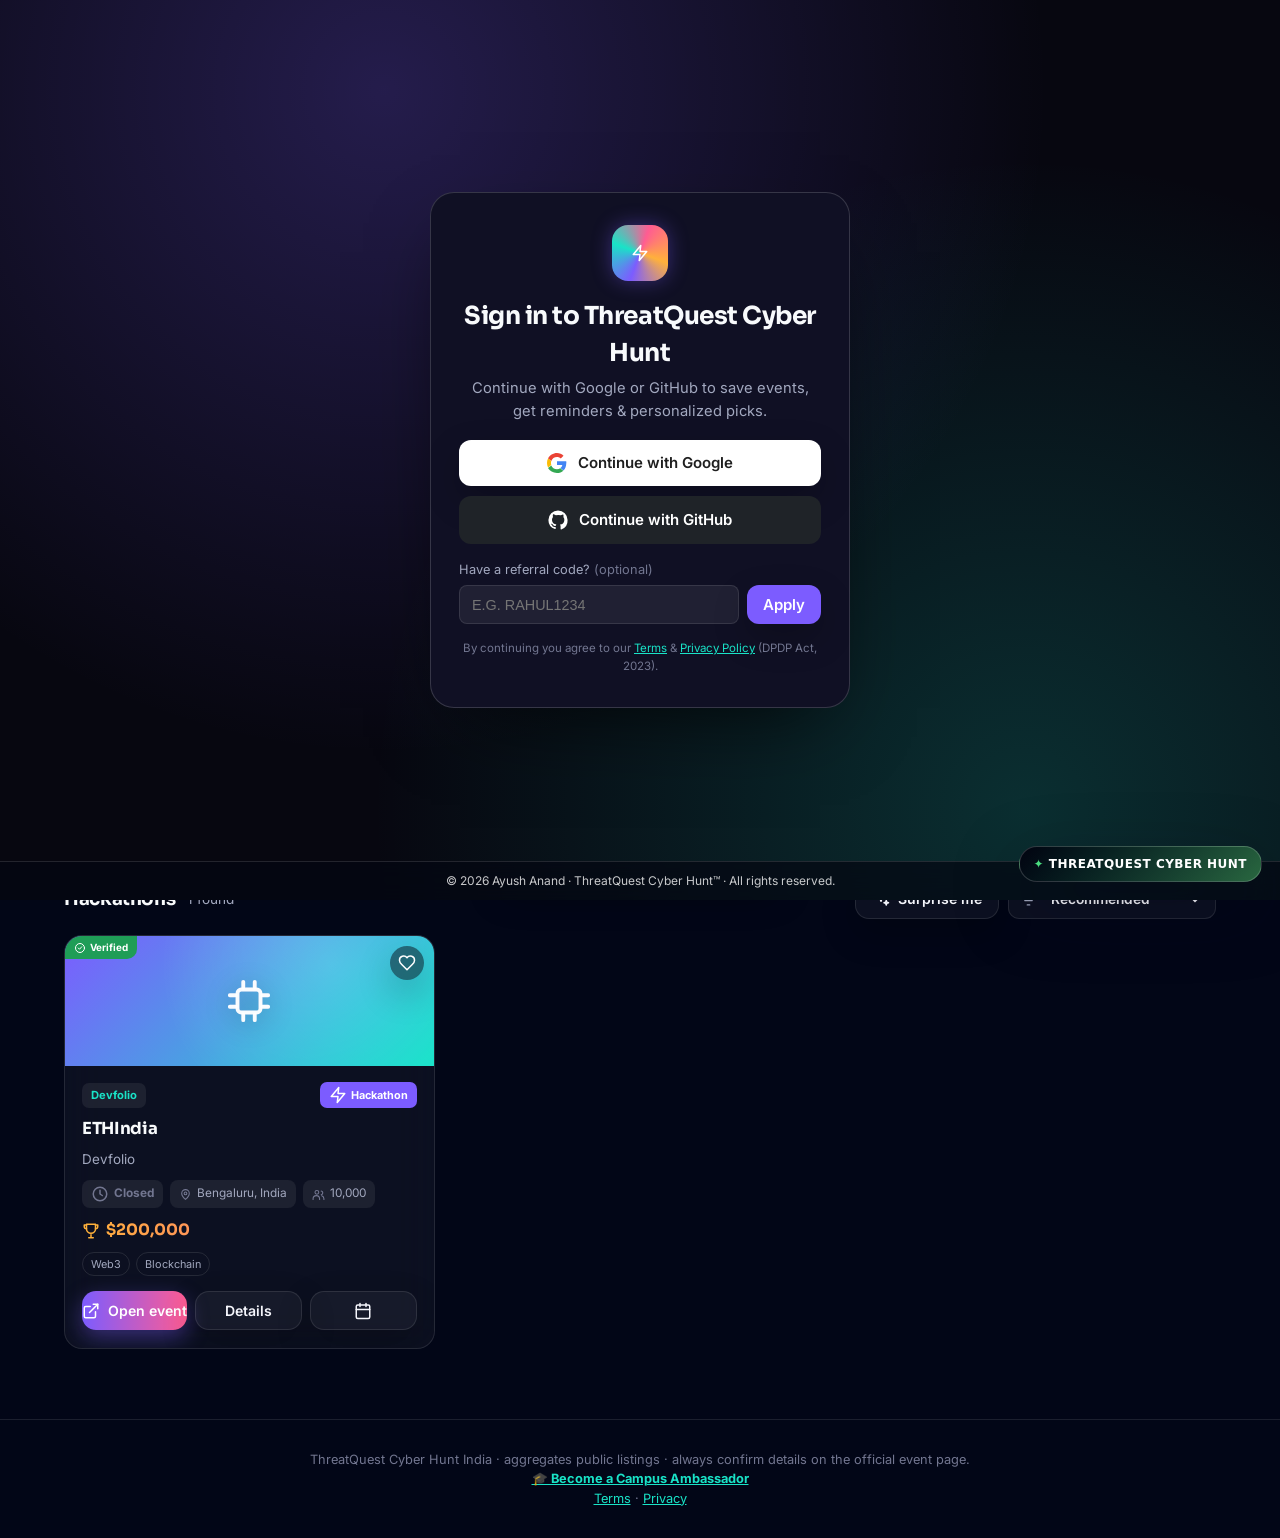
<file: index.html>
<!--
  ThreatQuest Cyber Hunt™
  Copyright © 2026 Ayush Anand. All rights reserved.
  Unauthorized rebranding, redistribution, or republication is prohibited.
-->
<!DOCTYPE html>
<html lang="en" data-theme="dark">
<head>
<meta charset="UTF-8" />
<meta name="viewport" content="width=device-width, initial-scale=1.0, viewport-fit=cover" />
<title>ThreatQuest Cyber Hunt</title>
<meta name="description" content="ThreatQuest Cyber Hunt is the #1 place to find every hackathon, ideathon, hiring challenge and tech conference in India — live deadlines, direct apply links, and a team finder. Free for students.">
<meta name="keywords" content="hackathons in india, upcoming hackathons 2026, hiring challenges, ideathons, tech conferences india, student hackathons, devfolio, devpost, unstop, hack2skill">
<link rel="canonical" href="./">
<meta name="robots" content="index,follow,max-image-preview:large">
<meta property="og:type" content="website">
<meta property="og:site_name" content="ThreatQuest Cyber Hunt">
<meta property="og:title" content="ThreatQuest Cyber Hunt — All Hackathons of India in One Place">
<meta property="og:description" content="Every hackathon, hiring challenge, ideathon & tech conference in India — live deadlines + direct apply links. Free for students.">
<meta property="og:url" content="./">
<meta property="og:image" content="./icon-512.png">
<meta name="twitter:card" content="summary_large_image">
<meta name="twitter:title" content="ThreatQuest Cyber Hunt — All Hackathons of India in One Place">
<meta name="twitter:description" content="Every hackathon, hiring challenge & tech conference in India, with deadlines + apply links. Free for students.">
<meta name="twitter:image" content="./icon-512.png">
<script type="application/ld+json">{"@context":"https://schema.org","@type":"WebSite","name":"ThreatQuest Cyber Hunt","alternateName":"ThreatQuest Cyber Hunt India","url":"./","description":"Every hackathon, hiring challenge, ideathon and tech conference in India in one place.","potentialAction":{"@type":"SearchAction","target":"./?q={search_term_string}","query-input":"required name=search_term_string"}}</script>
<script type="application/ld+json">{"@context":"https://schema.org","@type":"Organization","name":"ThreatQuest Cyber Hunt","url":"./","logo":"./icon-512.png","description":"India's hub for hackathons, hiring challenges and tech events for students."}</script>
<link rel="manifest" href="manifest.webmanifest">
<meta name="theme-color" content="#07070f">
<link rel="apple-touch-icon" href="apple-touch-icon.png">
<meta name="apple-mobile-web-app-capable" content="yes">
<meta name="apple-mobile-web-app-status-bar-style" content="black-translucent">
<meta name="apple-mobile-web-app-title" content="ThreatQuest Cyber Hunt">
<link rel="icon" type="image/png" href="icon-192.png">
<link rel="preconnect" href="https://fonts.googleapis.com">
<link href="https://fonts.googleapis.com/css2?family=Sora:wght@500;600;700;800&family=Inter:wght@400;500;600;700&display=swap" rel="stylesheet">
<script src="https://accounts.google.com/gsi/client" async></script>
<script async src="https://pagead2.googlesyndication.com/pagead/js/adsbygoogle.js?client=ca-pub-4049547964284904" crossorigin="anonymous"></script>
<script async src="https://www.googletagmanager.com/gtag/js?id=G-CHN47PTB76"></script>
<script>window.dataLayer=window.dataLayer||[];function gtag(){dataLayer.push(arguments);}gtag('js',new Date());gtag('config','G-CHN47PTB76');</script>
<style>
:root{
  --bg:#070710; --bg2:#101024; --surface:rgba(255,255,255,.045); --surface-2:rgba(255,255,255,.07);
  --brd:rgba(255,255,255,.10); --brd-2:rgba(255,255,255,.16);
  --txt:#f4f5fb; --muted:#a2a8bf; --faint:#727690;
  --accent:#7c5cff; --accent-2:#19e3c7; --accent-3:#ff5c92; --accent-4:#ffb13b;
  --glow:rgba(124,92,255,.38); --radius:18px; --maxw:1200px;
  --shadow:0 18px 50px -22px rgba(0,0,0,.7);
}
[data-theme="light"]{
  --bg:#f3f5fb; --bg2:#e7ebf6; --surface:#ffffff; --surface-2:#f3f4fb;
  --brd:rgba(20,22,45,.10); --brd-2:rgba(20,22,45,.18);
  --txt:#13152a; --muted:#565b76; --faint:#878ca6; --glow:rgba(124,92,255,.22);
  --shadow:0 18px 44px -26px rgba(20,22,60,.45);
}
*{box-sizing:border-box;margin:0;padding:0}
html{scroll-behavior:smooth;-webkit-text-size-adjust:100%}
body{font-family:Inter,system-ui,sans-serif;background:var(--bg);color:var(--txt);
  min-height:100vh;overflow-x:hidden;transition:background .4s,color .4s;line-height:1.5}
h1,h2,h3,h4,.font-d{font-family:Sora,sans-serif;letter-spacing:-.02em}
a{color:inherit}
.ic{width:18px;height:18px;flex:none;vertical-align:middle}
.ic-sm{width:15px;height:15px}.ic-lg{width:22px;height:22px}
::-webkit-scrollbar{width:10px;height:10px}::-webkit-scrollbar-thumb{background:var(--brd-2);border-radius:8px}

/* ---------- backdrop ---------- */
.aurora{position:fixed;inset:0;z-index:-2;overflow:hidden;pointer-events:none}
.aurora span{position:absolute;border-radius:50%;filter:blur(100px);opacity:.5;animation:float 20s ease-in-out infinite}
.aurora span:nth-child(1){width:520px;height:520px;background:var(--accent);top:-160px;left:-120px}
.aurora span:nth-child(2){width:440px;height:440px;background:var(--accent-2);bottom:-160px;right:-100px;animation-delay:-7s}
.aurora span:nth-child(3){width:380px;height:380px;background:var(--accent-3);top:35%;left:60%;animation-delay:-13s}
@keyframes float{0%,100%{transform:translate(0,0) scale(1)}33%{transform:translate(60px,-50px) scale(1.12)}66%{transform:translate(-50px,40px) scale(.92)}}
.grid-bg{position:fixed;inset:0;z-index:-1;pointer-events:none;
  background-image:linear-gradient(var(--brd) 1px,transparent 1px),linear-gradient(90deg,var(--brd) 1px,transparent 1px);
  background-size:48px 48px;opacity:.5;mask-image:radial-gradient(circle at 50% 0,#000,transparent 78%)}

/* ---------- header ---------- */
header{position:sticky;top:0;z-index:60;backdrop-filter:blur(20px);
  background:color-mix(in srgb,var(--bg) 72%,transparent);border-bottom:1px solid var(--brd);
  padding-top:env(safe-area-inset-top)}
.bar{max-width:var(--maxw);margin:0 auto;padding:12px clamp(14px,3vw,28px);display:flex;align-items:center;gap:14px}
.brand{font-family:Sora;font-weight:800;font-size:1.25rem;display:flex;align-items:center;gap:10px;white-space:nowrap}
.logo{width:34px;height:34px;border-radius:10px;background:conic-gradient(from 200deg,var(--accent),var(--accent-2),var(--accent-3),var(--accent-4),var(--accent));
  box-shadow:0 0 20px var(--glow);display:grid;place-items:center;color:#fff;animation:spin 12s linear infinite}
@keyframes spin{to{transform:rotate(360deg)}}
.grad{background:linear-gradient(90deg,var(--accent),var(--accent-2));-webkit-background-clip:text;background-clip:text;color:transparent}
.nav{display:flex;gap:2px;margin-left:6px;background:var(--surface);border:1px solid var(--brd);padding:4px;border-radius:14px}
.nav-btn{display:flex;align-items:center;gap:7px;background:none;border:none;color:var(--muted);font-weight:600;
  font-size:.86rem;padding:9px 13px;border-radius:10px;cursor:pointer;transition:.18s;font-family:inherit;white-space:nowrap}
.nav-btn:hover{color:var(--txt)}
.nav-btn.active{color:#fff;background:linear-gradient(90deg,var(--accent),var(--accent-3));box-shadow:0 6px 16px var(--glow)}
.spacer{margin-left:auto}
.iconbtn{width:40px;height:40px;display:grid;place-items:center;border:1px solid var(--brd);background:var(--surface);
  color:var(--txt);border-radius:11px;cursor:pointer;transition:.18s}
.iconbtn:hover{background:var(--surface-2);transform:translateY(-1px)}
.btn{display:inline-flex;align-items:center;gap:8px;border:1px solid var(--brd);background:var(--surface);color:var(--txt);
  padding:10px 16px;border-radius:11px;cursor:pointer;font-weight:600;font-size:.88rem;font-family:inherit;
  transition:.18s;text-decoration:none;white-space:nowrap}
.btn:hover{background:var(--surface-2);transform:translateY(-1px)}
.btn.primary{background:linear-gradient(90deg,var(--accent),var(--accent-3));border:none;color:#fff;box-shadow:0 8px 22px var(--glow)}
.btn.primary:hover{box-shadow:0 12px 28px var(--glow)}
.btn:active{transform:scale(.97)}
.avatar{width:40px;height:40px;border-radius:50%;border:2px solid var(--accent);cursor:pointer;background-size:cover;
  background-position:center;display:grid;place-items:center;color:#fff;font-weight:700;font-family:Sora;font-size:.95rem;flex:none}
.shield{display:inline-flex;align-items:center;gap:5px;padding:5px 10px;border-radius:999px;
  font-size:.72rem;font-weight:700;letter-spacing:.2px;white-space:nowrap;flex:none;
  color:#16a34a;background:rgba(22,163,74,.12);border:1px solid rgba(22,163,74,.35)}
.shield::before{content:"";width:7px;height:7px;border-radius:50%;background:#16a34a;
  box-shadow:0 0 0 0 rgba(22,163,74,.6);animation:shieldPulse 2s infinite}
.shield svg{color:#16a34a}
.shield.off{color:#9ca3af;background:rgba(120,120,120,.1);border-color:rgba(120,120,120,.3)}
.shield.off::before{background:#9ca3af;animation:none}
.shield.off svg{color:#9ca3af}
@keyframes shieldPulse{0%{box-shadow:0 0 0 0 rgba(22,163,74,.5)}70%{box-shadow:0 0 0 6px rgba(22,163,74,0)}100%{box-shadow:0 0 0 0 rgba(22,163,74,0)}}
@media(max-width:720px){.shield .shield-txt{display:none}.shield{padding:6px}}
.livebadge{display:inline-flex;align-items:center;gap:7px;margin:10px auto 0;padding:6px 13px;border-radius:30px;
  font-size:.78rem;font-weight:600;color:#16a34a;background:rgba(22,163,74,.1);border:1px solid rgba(22,163,74,.3)}
.livedot{width:8px;height:8px;border-radius:50%;background:#16a34a;box-shadow:0 0 0 0 rgba(22,163,74,.5);animation:livePulse 1.8s infinite}
@keyframes livePulse{0%{box-shadow:0 0 0 0 rgba(22,163,74,.5)}70%{box-shadow:0 0 0 7px rgba(22,163,74,0)}100%{box-shadow:0 0 0 0 rgba(22,163,74,0)}}
.iconbtn-sm{flex:none;padding:0;width:42px;justify-content:center}
.prof-hero{display:flex;align-items:center;gap:16px}
.prof-av{width:66px;height:66px;border-radius:50%;background-size:cover;background-position:center;flex:none;
  display:grid;place-items:center;font-family:Sora,sans-serif;font-weight:800;font-size:1.7rem;color:#fff;
  background:linear-gradient(135deg,var(--accent),var(--accent-3));border:2px solid var(--accent)}
.prof-hero h2{font-size:1.4rem}
.prof-meta{display:flex;flex-wrap:wrap;gap:7px;margin-top:8px}
.prof-meta .pm{font-size:.74rem;color:var(--muted);background:var(--surface-2);border:1px solid var(--brd);padding:4px 10px;border-radius:8px}
@media(max-width:560px){.prof-hero{gap:12px}.prof-av{width:54px;height:54px;font-size:1.4rem}.prof-hero h2{font-size:1.15rem}.lo-txt{display:none}}
.journey .jh-ic{width:26px;height:26px;color:#ff8a3d}
.journey .jh-ic svg{width:22px;height:22px}
.jstats{display:grid;grid-template-columns:repeat(4,1fr);gap:11px;margin-top:16px}
.jstat{background:var(--surface-2);border:1px solid var(--brd);border-radius:14px;padding:15px 8px 12px;text-align:center;position:relative}
.jstat .ji{display:block;margin:0 auto 6px;color:var(--muted)}
.jstat .ji svg{width:18px;height:18px}
.jstat b{font-family:Sora;font-size:1.55rem;display:block;line-height:1;background:linear-gradient(90deg,#f5b301,#ff8a3d);-webkit-background-clip:text;background-clip:text;color:transparent}
.jstat span{color:var(--muted);font-size:.68rem;text-transform:uppercase;letter-spacing:.05em;font-weight:600;margin-top:4px;display:block}
.badges{display:grid;grid-template-columns:repeat(auto-fill,minmax(150px,1fr));gap:10px;margin-top:6px}
.badge-chip{display:flex;align-items:center;gap:10px;padding:11px 13px;border-radius:14px;font-size:.82rem;font-weight:600;
  border:1px solid var(--brd);background:var(--surface-2);transition:.18s}
.badge-chip .bi{width:32px;height:32px;border-radius:10px;display:grid;place-items:center;flex:none;color:#fff;background:var(--brd)}
.badge-chip .bi svg{width:17px;height:17px}
.badge-chip.on{border-color:rgba(245,179,1,.5)}
.badge-chip.on .bi{background:linear-gradient(135deg,#f5b301,#ff8a3d)}
.badge-chip.off{opacity:.5}
.badge-chip.off .bi{color:var(--muted)}
.streak-pill{display:inline-flex;align-items:center;gap:5px;padding:6px 12px;border-radius:30px;cursor:pointer;
  font-size:.8rem;font-weight:700;color:#ff8a3d;background:rgba(245,179,1,.12);border:1px solid rgba(245,179,1,.35);flex:none}
.streak-pill svg{flex:none}
@media(max-width:560px){.jstats{grid-template-columns:repeat(2,1fr);gap:8px}.jstat b{font-size:1.4rem}.streak-pill .sp-txt{display:none}}
/* ---------- full-screen preloader ---------- */
#preloader{position:fixed;inset:0;z-index:9999;background:radial-gradient(900px 500px at 50% 30%,rgba(124,92,255,.16),transparent),var(--bg);
  display:flex;flex-direction:column;align-items:center;justify-content:center;gap:22px;transition:opacity .5s ease,visibility .5s}
#preloader.hide{opacity:0;visibility:hidden;pointer-events:none}
.pl-brand{font-family:Sora,sans-serif;font-weight:800;font-size:1.8rem;letter-spacing:.3px}
.pl-sub{color:var(--muted);font-size:.82rem;letter-spacing:.3px}
.loader{width:80px;height:50px;position:relative}
.loader-text{position:absolute;top:0;padding:0;margin:0;color:#C8B6FF;animation:text_713 3.5s ease both infinite;font-size:.8rem;letter-spacing:1px}
.load{background-color:#9A79FF;border-radius:50px;display:block;height:16px;width:16px;bottom:0;position:absolute;transform:translateX(64px);animation:loading_713 3.5s ease both infinite}
.load::before{position:absolute;content:"";width:100%;height:100%;background-color:#D1C2FF;border-radius:inherit;animation:loading2_713 3.5s ease both infinite}
@keyframes text_713{0%{letter-spacing:1px;transform:translateX(0)}40%{letter-spacing:2px;transform:translateX(26px)}80%{letter-spacing:1px;transform:translateX(32px)}90%{letter-spacing:2px;transform:translateX(0)}100%{letter-spacing:1px;transform:translateX(0)}}
@keyframes loading_713{0%{width:16px;transform:translateX(0)}40%{width:100%;transform:translateX(0)}80%{width:16px;transform:translateX(64px)}90%{width:100%;transform:translateX(0)}100%{width:16px;transform:translateX(0)}}
@keyframes loading2_713{0%{transform:translateX(0);width:16px}40%{transform:translateX(0%);width:80%}80%{width:100%;transform:translateX(0)}90%{width:80%;transform:translateX(15px)}100%{transform:translateX(0);width:16px}}
.sample-flag.featured{background:linear-gradient(90deg,#f5b301,#ff8a3d);color:#241400}
.card.is-featured{border-color:rgba(245,179,1,.55);box-shadow:0 0 0 1px rgba(245,179,1,.35),0 14px 36px rgba(245,179,1,.12)}
.search-clear{background:var(--surface-2);border:1px solid var(--brd);color:var(--muted);
  width:30px;height:30px;border-radius:50%;cursor:pointer;font-size:.85rem;flex:none;display:grid;place-items:center}
.search-clear:hover{color:var(--txt)}

/* mobile menu — full-screen overlay (bulletproof, no transforms/cascade conflicts) */
.menu-toggle{display:none}
#mobileMenu{display:none}
@media(max-width:880px){
  .nav{display:none!important}                 /* hide the desktop pill nav on mobile */
  .menu-toggle{display:grid;flex:0 0 auto;width:44px;height:44px;z-index:61}
  .menu-toggle svg{width:24px;height:24px}
  .shield{display:none}
  #refreshBtn,#themeBtn{display:none}
  #mobileMenu{position:fixed;inset:0;z-index:300;background:var(--bg);
    flex-direction:column;gap:8px;overflow-y:auto;
    padding:calc(env(safe-area-inset-top) + 16px) 18px calc(env(safe-area-inset-bottom) + 28px)}
  #mobileMenu.open{display:flex}
  body.menu-open{overflow:hidden}
  .mm-head{display:flex;align-items:center;justify-content:space-between;margin-bottom:8px}
  .mm-title{font-family:Sora,sans-serif;font-weight:800;font-size:1.1rem}
  .mm-close{width:44px;height:44px;border-radius:12px;border:1px solid var(--brd);
    background:var(--surface);color:var(--txt);font-size:1.1rem;cursor:pointer}
  .mm-item{display:flex;align-items:center;gap:14px;width:100%;text-align:left;
    padding:17px 18px;border-radius:14px;border:1px solid var(--brd);background:var(--surface);
    color:var(--txt);font-size:1.05rem;font-weight:600;font-family:inherit;cursor:pointer;text-decoration:none}
  .mm-item svg{width:22px;height:22px;color:var(--accent-2);flex:none}
  .mm-item.active{background:linear-gradient(90deg,color-mix(in srgb,var(--accent) 26%,transparent),var(--surface));
    border-color:var(--accent);color:#fff}
  .mm-item:active{transform:scale(.98)}
}

/* ---------- hero ---------- */
.hero{max-width:var(--maxw);margin:0 auto;text-align:center;padding:clamp(34px,7vw,72px) clamp(16px,4vw,24px) 22px}
.kicker{display:inline-flex;align-items:center;gap:8px;font-size:.78rem;font-weight:600;color:var(--muted);
  background:var(--surface);border:1px solid var(--brd);padding:6px 14px;border-radius:30px;margin-bottom:20px}
.hero h1{font-size:clamp(2rem,5.4vw,3.7rem);font-weight:800;line-height:1.05}
.hero p{color:var(--muted);max-width:600px;margin:16px auto 0;font-size:clamp(.95rem,2vw,1.08rem)}
.stats{display:grid;grid-template-columns:repeat(4,1fr);gap:12px;max-width:680px;margin:28px auto 0}
@media(max-width:560px){.stats{grid-template-columns:repeat(2,1fr)}}
.stat{background:var(--surface);border:1px solid var(--brd);border-radius:14px;padding:14px 10px}
.stat b{font-family:Sora;font-size:1.6rem;display:block;background:linear-gradient(90deg,var(--accent-2),var(--accent));
  -webkit-background-clip:text;background-clip:text;color:transparent}
.stat span{color:var(--muted);font-size:.72rem;text-transform:uppercase;letter-spacing:.08em;font-weight:600}

/* ---------- controls ---------- */
.controls{max-width:var(--maxw);margin:24px auto 0;padding:0 clamp(14px,4vw,24px);display:flex;flex-direction:column;gap:14px}
.searchbar{display:flex;align-items:center;gap:12px;background:var(--surface);border:1px solid var(--brd);
  border-radius:14px;padding:13px 16px;transition:.2s}
.searchbar:focus-within{border-color:var(--accent);box-shadow:0 0 0 3px var(--glow)}
.searchbar input{flex:1;background:none;border:none;outline:none;color:var(--txt);font-size:1rem;font-family:inherit}
.searchbar input::placeholder{color:var(--faint)}
.searchbar .ic{color:var(--muted)}
.filter-row{display:flex;align-items:center;gap:10px}
.filter-label{display:flex;align-items:center;gap:6px;font-size:.7rem;text-transform:uppercase;letter-spacing:.1em;
  color:var(--faint);font-weight:700;min-width:74px;flex:none}
.chips{display:flex;gap:8px;flex-wrap:wrap}
.chip{display:inline-flex;align-items:center;gap:7px;padding:8px 14px;border-radius:11px;border:1px solid var(--brd);
  background:var(--surface);color:var(--muted);cursor:pointer;font-size:.83rem;font-weight:600;transition:.16s;white-space:nowrap;font-family:inherit}
.chip:hover{color:var(--txt);border-color:var(--brd-2);transform:translateY(-1px)}
.chip.active{background:linear-gradient(90deg,var(--accent),var(--accent-3));color:#fff;border-color:transparent;box-shadow:0 6px 16px var(--glow)}
.chip .ic{width:15px;height:15px}
.chip.theme.active{background:linear-gradient(90deg,var(--accent-2),var(--accent))}
@media(max-width:700px){.filter-row{flex-direction:column;align-items:flex-start;gap:7px}.filter-label{min-width:0}}
.src-status{max-width:var(--maxw);margin:14px auto 0;padding:0 clamp(14px,4vw,24px);display:flex;gap:14px;flex-wrap:wrap;font-size:.74rem;color:var(--muted)}
.dot{width:8px;height:8px;border-radius:50%;display:inline-block;margin-right:6px}
.result-head{max-width:var(--maxw);margin:22px auto 0;padding:0 clamp(14px,4vw,24px);display:flex;justify-content:space-between;align-items:center;gap:12px;flex-wrap:wrap}
.result-head h2{font-size:1.15rem}.result-head .count{color:var(--muted);font-size:.85rem}
.closing-bar{display:inline-flex;align-items:center;gap:6px;cursor:pointer;font-size:.8rem;font-weight:700;
  color:#ff8a3d;background:rgba(245,179,1,.12);border:1px solid rgba(245,179,1,.35);padding:5px 11px;border-radius:30px}
.closing-bar:hover{background:rgba(245,179,1,.2)}.closing-bar svg{width:14px;height:14px}
.rh-tools{display:flex;gap:9px;align-items:center;flex-wrap:wrap}
.select-wrap{display:flex;align-items:center;gap:7px;background:var(--surface);border:1px solid var(--brd);border-radius:11px;padding:0 12px;color:var(--muted)}
.select-wrap .ic{width:15px;height:15px}
.select-wrap select{background:none;border:none;color:var(--txt);font-family:inherit;font-size:.86rem;font-weight:600;padding:10px 4px;outline:none;cursor:pointer}
.select-wrap select option{background:var(--bg2);color:var(--txt)}
.countdown{font-size:.74rem;font-weight:700;padding:5px 9px;border-radius:8px;display:inline-flex;gap:5px;align-items:center}
.countdown.urgent{background:rgba(255,92,146,.16);color:#ff7ba6}
.countdown.soon{background:rgba(255,177,59,.16);color:#ffc266}
.countdown.calm{background:var(--surface-2);color:var(--muted)}
.countdown.ended{background:var(--surface-2);color:var(--faint)}

/* ---------- grid / cards ---------- */
.grid{max-width:var(--maxw);margin:16px auto 70px;padding:0 clamp(14px,4vw,24px);
  display:grid;grid-template-columns:repeat(auto-fill,minmax(290px,1fr));gap:20px}
@media(max-width:640px){.grid{grid-template-columns:1fr;gap:16px}}
.card{background:var(--surface);border:1px solid var(--brd);border-radius:var(--radius);overflow:hidden;position:relative;
  display:flex;flex-direction:column;cursor:pointer;transition:transform .25s cubic-bezier(.2,.8,.2,1),box-shadow .25s,border-color .25s;
  opacity:0;transform:translateY(20px);animation:rise .5s forwards}
@keyframes rise{to{opacity:1;transform:translateY(0)}}
.card:hover{border-color:var(--brd-2);box-shadow:var(--shadow)}
.banner{height:130px;position:relative;display:grid;place-items:center;overflow:hidden}
.banner img{width:100%;height:100%;object-fit:cover;transition:transform .45s}
.card:hover .banner img{transform:scale(1.07)}
.banner.gen::after{content:"";position:absolute;inset:0;background:radial-gradient(circle at 72% 22%,rgba(255,255,255,.28),transparent 60%);mix-blend-mode:overlay}
.banner .b-ic{position:absolute;inset:0;margin:auto;width:54px;height:54px;display:grid;place-items:center;
  color:rgba(255,255,255,.96);filter:drop-shadow(0 4px 12px rgba(0,0,0,.3))}
.banner .b-ic svg{width:46px;height:46px}
.banner img{position:absolute;inset:0;z-index:1}
@keyframes bob{0%,100%{transform:translateY(0)}50%{transform:translateY(-6px)}}
.ribbon{position:absolute;bottom:10px;left:10px;display:inline-flex;align-items:center;gap:5px;background:rgba(8,8,18,.62);
  color:#fff;font-size:.66rem;font-weight:800;letter-spacing:.06em;padding:5px 10px;border-radius:8px;backdrop-filter:blur(6px)}
.ribbon.gov{background:rgba(255,177,59,.92);color:#1a1200}
.bookmark{position:absolute;top:10px;right:10px;z-index:3;width:34px;height:34px;border-radius:50%;border:none;
  background:rgba(8,8,18,.5);color:#fff;display:grid;place-items:center;cursor:pointer;backdrop-filter:blur(6px);transition:.18s}
.bookmark:hover{transform:scale(1.15);background:rgba(8,8,18,.75)}
.bookmark.on{background:var(--accent-3)}
.bookmark.on .ic{fill:#fff}
.body{padding:16px 17px 18px;display:flex;flex-direction:column;gap:9px;flex:1}
.top{display:flex;justify-content:space-between;align-items:center;gap:8px}
.pill{font-size:.7rem;font-weight:700;padding:4px 9px;border-radius:7px;background:var(--surface-2);color:var(--accent-2);white-space:nowrap}
.badge{font-size:.68rem;font-weight:700;padding:4px 9px;border-radius:7px;color:#fff;display:inline-flex;align-items:center;gap:4px;white-space:nowrap}
.card h3{font-size:1.04rem;line-height:1.25;margin-top:2px}
.org{color:var(--muted);font-size:.84rem;display:flex;align-items:center;gap:6px;flex-wrap:wrap}
.rec{color:var(--accent-2);font-weight:700;font-size:.72rem;display:inline-flex;align-items:center;gap:3px}
.meta{display:flex;gap:7px;flex-wrap:wrap;margin-top:2px}
.m{font-size:.74rem;color:var(--muted);background:var(--surface-2);padding:5px 9px;border-radius:8px;display:inline-flex;gap:5px;align-items:center}
.m .ic{width:13px;height:13px;color:var(--faint)}
.money{font-family:Sora;font-weight:700;font-size:.98rem;display:flex;align-items:center;gap:6px;margin-top:2px;
  background:linear-gradient(90deg,var(--accent-4),var(--accent-3));-webkit-background-clip:text;background-clip:text;color:transparent}
.money .ic{color:var(--accent-4)}
.tags{display:flex;gap:6px;flex-wrap:wrap}
.tag{font-size:.68rem;color:var(--muted);border:1px solid var(--brd);padding:3px 8px;border-radius:20px}
.card-actions{display:flex;gap:8px;margin-top:auto;padding-top:6px}
.card-actions .btn{flex:1;justify-content:center;padding:9px}
.sample-flag{position:absolute;top:0;left:0;z-index:3;font-size:.62rem;font-weight:700;background:var(--accent-3);color:#fff;padding:4px 9px;border-bottom-right-radius:10px;display:inline-flex;align-items:center;gap:4px}
.sample-flag.verified{background:#1f9d57}
.sample-flag .ic{width:12px;height:12px}

/* skeleton */
.skel{height:280px;border-radius:var(--radius);background:linear-gradient(100deg,var(--surface) 30%,var(--surface-2) 50%,var(--surface) 70%);
  background-size:200% 100%;animation:sh 1.3s infinite}
@keyframes sh{to{background-position:-200% 0}}
.empty{grid-column:1/-1;text-align:center;color:var(--muted);padding:70px 20px;display:flex;flex-direction:column;align-items:center;gap:14px}
.empty .ic{width:42px;height:42px;color:var(--faint)}

/* ---------- modal / overlay ---------- */
.overlay{position:fixed;inset:0;background:rgba(4,4,12,.66);backdrop-filter:blur(7px);z-index:100;
  display:none;align-items:center;justify-content:center;padding:18px;opacity:0;transition:opacity .25s}
.overlay.show{display:flex;opacity:1}
.modal{background:var(--bg2);border:1px solid var(--brd-2);border-radius:22px;max-width:540px;width:100%;
  max-height:90vh;overflow:auto;transform:scale(.92) translateY(16px);transition:transform .3s cubic-bezier(.2,.9,.2,1);position:relative}
.overlay.show .modal{transform:none}
.modal-banner{height:120px;position:relative;display:grid;place-items:center;border-radius:22px 22px 0 0;overflow:hidden}
.modal-banner img{position:absolute;inset:0;z-index:1;width:100%;height:100%;object-fit:cover}
.modal-banner .b-ic{position:absolute;inset:0;margin:auto;width:50px;height:50px;display:grid;place-items:center;color:rgba(255,255,255,.96)}
.modal-banner .b-ic svg{width:44px;height:44px}
.modal-body{padding:22px 24px 24px}
.modal .close{position:absolute;top:14px;right:14px;z-index:4;width:38px;height:38px;border-radius:11px;border:none;
  background:rgba(8,8,18,.5);color:#fff;display:grid;place-items:center;cursor:pointer;backdrop-filter:blur(6px);transition:.2s}
.modal .close:hover{background:var(--accent-3);transform:rotate(90deg)}
.modal h2{font-size:1.4rem;margin:4px 0}
.row{display:flex;justify-content:space-between;gap:14px;padding:11px 0;border-bottom:1px solid var(--brd);font-size:.9rem}
.row span:first-child{color:var(--muted);display:flex;align-items:center;gap:7px}
.row span:first-child .ic{width:15px;height:15px;color:var(--faint)}
.cta{width:100%;justify-content:center;padding:14px;font-size:.98rem;margin-top:18px}
.mini-actions{display:flex;gap:9px;margin-top:10px}
.mini-actions .btn{flex:1;justify-content:center;padding:11px}

/* ---------- auth gate ---------- */
.gate{position:fixed;inset:0;z-index:200;display:none;align-items:center;justify-content:center;padding:18px;
  background:radial-gradient(circle at 30% 10%,rgba(124,92,255,.25),transparent 55%),
             radial-gradient(circle at 80% 90%,rgba(25,227,199,.18),transparent 50%),var(--bg)}
.gate.show{display:flex}
.gate-card{background:var(--bg2);border:1px solid var(--brd-2);border-radius:24px;max-width:420px;width:100%;
  padding:32px 28px;text-align:center;box-shadow:0 30px 80px -30px rgba(0,0,0,.8);animation:rise .5s forwards}
.gate-card .logo{width:56px;height:56px;margin:0 auto 16px;border-radius:16px}
.gate-card h2{font-size:1.55rem}
.gate-card .sub{color:var(--muted);font-size:.92rem;margin-top:6px}
.seg{display:flex;background:var(--surface);border:1px solid var(--brd);border-radius:12px;padding:4px;margin:22px 0 6px}
.seg button{flex:1;background:none;border:none;color:var(--muted);font-weight:700;font-size:.88rem;padding:9px;border-radius:9px;cursor:pointer;font-family:inherit;transition:.18s}
.seg button.on{background:var(--surface-2);color:var(--txt);box-shadow:0 2px 8px rgba(0,0,0,.2)}
.field{text-align:left;margin-top:12px}
.field label{font-size:.74rem;font-weight:700;color:var(--muted);text-transform:uppercase;letter-spacing:.06em}
.field input{width:100%;margin-top:6px;background:var(--surface);border:1px solid var(--brd);border-radius:12px;
  padding:12px 14px;color:var(--txt);font-size:.95rem;outline:none;font-family:inherit;transition:.18s}
.field input:focus{border-color:var(--accent);box-shadow:0 0 0 3px var(--glow)}
.gbtn{width:100%;display:flex;align-items:center;justify-content:center;gap:11px;background:#fff;color:#1f1f1f;border:none;
  border-radius:12px;padding:13px;font-weight:600;font-size:.94rem;cursor:pointer;transition:.18s;font-family:inherit}
.gbtn:hover{transform:translateY(-2px);box-shadow:0 10px 24px rgba(0,0,0,.25)}
.divider{display:flex;align-items:center;gap:12px;color:var(--faint);font-size:.76rem;margin:18px 0}
.divider::before,.divider::after{content:"";flex:1;height:1px;background:var(--brd)}
.gate .note{font-size:.72rem;color:var(--faint);margin-top:16px;line-height:1.5}
.gate-interests{display:flex;flex-wrap:wrap;gap:7px;justify-content:center;margin-top:10px}

/* profile + resources */
.panel{max-width:760px;margin:26px auto 70px;padding:0 clamp(14px,4vw,24px);display:none}
.panel.show{display:block}
.pcard{background:var(--surface);border:1px solid var(--brd);border-radius:var(--radius);padding:24px}
.pcard h2{font-size:1.4rem}
.interest{display:inline-flex;align-items:center;gap:6px;padding:8px 14px;border-radius:30px;border:1px solid var(--brd);
  background:var(--surface-2);cursor:pointer;font-size:.82rem;font-weight:600;color:var(--muted);transition:.16s;margin:5px 6px 0 0}
.interest:hover{color:var(--txt)}
.interest.on{background:linear-gradient(90deg,var(--accent),var(--accent-3));color:#fff;border-color:transparent}
.res-wrap{max-width:var(--maxw);margin:14px auto 70px;padding:0 clamp(14px,4vw,24px);display:none}
.res-wrap.show{display:block}
.res-h{font-family:Sora,sans-serif;font-size:1.15rem;margin:18px 0 12px;display:flex;align-items:center;gap:8px}
.res-grid{display:grid;grid-template-columns:repeat(auto-fill,minmax(250px,1fr));gap:16px}
/* live auto-scrolling course strip */
.cmar{overflow:hidden;position:relative;margin:4px -4px 6px;-webkit-mask-image:linear-gradient(90deg,transparent,#000 5%,#000 95%,transparent)}
.cmar-track{display:flex;gap:14px;width:max-content;animation:marq 36s linear infinite}
.cmar:hover .cmar-track{animation-play-state:paused}
@keyframes marq{from{transform:translateX(0)}to{transform:translateX(-50%)}}
.cchip{flex:none;display:flex;align-items:center;gap:11px;background:var(--surface);border:1px solid var(--brd);
  border-radius:14px;padding:12px 16px;text-decoration:none;color:var(--txt);min-width:238px;transition:.18s}
.cchip:hover{border-color:var(--accent);transform:translateY(-3px)}
.cchip .ci{width:36px;height:36px;border-radius:10px;display:grid;place-items:center;color:#fff;flex:none}
.cchip b{font-size:.9rem;display:block}.cchip .cs{color:var(--muted);font-size:.72rem}
.res{background:var(--surface);border:1px solid var(--brd);border-radius:var(--radius);padding:22px;text-decoration:none;
  color:var(--txt);transition:.2s;display:flex;flex-direction:column;gap:8px}
.res:hover{transform:translateY(-4px);border-color:var(--accent);box-shadow:var(--shadow)}
.res .r-ic{width:40px;height:40px;border-radius:11px;display:grid;place-items:center;color:#fff;margin-bottom:4px}
.res h3{font-size:1.04rem}.res p{color:var(--muted);font-size:.85rem}
.res .go{margin-top:auto;color:var(--accent-2);font-size:.8rem;font-weight:700;display:inline-flex;align-items:center;gap:5px}

/* toast + toTop */
.toTop{position:fixed;bottom:24px;right:24px;width:50px;height:50px;border-radius:50%;border:none;z-index:70;
  background:linear-gradient(135deg,var(--accent),var(--accent-3));color:#fff;display:grid;place-items:center;cursor:pointer;
  box-shadow:0 12px 30px var(--glow);opacity:0;pointer-events:none;transition:.3s}
.toTop.show{opacity:1;pointer-events:auto}.toTop:hover{transform:translateY(-3px) scale(1.06)}
.toast{position:fixed;bottom:24px;left:50%;transform:translateX(-50%) translateY(90px);z-index:130;display:flex;align-items:center;gap:9px;
  background:var(--bg2);border:1px solid var(--brd-2);padding:12px 18px;border-radius:13px;font-size:.88rem;
  box-shadow:0 14px 34px rgba(0,0,0,.5);opacity:0;transition:.35s}
.toast.show{transform:translateX(-50%) translateY(0);opacity:1}
.toast .ic{color:var(--accent-2)}
footer{text-align:center;color:var(--faint);padding:30px;font-size:.8rem;border-top:1px solid var(--brd)}
.hide{display:none!important}
/* ============ MOBILE / iPhone polish ============ */
html{-webkit-text-size-adjust:100%}
body{overflow-x:hidden}                 /* never allow sideways scroll */
*{-webkit-tap-highlight-color:transparent}
img,svg,video{max-width:100%}
/* respect iPhone notch / home-bar safe areas */
.bar{padding-left:max(clamp(14px,3vw,28px),env(safe-area-inset-left));
     padding-right:max(clamp(14px,3vw,28px),env(safe-area-inset-right))}
footer{padding-bottom:max(30px,calc(env(safe-area-inset-bottom) + 16px))}

@media(max-width:560px){
  :root{--maxw:100%}
  .bar{gap:8px;padding-top:10px;padding-bottom:10px}
  .brand{font-size:1.08rem}
  .iconbtn,.avatar{width:40px;height:40px}
  .hero{padding-top:26px;padding-bottom:14px}
  .hero h1{font-size:1.7rem;line-height:1.12}
  .hero p{font-size:.92rem;margin-top:12px}
  .kicker{font-size:.72rem;margin-bottom:14px}
  .stat b{font-size:1.3rem}
  .controls{margin-top:18px;gap:11px}
  .searchbar{padding:11px 13px;position:sticky;top:calc(56px + env(safe-area-inset-top));z-index:40}
  .searchbar input{font-size:16px}          /* 16px stops iOS auto-zoom on focus */
  input,select,textarea{font-size:16px}
  .chips{gap:7px}
  .chip{padding:9px 13px;font-size:.82rem}
  .result-head{margin-top:18px}
  .grid{gap:14px;margin-bottom:48px}
  .card{border-radius:16px}
  .thumb,.card img{height:150px}
  .body{padding:14px 15px 16px;gap:8px}
  .card-actions{flex-wrap:wrap}
  .card-actions .btn{flex:1;justify-content:center;min-height:44px}
  .btn{min-height:42px}
  /* auth gate + profile fit the screen cleanly */
  #gate .gate-card,.gate-card{width:94vw;max-width:94vw;padding:22px 18px;
     max-height:90vh;overflow-y:auto}
  #profileView,.panel{padding:16px 14px;border-radius:16px}
  .field input,.field textarea{font-size:16px}
}

/* very small phones (iPhone SE etc.) */
@media(max-width:380px){
  .hero h1{font-size:1.5rem}
  .stats{grid-template-columns:repeat(2,1fr)}
  .nav-btn{font-size:.9rem}
}
</style>
  <link rel="stylesheet" href="assets/ayush-premium.css">
</head>
<body>
<div id="preloader">
  <div class="pl-brand">ThreatQuest <span class="grad">Cyber Hunt</span></div>
  <div class="loader"><span class="loader-text">loading</span><span class="load"></span></div>
  <div class="pl-sub">finding India's best cyber hackathons…</div>
</div>
<!--SEO_INJECT--><div class="aurora"><span></span><span></span><span></span></div>
<div class="grid-bg"></div>

<header>
  <div class="bar">
    <div class="brand"><span class="logo" id="logoIc"></span>ThreatQuest <span class="grad">Cyber Hunt</span></div>
    <nav class="nav" id="nav">
      <button class="nav-btn active" data-tab="hackathons"><span data-i="zap"></span>Hackathons</button>
      <button class="nav-btn" data-tab="community"><span data-i="ticket"></span>Community</button>
      <button class="nav-btn" data-tab="teams"><span data-i="users"></span>Team Finder</button>
      <button class="nav-btn" data-tab="saved"><span data-i="heart"></span>Saved</button>
      <button class="nav-btn" data-tab="history"><span data-i="clock"></span>Past</button>
      <button class="nav-btn" data-tab="resources"><span data-i="book"></span>Resources</button>
    </nav>
    <div class="spacer"></div>
    <span class="shield" id="shield" title="This site is actively protected: live attack scanning, auto-ban & encryption">
      <svg viewBox="0 0 24 24" width="14" height="14" fill="none" stroke="currentColor" stroke-width="2.2" stroke-linecap="round" stroke-linejoin="round"><path d="M12 22s8-4 8-10V5l-8-3-8 3v7c0 6 8 10 8 10z"/><path d="m9 12 2 2 4-4"/></svg>
      <span class="shield-txt">Protected</span></span>
    <span class="streak-pill" id="streakPill" style="display:none" title="Your daily streak"><svg viewBox="0 0 24 24" width="14" height="14" fill="currentColor"><path d="M12 2c1.5 3.5 4.5 4.8 4.5 8.5a4.5 4.5 0 0 1-9 0c0-1.3.5-2.3 1.2-3.2.4 1.6 1.8 1.9 1.8 1.9-1.2-2.8.3-5.4 1.5-7.2z"/></svg><span id="streakNum">0</span><span class="sp-txt">&nbsp;day streak</span></span>
    <button class="iconbtn" id="refreshBtn" title="Refresh" data-i="refresh"></button>
    <button class="iconbtn" id="themeBtn" title="Theme" data-i="moon"></button>
    <button class="avatar" id="avatarBtn" title="Profile" style="display:none"></button>
    <button class="iconbtn menu-toggle" id="menuBtn" data-i="menu"></button>
  </div>
</header>
<div id="mobileMenu">
  <div class="mm-head">
    <span class="mm-title">Menu</span>
    <button class="mm-close" id="mmClose" aria-label="Close menu">✕</button>
  </div>
  <button class="mm-item" data-mtab="hackathons"><span data-i="zap"></span>Hackathons</button>
  <button class="mm-item" data-mtab="community"><span data-i="ticket"></span>Community</button>
  <button class="mm-item" data-mtab="teams"><span data-i="users"></span>Team Finder</button>
  <button class="mm-item" data-mtab="saved"><span data-i="heart"></span>Saved</button>
  <button class="mm-item" data-mtab="history"><span data-i="clock"></span>Past</button>
  <button class="mm-item" data-mtab="resources"><span data-i="book"></span>Resources</button>
  <a class="mm-item" href="ambassador.html"><span data-i="star"></span>Campus Ambassador</a>
</div>

<section class="hero">
  <span class="kicker"><span data-i="sparkles"></span> India's hackathon & tech-event hub for students</span>
  <span class="livebadge" id="liveBadge" style="display:none"><span class="livedot"></span><span id="liveTxt"></span></span>
  <h1>Every <span class="grad">Hackathon</span>, Ideathon &amp; Conference, in one place</h1>
  <p>Live from Unstop, Devpost, Devfolio, Hack2skill, Devnovate &amp; Internshala — plus conferences, summits &amp; meetups with tickets. Government, MNC, wildlife &amp; climate, online &amp; pan-India.</p>
  <div class="stats">
    <div class="stat"><b id="st-total">—</b><span>Opportunities</span></div>
    <div class="stat"><b id="st-online">—</b><span>Online</span></div>
    <div class="stat"><b id="st-mnc">—</b><span>MNC / Big Tech</span></div>
    <div class="stat"><b id="st-gov">—</b><span>Government</span></div>
  </div>
</section>

<div class="controls" id="controls">
  <div class="searchbar">
    <span data-i="search"></span>
    <input id="search" placeholder="Search events, organizers, tech, prizes…" />
    <button id="searchClear" class="search-clear" aria-label="Clear search" style="display:none">✕</button>
  </div>
  <div class="filter-row"><span class="filter-label"><span data-i="sparkles"></span>Quick</span><div class="chips" id="quickChips"></div></div>
  <div class="filter-row" id="catRow"><span class="filter-label"><span data-i="layers"></span>Category</span><div class="chips" id="catChips"></div></div>
  <div class="filter-row"><span class="filter-label"><span data-i="tag"></span>Theme</span><div class="chips" id="themeChips"></div></div>
  <div class="filter-row" id="platRow"><span class="filter-label"><span data-i="grid"></span>Source</span><div class="chips" id="platChips"></div></div>
</div>
<div class="src-status" id="srcStatus"></div>

<div class="result-head" id="resultHead">
  <div style="display:flex;align-items:center;gap:12px;flex-wrap:wrap"><h2 id="resultTitle">Hackathons</h2><span class="count" id="resultCount"></span>
    <span class="closing-bar" id="closingBar" style="display:none"></span></div>
  <div class="rh-tools">
    <button class="btn" id="surpriseBtn" title="Open a random event"><span data-i="sparkles"></span>Surprise me</button>
    <div class="select-wrap"><span data-i="filter"></span>
      <select id="sortSel">
        <option value="recommended">Recommended</option>
        <option value="deadline">Deadline — soonest</option>
        <option value="prize">Prize — highest</option>
        <option value="popular">Most popular</option>
      </select>
    </div>
  </div>
</div>
<div class="grid" id="grid"></div>

<!-- profile -->
<div class="panel" id="profileView">
  <div class="pcard prof-hero" style="margin-bottom:18px">
    <div class="prof-av" id="profAvatar"></div>
    <div style="min-width:0;flex:1">
      <h2 id="pName" style="margin:0">Your name</h2>
      <div class="muted" id="pEmail" style="font-size:.88rem;margin-top:2px;word-break:break-all"></div>
      <div class="prof-meta" id="pMeta"></div>
    </div>
    <button class="btn" id="logoutBtn2" title="Sign out"><span data-i="logout"></span><span class="lo-txt">Sign out</span></button>
  </div>
  <div class="pcard journey" id="journeyCard" style="margin-bottom:18px">
    <h2 style="display:flex;align-items:center;gap:9px"><span class="jh-ic" data-i="flame"></span>Your journey</h2>
    <div class="jstats">
      <div class="jstat"><span class="ji" data-i="flame"></span><b id="jStreak">0</b><span>Day streak</span></div>
      <div class="jstat"><span class="ji" data-i="trophy"></span><b id="jLongest">0</b><span>Longest</span></div>
      <div class="jstat"><span class="ji" data-i="heart"></span><b id="jSaved">0</b><span>Saved</span></div>
      <div class="jstat"><span class="ji" data-i="calendar"></span><b id="jVisits">0</b><span>Visits</span></div>
    </div>
    <p class="muted" id="jMsg" style="font-size:.85rem;margin:16px 0 10px"></p>
    <div class="badges" id="badgeWrap"></div>
    <button class="btn" id="installBtn" style="display:none;margin-top:18px"><span data-i="download"></span>Install ThreatQuest Cyber Hunt app</button>
  </div>
  <div class="pcard">
    <h2 style="margin:0 0 16px">Edit your details</h2>
    <div class="field"><label>College</label><input id="pCollege" placeholder="e.g. IIT Bombay"></div>
    <div class="field"><label>Year / Course</label><input id="pYear" placeholder="e.g. 2nd year B.Tech CSE"></div>
    <div class="field"><label>Skills (comma separated)</label><input id="pSkills" placeholder="React, Python, ML, Figma"></div>
    <div class="field"><label>Achievements (comma separated)</label><input id="pAch" placeholder="SIH 2025 finalist, 2× hackathon winner"></div>
    <div class="field" style="display:flex;gap:10px"><div style="flex:1"><label>GitHub</label><input id="pGithub" placeholder="github.com/you"></div><div style="flex:1"><label>LinkedIn</label><input id="pLinkedin" placeholder="linkedin.com/in/you"></div></div>
    <div class="field"><label>Your interests — powers “Recommended for you” &amp; Team Finder</label><div id="interestPicker" style="margin-top:8px"></div></div>
    <div style="display:flex;gap:10px;margin-top:20px;flex-wrap:wrap">
      <button class="btn primary" id="saveProfile"><span data-i="check"></span>Save profile</button>
      <button class="btn" id="logoutBtn"><span data-i="logout"></span>Sign out</button>
    </div>
  </div>
</div>

<!-- team finder -->
<div class="panel" id="teamsView">
  <div class="pcard" style="margin-bottom:18px">
    <h2 style="display:flex;align-items:center;gap:8px">Find a hackathon team</h2>
    <div class="org" style="margin:4px 0 14px">Post what you're building and the teammates you need. Others reach out via your contact.</div>
    <div class="field"><label>Hackathon / event</label><input id="tEvent" placeholder="e.g. Smart India Hackathon 2026"></div>
    <div class="field" style="display:flex;gap:10px"><div style="flex:1"><label>Your role</label><input id="tRole" placeholder="e.g. Frontend dev"></div><div style="flex:1"><label>Looking for</label><input id="tLooking" placeholder="e.g. 2 — ML + UI/UX"></div></div>
    <div class="field"><label>Skills you bring (comma separated)</label><input id="tSkills" placeholder="React, Node, Figma"></div>
    <div class="field"><label>Message</label><input id="tMsg" placeholder="Short pitch — idea, vibe, commitment level"></div>
    <div class="field"><label>Contact (how teammates reach you)</label><input id="tContact" placeholder="email / WhatsApp / Discord / Telegram"></div>
    <button class="btn primary" id="postTeam" style="margin-top:16px"><span data-i="users"></span>Post team request</button>
  </div>
  <div class="result-head" style="margin:0 0 10px;padding:0"><h2>Open team requests</h2><span class="count" id="teamCount"></span></div>
  <div id="teamsList" style="display:grid;gap:14px"></div>
</div>

<!-- resources -->
<div class="res-wrap" id="resourcesView"></div>

<!-- detail modal -->
<div class="overlay" id="overlay"><div class="modal" id="modal"></div></div>

<!-- AUTH GATE -->
<div class="gate" id="gate">
  <div class="gate-card">
    <span class="logo" id="gateLogo"></span>
    <h2 id="gateTitle">Sign in to ThreatQuest Cyber Hunt</h2>
    <p class="sub" id="gateSub">Continue with Google or GitHub to save events, get reminders &amp; personalized picks.</p>
    <div id="gbtnSlot" style="margin-top:18px"></div>
    <button class="gbtn" id="gFallback" onclick="googleAuth()">
      <svg width="20" height="20" viewBox="0 0 48 48"><path fill="#EA4335" d="M24 9.5c3.5 0 6.6 1.2 9 3.6l6.7-6.7C35.6 2.4 30.1 0 24 0 14.6 0 6.4 5.4 2.5 13.3l7.8 6.1C12.2 13.2 17.6 9.5 24 9.5z"/><path fill="#4285F4" d="M46.5 24.5c0-1.6-.1-3.1-.4-4.5H24v9h12.7c-.5 3-2.2 5.5-4.7 7.2l7.3 5.7c4.3-3.9 6.9-9.7 6.9-17.4z"/><path fill="#FBBC05" d="M10.3 28.6c-.5-1.5-.8-3-.8-4.6s.3-3.1.8-4.6l-7.8-6.1C.9 16.5 0 20.1 0 24s.9 7.5 2.5 10.7l7.8-6.1z"/><path fill="#34A853" d="M24 48c6.1 0 11.3-2 15-5.5l-7.3-5.7c-2 1.4-4.7 2.3-7.7 2.3-6.4 0-11.8-3.7-13.7-9.1l-7.8 6.1C6.4 42.6 14.6 48 24 48z"/></svg>
      Continue with Google
    </button>
    <a class="gbtn" style="background:#1f2328;color:#fff;margin-top:10px;text-decoration:none" href="#backend-required">
      <svg width="20" height="20" viewBox="0 0 24 24" fill="#fff"><path d="M12 .5A11.5 11.5 0 0 0 .5 12a11.5 11.5 0 0 0 7.9 10.9c.6.1.8-.2.8-.5v-2c-3.2.7-3.9-1.4-3.9-1.4-.5-1.3-1.3-1.7-1.3-1.7-1-.7.1-.7.1-.7 1.2.1 1.8 1.2 1.8 1.2 1 1.8 2.8 1.3 3.5 1 .1-.8.4-1.3.7-1.6-2.6-.3-5.3-1.3-5.3-5.8 0-1.3.5-2.3 1.2-3.1-.1-.3-.5-1.5.1-3.2 0 0 1-.3 3.3 1.2a11.5 11.5 0 0 1 6 0C17.3 5 18.3 5.3 18.3 5.3c.6 1.7.2 2.9.1 3.2.8.8 1.2 1.8 1.2 3.1 0 4.5-2.7 5.5-5.3 5.8.4.4.8 1.1.8 2.2v3.3c0 .3.2.6.8.5A11.5 11.5 0 0 0 23.5 12 11.5 11.5 0 0 0 12 .5Z"/></svg>
      Continue with GitHub
    </a>
    <div id="refBox" style="margin-top:16px;text-align:left">
      <label style="font-size:.8rem;color:var(--muted);display:block;margin-bottom:6px">Have a referral code? <span style="color:var(--faint)">(optional)</span></label>
      <div style="display:flex;gap:8px">
        <input id="refInput" autocomplete="off" placeholder="e.g. RAHUL1234"
          style="flex:1;background:var(--surface-2);border:1px solid var(--brd);border-radius:8px;padding:10px 12px;color:var(--txt);font-size:.9rem;text-transform:uppercase" />
        <button class="gbtn" id="refApply" type="button"
          style="width:auto;margin:0;padding:10px 16px;background:var(--accent);color:#fff;font-weight:600">Apply</button>
      </div>
      <div id="refOk" style="display:none;margin-top:9px;font-size:.85rem;color:#19e3c7;font-weight:700"></div>
    </div>
    <p class="note">By continuing you agree to our
      <a href="terms.html" target="_blank" style="color:var(--accent-2)">Terms</a> &amp;
      <a href="privacy.html" target="_blank" style="color:var(--accent-2)">Privacy Policy</a> (DPDP Act, 2023).</p>
  </div>
</div>

<button class="toTop" id="toTop" data-i="arrowUp"></button>
<div class="toast" id="toast"></div>
<footer>ThreatQuest Cyber Hunt India · aggregates public listings · always confirm details on the official event page.<br>
<a href="ambassador.html" style="color:var(--accent-2);font-weight:700">🎓 Become a Campus Ambassador</a><br>
<a href="terms.html" target="_blank" style="color:var(--accent-2)">Terms</a> ·
<a href="privacy.html" target="_blank" style="color:var(--accent-2)">Privacy</a></footer>

<script>
// ===================== ICONS (inline SVG, professional) =====================
const P={search:'<circle cx="11" cy="11" r="8"/><path d="m21 21-4.3-4.3"/>',
refresh:'<path d="M3 12a9 9 0 0 1 15-6.7L21 8"/><path d="M21 3v5h-5"/><path d="M21 12a9 9 0 0 1-15 6.7L3 16"/><path d="M3 21v-5h5"/>',
sun:'<circle cx="12" cy="12" r="4"/><path d="M12 2v2M12 20v2M4.9 4.9l1.4 1.4M17.7 17.7l1.4 1.4M2 12h2M20 12h2M4.9 19.1l1.4-1.4M17.7 6.3l1.4-1.4"/>',
moon:'<path d="M12 3a6 6 0 0 0 9 9 9 9 0 1 1-9-9Z"/>',
user:'<circle cx="12" cy="8" r="4"/><path d="M6 21v-2a6 6 0 0 1 12 0v2"/>',
heart:'<path d="M19 14c1.5-1.5 3-3.4 3-5.5A5.5 5.5 0 0 0 12 5 5.5 5.5 0 0 0 2 8.5c0 2.1 1.5 4 3 5.5l7 7Z"/>',
calendar:'<rect x="3" y="4" width="18" height="18" rx="2"/><path d="M16 2v4M8 2v4M3 10h18"/>',
download:'<path d="M12 3v12M7 10l5 5 5-5M5 21h14"/>',
flame:'<path d="M12 2c1.5 3.5 4.5 4.8 4.5 8.5a4.5 4.5 0 0 1-9 0c0-1.3.5-2.3 1.2-3.2.4 1.6 1.8 1.9 1.8 1.9-1.2-2.8.3-5.4 1.5-7.2z"/>',
gem:'<path d="M6 3h12l3 6-9 12L3 9z"/><path d="M3 9h18M9 3 6 9l6 12 6-12-3-6"/>',
share:'<circle cx="18" cy="5" r="3"/><circle cx="6" cy="12" r="3"/><circle cx="18" cy="19" r="3"/><path d="m8.6 13.5 6.8 4M15.4 6.5l-6.8 4"/>',
external:'<path d="M15 3h6v6"/><path d="M10 14 21 3"/><path d="M18 13v6a2 2 0 0 1-2 2H5a2 2 0 0 1-2-2V8a2 2 0 0 1 2-2h6"/>',
zap:'<path d="M13 2 3 14h9l-1 8 10-12h-9l1-8Z"/>',
ticket:'<path d="M3 9a3 3 0 0 0 0 6v2a2 2 0 0 0 2 2h14a2 2 0 0 0 2-2v-2a3 3 0 0 0 0-6V7a2 2 0 0 0-2-2H5a2 2 0 0 0-2 2Z"/><path d="M13 5v14"/>',
book:'<path d="M4 19.5A2.5 2.5 0 0 1 6.5 17H20"/><path d="M6.5 2H20v20H6.5A2.5 2.5 0 0 1 4 19.5v-15A2.5 2.5 0 0 1 6.5 2Z"/>',
building:'<rect x="4" y="2" width="16" height="20" rx="2"/><path d="M9 22v-4h6v4M8 6h.01M12 6h.01M16 6h.01M8 10h.01M12 10h.01M16 10h.01M8 14h.01M12 14h.01M16 14h.01"/>',
landmark:'<path d="M3 22h18M5 18v-7M10 18v-7M14 18v-7M19 18v-7M12 2 3 7h18Z"/>',
globe:'<circle cx="12" cy="12" r="10"/><path d="M2 12h20M12 2c2.5 2.7 4 6.3 4 10s-1.5 7.3-4 10c-2.5-2.7-4-6.3-4-10s1.5-7.3 4-10Z"/>',
trophy:'<path d="M6 9a6 6 0 0 0 12 0V3H6Z"/><path d="M6 4H3v2a3 3 0 0 0 3 3M18 4h3v2a3 3 0 0 1-3 3M9 21h6M12 17v4"/>',
pin:'<path d="M12 21s-7-6-7-11a7 7 0 0 1 14 0c0 5-7 11-7 11Z"/><circle cx="12" cy="10" r="2.5"/>',
clock:'<circle cx="12" cy="12" r="9"/><path d="M12 7v5l3 2"/>',
users:'<circle cx="9" cy="8" r="3.5"/><path d="M2 21v-1a6 6 0 0 1 12 0v1M17 5.5a3.5 3.5 0 0 1 0 6.9M22 21v-1a6 6 0 0 0-4-5.6"/>',
x:'<path d="M18 6 6 18M6 6l12 12"/>',
arrowUp:'<path d="M12 19V5M5 12l7-7 7 7"/>',
filter:'<path d="M3 5h18M6 12h12M10 19h4"/>',
star:'<path d="m12 2 3 7h7l-5.5 4 2 7L12 17l-6.5 4 2-7L2 9h7Z"/>',
check:'<path d="M20 6 9 17l-5-5"/>',
logout:'<path d="M9 21H5a2 2 0 0 1-2-2V5a2 2 0 0 1 2-2h4M16 17l5-5-5-5M21 12H9"/>',
sparkles:'<path d="M12 3l1.6 4.6L18 9l-4.4 1.4L12 15l-1.6-4.6L6 9l4.4-1.4L12 3Z"/><path d="M19 14l.8 2.2L22 17l-2.2.8L19 20l-.8-2.2L16 17l2.2-.8L19 14Z"/>',
layers:'<path d="M12 2 2 7l10 5 10-5-10-5Z"/><path d="m2 12 10 5 10-5M2 17l10 5 10-5"/>',
tag:'<path d="M3 7v5l9 9 8-8-9-9H3Z"/><circle cx="7.5" cy="7.5" r="1.5"/>',
grid:'<rect x="3" y="3" width="7" height="7" rx="1"/><rect x="14" y="3" width="7" height="7" rx="1"/><rect x="3" y="14" width="7" height="7" rx="1"/><rect x="14" y="14" width="7" height="7" rx="1"/>',
menu:'<path d="M3 6h18M3 12h18M3 18h18"/>',
shield:'<path d="M12 3 4 6v6c0 5 3.5 7.5 8 9 4.5-1.5 8-4 8-9V6l-8-3Z"/>',
cloud:'<path d="M6 19a4 4 0 0 1 0-8 5 5 0 0 1 9.6-1.6A4 4 0 0 1 18 19H6Z"/>',
cpu:'<rect x="6" y="6" width="12" height="12" rx="2"/><path d="M9 2v3M15 2v3M9 19v3M15 19v3M2 9h3M2 15h3M19 9h3M19 15h3"/>',
leaf:'<path d="M11 20A7 7 0 0 1 4 13C4 7 11 3 20 4c1 9-3 16-9 16Z"/><path d="M4 21c4-5 8-7 13-8"/>',
phone:'<rect x="7" y="2" width="10" height="20" rx="2"/><path d="M11 18h2"/>',
gamepad:'<path d="M6 11h4M8 9v4M15 11h.01M18 13h.01"/><rect x="2" y="6" width="20" height="12" rx="4"/>',
coin:'<circle cx="12" cy="12" r="9"/><path d="M12 7v10M9.5 9.5h4a1.8 1.8 0 0 1 0 3.5h-3a1.8 1.8 0 0 0 0 3.5h4"/>',
mic:'<rect x="9" y="2" width="6" height="12" rx="3"/><path d="M5 11a7 7 0 0 0 14 0M12 18v3"/>',
verified:'<circle cx="12" cy="12" r="9"/><path d="m8.5 12 2.5 2.5 4.5-5"/>',
};
function svg(name,extra){return `<svg class="ic ${extra||''}" viewBox="0 0 24 24" fill="none" stroke="currentColor" stroke-width="2" stroke-linecap="round" stroke-linejoin="round">${P[name]||''}</svg>`}
function iconsInit(scope){(scope||document).querySelectorAll('[data-i]').forEach(el=>{el.innerHTML=svg(el.dataset.i);el.removeAttribute('data-i');});}

// ===================== CONFIG =====================
const GOOGLE_CLIENT_ID = "582902193558-c24ncar2tn4bq5jls8b38mdgsjc5po03.apps.googleusercontent.com";  // paste your OAuth Client ID for real Google sign-in (see README)
const BASE = "https://threatquest-cyber-hunt-backend.onrender.com";
const API = BASE + "/api/hackathons";
const API_COMMUNITY = BASE + "/api/community";
const API_AUTH = BASE + "/api/auth";
const API_SAVE = BASE + "/api/save";
const API_HISTORY = BASE + "/api/history";
const API_TEAMS = BASE + "/api/teams";

// ===================== STATE =====================
let ALL=[], COMMUNITY=[], FILTERED=[], commLoaded=false, activeTab="hackathons";
let HISTORY=[], histLoaded=false, TEAMS=[];
let activeCat="All", activePlat="All", activeTheme="All", activeQuick="All", q="", sortBy="recommended";
let USER=JSON.parse(localStorage.getItem("hh_user")||"null");
let SAVED=new Set(JSON.parse(localStorage.getItem("hh_saved")||"[]"));
let authMode="signup";

const CATS=[["All","layers"],["Hackathon","zap"],["Ideathon","sparkles"],["Hiring Challenge","building"],["Government","landmark"],["Wildlife / Climate","leaf"]];
const CAT_COLORS={"Hackathon":"#7c5cff","Ideathon":"#19e3c7","Hiring Challenge":"#ff5c92","Government":"#ffb13b","Wildlife / Climate":"#34d36b","Conference":"#5c8cff","Meetup":"#19e3c7"};
const CAT_ICON={"Hackathon":"zap","Ideathon":"sparkles","Hiring Challenge":"building","Government":"landmark","Wildlife / Climate":"leaf","Conference":"mic","Meetup":"users"};
const PLATS=["All","Unstop","Devpost","Devfolio","Hack2skill","Devnovate","Internshala"];
const QUICK=[["All","sparkles","All"],["Soon","clock","Closing soon"],["MNC","building","MNC / Big Tech"],["Government","landmark","Government"],["Online","globe","Online"],["Prize","trophy","Has prize"]];
const _U="https://images.unsplash.com/",_Q="?auto=format&fit=crop&w=640&q=70";
const THEME_IMG={"AI/ML":_U+"photo-1677442136019-21780ecad995"+_Q,"Web3":_U+"photo-1639762681485-074b7f938ba0"+_Q,"Cybersecurity":_U+"photo-1550751827-4bd374c3f58b"+_Q,"Mobile":_U+"photo-1512941937669-90a1b58e7e9c"+_Q,"Cloud/DevOps":_U+"photo-1451187580459-43490279c0fa"+_Q,"FinTech":_U+"photo-1559526324-4b87b5e36e44"+_Q,"HealthTech":_U+"photo-1530497610245-94d3c16cda28"+_Q,"Climate":_U+"photo-1497435334941-8c899ee9e8e9"+_Q,"Wildlife":_U+"photo-1474511320723-9a56873867b5"+_Q,"Gaming":_U+"photo-1542751371-adc38448a05e"+_Q,"Open Innovation":_U+"photo-1540575467063-178a50c2df87"+_Q};
const CAT_IMG={"Hackathon":_U+"photo-1504384308090-c894fdcc538d"+_Q,"Hiring Challenge":_U+"photo-1521737604893-d14cc237f11d"+_Q,"Government":_U+"photo-1529107386315-e1a2ed48a620"+_Q,"Ideathon":_U+"photo-1522071820081-009f0129c71c"+_Q,"Wildlife / Climate":_U+"photo-1441974231531-c6227db76b6e"+_Q,"Conference":_U+"photo-1505373877841-8d25f7d46678"+_Q,"Meetup":_U+"photo-1556761175-5973dc0f32e7"+_Q};
function imgFor(h){if(h.image&&/^https?:/.test(h.image))return h.image;return THEME_IMG[h.themes&&h.themes[0]]||CAT_IMG[h.category]||CAT_IMG["Hackathon"];}
const PLATFORM_HOME={Unstop:"https://unstop.com/hackathons",Devpost:"https://devpost.com/hackathons",Devfolio:"https://devfolio.co/hackathons",Hack2skill:"https://hack2skill.com/explore",Devnovate:"https://devnovate.co/",Internshala:"https://internshala.com/hackathons/",Community:"https://www.meetup.com/"};
const THEME_ART={"AI/ML":["cpu","#7c5cff","#19e3c7"],"Web3":["coin","#ff8a3b","#ff5c92"],"Climate":["leaf","#34d36b","#19e3c7"],"Wildlife":["leaf","#34d36b","#ffb13b"],"FinTech":["coin","#19e3c7","#7c5cff"],"HealthTech":["shield","#ff5c92","#7c5cff"],"Cybersecurity":["shield","#5c7cff","#19e3c7"],"IoT/Hardware":["cpu","#ffb13b","#ff5c92"],"Cloud/DevOps":["cloud","#5cb8ff","#7c5cff"],"AR/VR":["globe","#b15cff","#ff5c92"],"Mobile":["phone","#19e3c7","#34d36b"],"Gaming":["gamepad","#ff5c92","#7c5cff"],"EdTech":["book","#ffb13b","#19e3c7"],"Open Innovation":["sparkles","#ffd56b","#ff8a3b"]};
const ALL_THEMES=Object.keys(THEME_ART);

const $=s=>document.querySelector(s);
const grid=$("#grid");

// ===================== HELPERS =====================
function esc(s){return String(s==null?"":s).replace(/[&<>"']/g,c=>({"&":"&amp;","<":"&lt;",">":"&gt;",'"':"&quot;","'":"&#39;"}[c]));}
function toast(msg,icon){const t=$("#toast");t.innerHTML=svg(icon||"check")+`<span>${esc(msg)}</span>`;t.classList.add("show");
  clearTimeout(t._t);t._t=setTimeout(()=>t.classList.remove("show"),2600);}
function fmt(d){if(!d)return"TBA";if(/^\d{4}-\d{2}-\d{2}/.test(d)){try{return new Date(d).toLocaleDateString("en-IN",{day:"numeric",month:"short",year:"numeric"});}catch(e){return d;}}return d;}
function daysLeft(d){if(!d||!/^\d{4}-\d{2}-\d{2}/.test(d))return null;
  const diff=Math.ceil((new Date(d).setHours(23,59,59)-Date.now())/86400000);return diff;}
function lastDate(h){for(const k of["ends","deadline","starts"]){const v=h[k];if(v&&/^\d{4}-\d{2}-\d{2}/.test(v))return new Date(v);}return null;}
function isEnded(h){const d=lastDate(h);if(!d)return false;d.setHours(23,59,59);return d.getTime()<Date.now();}
function countdownHTML(h){const dl=daysLeft(h.deadline);if(dl===null)return"";
  if(dl<0)return`<span class="countdown ended">${svg("clock")}Closed</span>`;
  if(dl===0)return`<span class="countdown urgent">${svg("clock")}Last day</span>`;
  const cls=dl<=3?"urgent":dl<=10?"soon":"calm";
  return`<span class="countdown ${cls}">${svg("clock")}${dl}d left</span>`;}
function prizeVal(h){const s=(h.prize||"")+"";const usd=/\$\s?([\d,]+)/.exec(s);if(usd)return parseInt(usd[1].replace(/,/g,""))*84;
  const inr=/₹\s?([\d,]+)/.exec(s);if(inr)return parseInt(inr[1].replace(/,/g,""));return s?1:0;}
function eventUrl(h){const u=h.type?(h.ticket_url||h.url):(h.url||h.ticket_url);
  if(u&&/^https?:/.test(u))return u; if(u&&u.length>3)return "https://"+u.replace(/^\/+/,"");
  return PLATFORM_HOME[h.platform]||"https://unstop.com/hackathons";}
function skeletons(n=8){grid.innerHTML="";for(let i=0;i<n;i++){const d=document.createElement("div");d.className="skel";grid.appendChild(d);}}

// client-side enrichment for demo/community (server sets these for live data)
const C_MNC=["google","microsoft","amazon","meta","apple","ibm","intel","nvidia","oracle","sap","adobe","cisco","samsung","flipkart","walmart","swiggy","zomato","paytm","phonepe","razorpay","tcs","infosys","wipro","accenture","deloitte","jpmorgan","goldman","mercedes","bosch","siemens","mastercard","visa","atlassian","stripe","linkedin","tesla","mnc"];
const C_THEME={"AI/ML":["ai","ml","genai","data","llm"],"Web3":["web3","blockchain","crypto","ethereum","nft"],"Climate":["climate","sustain","green","energy","carbon"],"Wildlife":["wildlife","conservation","tiger","ocean","nature","biodiversity"],"FinTech":["fintech","finance","payment","banking"],"HealthTech":["health","medical","biotech"],"Cybersecurity":["cyber","security"],"IoT/Hardware":["iot","robotics","hardware","drone"],"Cloud/DevOps":["cloud","devops","aws","azure"],"Gaming":["game","gaming"],"Open Innovation":["open innovation","open"]};
function clientEnrich(h){
  const b=(h.title+" "+(h.organizer||"")+" "+(h.tags||[]).join(" ")).toLowerCase();
  if(h.mnc===undefined)h.mnc=C_MNC.some(n=>b.includes(n));
  if(!h.themes)h.themes=Object.entries(C_THEME).filter(([t,ks])=>ks.some(k=>b.includes(k))).map(([t])=>t);
  return h;
}

// ===================== DATA SOURCE PER TAB =====================
function sourceList(){
  if(activeTab==="history")return HISTORY;
  if(activeTab==="community")return COMMUNITY.filter(h=>!isEnded(h));
  if(activeTab==="saved")return [...ALL,...COMMUNITY,...HISTORY].filter(h=>SAVED.has(h.id));
  return ALL.filter(h=>!isEnded(h));   // hide ended from live list
}
function findById(id){return [...ALL,...COMMUNITY,...HISTORY].find(h=>h.id===id);}
// ---- Add to Google Calendar (retention: helps students actually show up) ----
function calDate(s){return (s||"").replace(/-/g,"").slice(0,8);}
function nextDay(s){try{const d=new Date(s);d.setDate(d.getDate()+1);return d.toISOString().slice(0,10).replace(/-/g,"");}catch(e){return calDate(s);}}
function addToCalendar(id){
  const h=findById(id);if(!h){toast("Event not found");return;}
  const start=h.starts||h.deadline||h.ends;
  if(!start){toast("No date available for this event");return;}
  const gd=calDate(start), ge=nextDay(h.ends||start);
  const det=`${h.organizer||""}\\nApply / details: ${eventUrl(h)}${h.deadline?"\\nDeadline: "+h.deadline:""}${h.prize?"\\nPrize: "+h.prize:""}`;
  const url="https://calendar.google.com/calendar/render?action=TEMPLATE"
    +"&text="+encodeURIComponent(h.title||"Event")
    +"&dates="+gd+"/"+ge
    +"&details="+encodeURIComponent(det)
    +"&location="+encodeURIComponent(h.city||h.location||h.mode||"Online");
  window.open(url,"_blank","noopener");
  toast("Opening Google Calendar…","calendar");
  if(typeof track==="function")track("calendar",h.title||"");
}
function topThemes(){const c={};sourceList().forEach(h=>(h.themes||[]).forEach(t=>c[t]=(c[t]||0)+1));
  return ["All",...Object.keys(c).sort((a,b)=>c[b]-c[a]).slice(0,10)];}
function score(h){return USER&&USER.interests?(h.themes||[]).filter(t=>USER.interests.includes(t)).length:0;}

// ===================== CHIPS =====================
function buildChips(){
  $("#quickChips").innerHTML=QUICK.map(([v,ic,l])=>`<button class="chip ${v===activeQuick?'active':''}" data-quick="${v}">${svg(ic)}${l}</button>`).join("");
  $("#catChips").innerHTML=CATS.map(([c,ic])=>`<button class="chip ${c===activeCat?'active':''}" data-cat="${c}">${svg(ic)}${c}</button>`).join("");
  $("#themeChips").innerHTML=topThemes().map(t=>`<button class="chip theme ${t===activeTheme?'active':''}" data-theme="${t}">${t==="All"?svg("tag")+"All":(THEME_ART[t]?svg(THEME_ART[t][0]):"")+t}</button>`).join("");
  $("#platChips").innerHTML=PLATS.map(p=>`<button class="chip ${p===activePlat?'active':''}" data-plat="${p}">${p}</button>`).join("");
  $("#quickChips").querySelectorAll(".chip").forEach(b=>b.onclick=()=>{activeQuick=b.dataset.quick;buildChips();render();});
  $("#catChips").querySelectorAll(".chip").forEach(b=>b.onclick=()=>{activeCat=b.dataset.cat;buildChips();render();});
  $("#themeChips").querySelectorAll(".chip").forEach(b=>b.onclick=()=>{activeTheme=b.dataset.theme;buildChips();render();});
  $("#platChips").querySelectorAll(".chip").forEach(b=>b.onclick=()=>{activePlat=b.dataset.plat;buildChips();render();});
}

function passQuick(h){switch(activeQuick){
  case"Soon":{const d=daysLeft(h.deadline);return d!==null&&d>=0&&d<=7;}
  case"MNC":return !!h.mnc;
  case"Government":return h.category==="Government"||h.govt;
  case"Online":return (h.mode||"").toLowerCase().includes("online")||(h.location||"").toLowerCase().includes("online");
  case"Prize":return !!(h.prize&&String(h.prize).trim());
  default:return true;}}

function applyFilters(){
  const isComm=activeTab==="community";
  FILTERED=sourceList().filter(h=>{
    if(!passQuick(h))return false;
    if(!isComm&&activeCat!=="All"&&h.category!==activeCat)return false;
    if(!isComm&&activePlat!=="All"&&h.platform!==activePlat)return false;
    if(activeTheme!=="All"&&!(h.themes||[]).includes(activeTheme))return false;
    if(q){const blob=(h.title+" "+(h.organizer||"")+" "+(h.tags||[]).join(" ")+" "+(h.prize||"")+" "+(h.location||"")).toLowerCase();
      if(!blob.includes(q))return false;}
    return true;});
  const big=9e15;
  const dkey=h=>{const d=daysLeft(h.deadline);return d===null?big:(d<0?big-1:d);};
  if(sortBy==="deadline")FILTERED.sort((a,b)=>dkey(a)-dkey(b));
  else if(sortBy==="prize")FILTERED.sort((a,b)=>prizeVal(b)-prizeVal(a));
  else if(sortBy==="popular")FILTERED.sort((a,b)=>(b.participants||0)-(a.participants||0));
  else if(USER&&USER.interests&&USER.interests.length)FILTERED.sort((a,b)=>score(b)-score(a));
}

// ===================== CARDS =====================
function catPhoto(h){return CAT_IMG[h.category]||CAT_IMG["Hackathon"];}
function banner(h){
  const art=THEME_ART[h.themes&&h.themes[0]]||[CAT_ICON[h.category]||"zap","#7c5cff","#19e3c7"];
  const ribbon=h.mnc?`<span class="ribbon">${svg("building")}MNC</span>`:h.category==="Government"?`<span class="ribbon gov">${svg("landmark")}GOVT</span>`:'';
  // gradient + icon = base layer. Image on top: if the event's own image fails,
  // fall back ONCE to a clean category photo; only if that also fails do we drop
  // to the gradient+icon. onerror is plain JS (no markup) so it never leaks text.
  const fb=catPhoto(h);
  return `<div class="banner gen" style="background:linear-gradient(135deg,${art[1]},${art[2]})">
    <span class="b-ic">${svg(art[0])}</span>
    <img loading="lazy" src="${imgFor(h)}" alt="" onerror="if(!this.dataset.f){this.dataset.f=1;this.src='${fb}'}else{this.remove()}">${ribbon}</div>`;
}
function genBg(cat){const a=THEME_ART[cat]||["zap","#7c5cff","#19e3c7"];return `linear-gradient(135deg,${a[1]},${a[2]})`;}
window.genBg=genBg;

function card(h,i){
  const col=CAT_COLORS[h.category]||"#7c5cff";
  const tags=(h.tags||[]).filter(t=>t!=="MNC").slice(0,3).map(t=>`<span class="tag">${t}</span>`).join("");
  const saved=SAVED.has(h.id);
  const rec=score(h)>0?`<span class="rec">${svg("star")}For you</span>`:'';
  const money=h.type?(h.price?`<div class="money">${svg("ticket")}${h.price}</div>`:'')
                    :(h.prize?`<div class="money">${svg("trophy")}${h.prize}</div>`:'');
  const badge=h.type?`<span class="pill">${h.type}</span>`:`<span class="badge" style="background:${col}">${svg(CAT_ICON[h.category]||"zap")}${h.category}</span>`;
  const flag=h.featured?'<span class="sample-flag featured">★ Featured</span>'
            :(h.verified?`<span class="sample-flag verified">${svg("verified")}Verified</span>`:(h.sample?'<span class="sample-flag">Curated</span>':''));
  return `<div class="card ${h.featured?'is-featured':''}" style="animation-delay:${i*35}ms" data-id="${h.id}">
    ${flag}
    <button class="bookmark ${saved?'on':''}" data-bm="${h.id}" title="Save">${svg("heart")}</button>
    ${banner(h)}
    <div class="body">
      <div class="top"><span class="pill">${h.platform}</span>${badge}</div>
      <h3>${h.title||"Untitled"}</h3>
      <div class="org">${h.organizer||""} ${rec}</div>
      <div class="meta">
        ${countdownHTML(h)||`<span class="m">${svg("clock")}${fmt(h.deadline||h.starts)}</span>`}
        <span class="m">${svg("pin")}${h.city||h.location||h.mode||"Online"}</span>
        ${h.participants?`<span class="m">${svg("users")}${Number(h.participants).toLocaleString("en-IN")}</span>`:""}
      </div>
      ${money}
      <div class="tags">${tags}</div>
      <div class="card-actions">
        <a class="btn primary" href="${eventUrl(h)}" target="_blank" rel="noopener" data-stop>${svg(h.type?"ticket":"external")}${h.type?"Tickets":"Open event"}</a>
        <button class="btn" data-details="${h.id}">Details</button>
        <button class="btn iconbtn-sm" data-cal="${h.id}" title="Add to calendar" aria-label="Add to calendar">${svg("calendar")}</button>
      </div>
    </div>
  </div>`;
}

function render(){
  applyFilters();
  $("#resultCount").textContent=FILTERED.length?`${FILTERED.length} found`:"";
  if(!FILTERED.length){
    const msg=activeTab==="history"?"No past events archived yet. As events end, they'll be saved here automatically."
      :activeTab==="saved"?"No saved events yet. Tap the heart on any card to save it.":"No matches. Try a different filter or search.";
    grid.innerHTML=`<div class="empty">${svg(activeTab==="history"?"clock":"search")}<div>${msg}</div></div>`;return;}
  grid.innerHTML=FILTERED.map(card).join("");
  grid.querySelectorAll(".card").forEach(c=>{
    c.onclick=e=>{if(e.target.closest("[data-stop]")||e.target.closest(".bookmark"))return;openModal(c.dataset.id);};
    c.onmousemove=e=>{const r=c.getBoundingClientRect();
      const rx=((e.clientY-r.top)/r.height-.5)*-4,ry=((e.clientX-r.left)/r.width-.5)*4;
      c.style.transform=`translateY(0) rotateX(${rx}deg) rotateY(${ry}deg)`;};
    c.onmouseleave=()=>c.style.transform="translateY(0)";
  });
  grid.querySelectorAll(".bookmark").forEach(b=>b.onclick=e=>{e.stopPropagation();toggleSave(b.dataset.bm);});
  grid.querySelectorAll("[data-details]").forEach(b=>b.onclick=e=>{e.stopPropagation();openModal(b.dataset.details);});
  grid.querySelectorAll("[data-cal]").forEach(b=>b.onclick=e=>{e.stopPropagation();addToCalendar(b.dataset.cal);});
}

// ===================== MODAL =====================
function gcalLink(h){const clean=s=>(s||"").replace(/-/g,"").slice(0,8);
  const sd=clean(h.starts||h.deadline),ed=clean(h.ends||h.starts||h.deadline);if(!sd)return null;
  const p=new URLSearchParams({action:"TEMPLATE",text:h.title,dates:`${sd}/${ed||sd}`,
    details:`${h.organizer||""} — via ThreatQuest Cyber Hunt India\n${eventUrl(h)}`,location:h.location||h.city||"Online"});
  return "https://calendar.google.com/calendar/render?"+p.toString();}

function openModal(id){
  const h=findById(id);if(!h)return;const col=CAT_COLORS[h.category]||"#7c5cff";
  const saved=SAVED.has(h.id);const gcal=gcalLink(h);
  const art=THEME_ART[h.themes&&h.themes[0]]||[CAT_ICON[h.category]||"zap","#7c5cff","#19e3c7"];
  $("#modal").innerHTML=`
    <button class="close" onclick="closeModal()">${svg("x")}</button>
    <div class="modal-banner gen" style="background:linear-gradient(135deg,${art[1]},${art[2]})"><span class="b-ic">${svg(art[0])}</span><img src="${imgFor(h)}" alt="" onerror="if(!this.dataset.f){this.dataset.f=1;this.src='${catPhoto(h)}'}else{this.remove()}"></div>
    <div class="modal-body">
      <div class="top" style="margin-bottom:8px"><span class="pill">${h.platform}</span>
        ${h.type?`<span class="pill">${h.type}</span>`:`<span class="badge" style="background:${col}">${svg(CAT_ICON[h.category]||"zap")}${h.category}</span>`}</div>
      <h2>${h.title}</h2>
      <div class="org" style="margin:4px 0 14px">${h.organizer||""}</div>
      <div class="row"><span>${svg("globe")}Mode</span><span>${h.mode||"Online"}</span></div>
      <div class="row"><span>${svg("pin")}Location</span><span>${h.location||h.city||"Online"}</span></div>
      <div class="row"><span>${svg("calendar")}Starts</span><span>${fmt(h.starts)}</span></div>
      <div class="row"><span>${svg("calendar")}Ends</span><span>${fmt(h.ends)}</span></div>
      <div class="row"><span>${svg("clock")}${h.type?'Register by':'Deadline'}</span><span>${fmt(h.deadline)}</span></div>
      <div class="row"><span>${svg(h.dates_confirmed?"verified":"clock")}Dates</span><span style="color:${h.dates_confirmed?'#34d36b':'var(--accent-4)'}">${h.dates_confirmed?"Confirmed":"Approximate — confirm on site"}</span></div>
      ${h.price?`<div class="row"><span>${svg("ticket")}Ticket</span><span>${h.price}</span></div>`:""}
      ${h.prize?`<div class="row"><span>${svg("trophy")}Prize</span><span>${h.prize}</span></div>`:""}
      ${h.participants?`<div class="row"><span>${svg("users")}Registered</span><span>${Number(h.participants).toLocaleString("en-IN")}</span></div>`:""}
      ${(h.tags||[]).filter(t=>t!=="MNC").length?`<div class="tags" style="margin-top:14px">${h.tags.filter(t=>t!=="MNC").map(t=>`<span class="tag">${t}</span>`).join("")}</div>`:""}
      <a class="btn primary cta" href="${eventUrl(h)}" target="_blank" rel="noopener">${svg(h.type?"ticket":"external")}${h.type?"Get tickets":"Open event page"}</a>
      <div class="mini-actions">
        <button class="btn" onclick="toggleSave('${h.id}');openModal('${h.id}')">${svg("heart")}${saved?"Saved":"Save"}</button>
        ${gcal?`<a class="btn" href="${gcal}" target="_blank" rel="noopener">${svg("calendar")}Google</a>`:""}
        <button class="btn" onclick="downloadICS('${h.id}')">${svg("calendar")}.ics</button>
        <button class="btn" onclick="shareEvent('${h.id}')">${svg("share")}Share</button>
      </div>
    </div>`;
  $("#overlay").classList.add("show");
}
function closeModal(){$("#overlay").classList.remove("show");}
window.closeModal=closeModal;
$("#overlay").onclick=e=>{if(e.target===$("#overlay"))closeModal();};
document.addEventListener("keydown",e=>{if(e.key==="Escape")closeModal();});
function downloadICS(id){const h=findById(id);if(!h)return;
  const clean=s=>(s||"").replace(/-/g,"").slice(0,8);
  const sd=clean(h.starts||h.deadline),ed=clean(h.ends||h.starts||h.deadline);
  if(!sd){toast("No date available",'calendar');return;}
  const esc=s=>(s||"").replace(/[,;\\]/g,"\\$&").replace(/\n/g," ");
  const ics=["BEGIN:VCALENDAR","VERSION:2.0","PRODID:-//ThreatQuest Cyber Hunt India//EN","BEGIN:VEVENT",
    "UID:"+h.id+"@ThreatQuest Cyber Hunt","DTSTART;VALUE=DATE:"+sd,"DTEND;VALUE=DATE:"+ed,
    "SUMMARY:"+esc(h.title),"DESCRIPTION:"+esc((h.organizer||"")+" — via ThreatQuest Cyber Hunt. "+eventUrl(h)),
    "LOCATION:"+esc(h.location||h.city||"Online"),"URL:"+eventUrl(h),"END:VEVENT","END:VCALENDAR"].join("\r\n");
  const a=document.createElement("a");
  a.href="data:text/calendar;charset=utf-8,"+encodeURIComponent(ics);
  a.download=(h.title||"event").replace(/[^a-z0-9]+/gi,"-").toLowerCase()+".ics";
  document.body.appendChild(a);a.click();a.remove();toast("Calendar file downloaded",'calendar');}
window.downloadICS=downloadICS;
function shareEvent(id){const h=findById(id);if(!h)return;const url=eventUrl(h);
  if(navigator.share)navigator.share({title:h.title,text:h.title,url});
  else{navigator.clipboard.writeText(`${h.title} — ${url}`);toast("Link copied",'share');}}
window.shareEvent=shareEvent;

// ===================== SAVE =====================
function persistSaved(){localStorage.setItem("hh_saved",JSON.stringify([...SAVED]));}
function toggleSave(id){
  const on=!SAVED.has(id);
  if(on){SAVED.add(id);toast("Saved",'heart');}else{SAVED.delete(id);toast("Removed from saved",'heart');}
  persistSaved();render();
  // sync to DB (best-effort)
  if(USER&&USER.email){const ev=findById(id);
    fetch(API_SAVE,{method:"POST",headers:{"Content-Type":"application/json"},
      body:JSON.stringify({email:USER.email,event_id:id,event:ev,on})}).catch(()=>{});}
}
window.toggleSave=toggleSave;

// ===================== STATS =====================
function updateStats(){
  $("#st-total").textContent=ALL.length;
  $("#st-online").textContent=ALL.filter(h=>(h.mode||"").toLowerCase().includes("online")||(h.location||"").toLowerCase().includes("online")).length;
  $("#st-mnc").textContent=ALL.filter(h=>h.mnc).length;
  $("#st-gov").textContent=ALL.filter(h=>h.category==="Government").length;
}
function showSources(meta){if(!meta){$("#srcStatus").innerHTML="";return;}
  $("#srcStatus").innerHTML=meta.map(m=>{const c=m.status==="live"?"#34d36b":m.status==="error"?"#ff5c92":"#ffb13b";
    return `<span><span class="dot" style="background:${c}"></span>${m.platform}: ${m.count}</span>`;}).join("");}

// ===================== LOAD =====================
// ---- retention nudges: "new since last visit" + "closing this week" ----
function daysToDeadline(h){
  const s=h.deadline||h.starts;if(!s)return null;
  const m=String(s).match(/(\d{4})-(\d{2})-(\d{2})/);if(!m)return null;
  return Math.ceil((new Date(+m[1],+m[2]-1,+m[3]) - new Date())/864e5);
}
let _nudged=false;
function retentionNudge(){
  if(_nudged||!ALL||!ALL.length)return;_nudged=true;
  let seen=[];try{seen=JSON.parse(localStorage.getItem("hh_seen")||"[]");}catch(e){}
  const seenSet=new Set(seen), ids=ALL.map(h=>h.id);
  const isReturn=!!localStorage.getItem("hh_lastvisit");
  const newCount=isReturn?ids.filter(id=>!seenSet.has(id)).length:0;
  const closing=ALL.filter(h=>{const d=daysToDeadline(h);return d!==null&&d>=0&&d<=7;}).length;
  try{localStorage.setItem("hh_seen",JSON.stringify(ids.slice(0,800)));
      localStorage.setItem("hh_lastvisit",String(Date.now()));}catch(e){}
  // persistent "closing this week" hook in the result bar
  const cb=$("#closingBar");
  if(cb){if(closing>=1){cb.innerHTML=`${svg("clock")}<b>${closing}</b>&nbsp;closing this week`;cb.style.display="inline-flex";
      cb.onclick=()=>{activeQuick="Soon";buildChips();render();window.scrollTo({top:$("#grid").offsetTop-90,behavior:"smooth"});};}
    else cb.style.display="none";}
  setTimeout(()=>{
    if(newCount>=1)toast(`${newCount} new ${newCount>1?"opportunities":"opportunity"} since your last visit`,'sparkles');
    else if(closing>=1)toast(`${closing} ${closing>1?"events":"event"} closing this week — don't miss out`,'clock');
  },1400);
}
async function load(refresh){
  // 1) instant paint from localStorage cache (stale-while-revalidate)
  let painted=false;
  try{const c=JSON.parse(localStorage.getItem("hh_cache")||"null");
    if(c&&c.data&&c.data.length){ALL=c.data;showSources(c.sources);updateStats();
      if(activeTab==="hackathons"){buildChips();render();}painted=true;
      if(typeof hidePreloader==="function")hidePreloader();}   // hide instantly on first paint
  }catch(e){}
  if(!painted)skeletons();
  // 2) fetch fresh in background
  try{const r=await fetch(API+(refresh?"?refresh=1":""),{cache:"no-store"});if(!r.ok)throw 0;
    const d=await r.json();ALL=(d.hackathons||[]).map(clientEnrich);showSources(d.sources);
    try{localStorage.setItem("hh_cache",JSON.stringify({data:ALL,sources:d.sources,ts:Date.now()}));}catch(e){}
    toast(`Loaded ${ALL.length} opportunities`,'check');}
  catch(e){
    if(!painted){ALL=DEMO.map(clientEnrich);
      $("#srcStatus").innerHTML=`<span><span class="dot" style="background:#ffb13b"></span>Backend offline — demo data. Run the Python backend for live results.</span>`;
      toast("Demo mode — backend offline",'refresh');}
    else toast("Showing cached data",'refresh');}
  updateStats();if(activeTab==="hackathons"){buildChips();render();}
  if(typeof hidePreloader==="function")hidePreloader();   // hide as soon as content is painted
  retentionNudge();
}
async function loadCommunity(){skeletons(6);
  try{const r=await fetch(API_COMMUNITY,{cache:"no-store"});if(!r.ok)throw 0;COMMUNITY=(await r.json()).events||[];}
  catch(e){COMMUNITY=COMMUNITY_DEMO;}
  COMMUNITY=COMMUNITY.map(clientEnrich);commLoaded=true;buildChips();render();}
async function loadHistory(){skeletons(6);
  try{const r=await fetch(API_HISTORY,{cache:"no-store"});if(!r.ok)throw 0;HISTORY=((await r.json()).events||[]).map(clientEnrich);}
  catch(e){HISTORY=[];}
  histLoaded=true;buildChips();render();}

// ===================== TEAM FINDER =====================
async function loadTeams(){
  $("#teamsList").innerHTML=`<div class="empty">${svg("users")}<div>Loading team requests…</div></div>`;
  try{const r=await fetch(API_TEAMS,{cache:"no-store"});const d=await r.json();TEAMS=d.teams||[];}
  catch(e){TEAMS=[];}
  renderTeams();
}
function renderTeams(){
  $("#teamCount").textContent=TEAMS.length?`${TEAMS.length} open`:"";
  if(!TEAMS.length){$("#teamsList").innerHTML=`<div class="empty">${svg("users")}<div>No open requests yet. Be the first to post above!</div></div>`;return;}
  $("#teamsList").innerHTML=TEAMS.map(t=>`
    <div class="pcard" style="padding:18px">
      <div style="display:flex;justify-content:space-between;gap:10px;flex-wrap:wrap">
        <h3 style="font-size:1.05rem">${esc(t.event||"Hackathon")}</h3>
        <span class="pill">${(t.skills||[]).length?t.skills.length+" skills":"Team"}</span>
      </div>
      <div class="org" style="margin:6px 0">${esc(t.name||"A student")}${t.role?` · ${esc(t.role)}`:""}</div>
      ${t.looking_for?`<div class="m" style="margin:4px 0">${svg("users")}Looking for: ${esc(t.looking_for)}</div>`:""}
      ${t.message?`<p style="color:var(--muted);font-size:.9rem;margin:8px 0">${esc(t.message)}</p>`:""}
      ${(t.skills||[]).length?`<div class="tags" style="margin:8px 0">${t.skills.map(s=>`<span class="tag">${esc(s)}</span>`).join("")}</div>`:""}
      <a class="btn primary" style="margin-top:8px" href="${esc(contactHref(t.contact))}" target="_blank" rel="noopener">${svg("share")}Connect</a>
    </div>`).join("");
}
function contactHref(c){c=(c||"").trim();
  if(/^https?:/.test(c))return c;
  if(/^[^@\s]+@[^@\s]+\.[^@\s]+$/.test(c))return "mailto:"+c;
  if(/^\+?\d[\d\s-]{6,}$/.test(c))return "https://wa.me/"+c.replace(/[^\d]/g,"");
  return "#";}
async function postTeam(){
  if(!USER){openAuth();return;}
  const body={email:USER.email,name:USER.name,picture:USER.picture||"",
    event:$("#tEvent").value.trim(),role:$("#tRole").value.trim(),
    looking_for:$("#tLooking").value.trim(),
    skills:$("#tSkills").value.split(",").map(s=>s.trim()).filter(Boolean),
    message:$("#tMsg").value.trim(),contact:$("#tContact").value.trim()};
  if(!body.event||!body.contact){toast("Add the event and a contact",'users');return;}
  try{const r=await fetch(API_TEAMS,{method:"POST",headers:{"Content-Type":"application/json"},body:JSON.stringify(body)});
    const d=await r.json();TEAMS=d.teams||TEAMS;renderTeams();
    ["tEvent","tRole","tLooking","tSkills","tMsg","tContact"].forEach(id=>$("#"+id).value="");
    toast("Team request posted!",'check');}
  catch(e){toast("Couldn't post — is the backend running?",'users');}
}

// ===================== TABS =====================
const TITLES={hackathons:"Hackathons & Challenges",community:"Conferences, Meetups & Tickets",saved:"Saved events",history:"Past events (archive)"};
function switchTab(tab){
  activeTab=tab;activeCat="All";activePlat="All";activeTheme="All";activeQuick="All";if($("#search"))$("#search").value="",q="";
  document.querySelectorAll(".nav-btn").forEach(b=>b.classList.toggle("active",b.dataset.tab===tab));
  $("#mobileMenu")?.classList.remove("open");document.body.classList.remove("menu-open");
  const isList=["hackathons","community","saved","history"].includes(tab);
  const hero=document.querySelector(".hero");
  if(hero) hero.style.display = (tab==="hackathons") ? "" : "none";  // hero+stats only on main tab
  $("#controls").classList.toggle("hide",!isList);
  $("#resultHead").classList.toggle("hide",!isList);
  $("#grid").classList.toggle("hide",!isList);
  $("#srcStatus").classList.toggle("hide",tab!=="hackathons");
  $("#profileView").classList.toggle("show",tab==="profile");
  $("#teamsView").classList.toggle("show",tab==="teams");
  $("#resourcesView").classList.toggle("show",tab==="resources");
  $("#catRow").style.display=(tab==="community"||tab==="history")?"none":"";
  $("#platRow").style.display=tab==="community"?"none":"";
  if(isList)$("#resultTitle").textContent=TITLES[tab];
  if(tab==="community"&&!commLoaded){loadCommunity();return;}
  if(tab==="history"){loadHistory();return;}
  if(tab==="teams"){if(!USER){openAuth();return;}loadTeams();return;}
  if(tab==="profile"){renderProfile();return;}
  if(tab==="resources"){renderResources();return;}
  localStorage.setItem("hh_tab",tab);
  buildChips();render();
}
window.switchTab=switchTab;

// ===================== AUTH GATE =====================
function setMode(m){/* OAuth-only gate — no modes/fields anymore */}
window.setMode=setMode;
function showGate(){$("#gate").classList.add("show");document.body.style.overflow="hidden";}
function hideGate(){$("#gate").classList.remove("show");document.body.style.overflow="";}
function persistUser(){USER?localStorage.setItem("hh_user",JSON.stringify(USER)):localStorage.removeItem("hh_user");}
function setUser(u){USER=u;persistUser();renderAuthState();hideGate();toast(`Welcome, ${u.name.split(" ")[0]}!`,'sparkles');render();
  // attach referral code (from ?ref=) so the ambassador who invited them gets credit
  const ref=localStorage.getItem("hh_ref");if(ref)u.ref=ref;
  // register/login in the DB + pull server-saved bookmarks (best-effort)
  fetch(API_AUTH,{method:"POST",headers:{"Content-Type":"application/json"},body:JSON.stringify(u)})
    .then(r=>r.json()).then(d=>{if(d&&d.user&&Array.isArray(d.user.saved)){
      d.user.saved.forEach(id=>SAVED.add(id));persistSaved();render();}}).catch(()=>{});}
function emailAuth(){/* removed — Google/GitHub only */}
window.emailAuth=emailAuth;
function googleAuth(){if(GOOGLE_CLIENT_ID)return; // real button handles it
  setUser({name:"Demo Student",email:"demo@student.in",picture:"",interests:[],college:"",year:""});}
window.googleAuth=googleAuth;
function initGoogle(){if(!GOOGLE_CLIENT_ID||!window.google)return;$("#gFallback").style.display="none";
  google.accounts.id.initialize({client_id:GOOGLE_CLIENT_ID,callback:res=>{const p=JSON.parse(atob(res.credential.split(".")[1]));
    setUser({name:p.name,email:p.email,picture:p.picture,interests:USER?.interests||[],college:"",year:""});}});
  google.accounts.id.renderButton($("#gbtnSlot"),{theme:"filled_blue",size:"large",width:340,shape:"pill"});}
window.addEventListener("load",()=>setTimeout(initGoogle,700));

function renderAuthState(){
  const a=$("#avatarBtn");
  if(USER){a.style.display="grid";
    if(USER.picture){a.style.backgroundImage=`url(${USER.picture})`;a.textContent="";}
    else{a.style.backgroundImage="none";a.textContent=(USER.name||"U")[0].toUpperCase();}}
  else a.style.display="none";
}
$("#avatarBtn").onclick=()=>switchTab("profile");
// robust fallback: handle avatar + logout via delegation so they work even if
// a direct handler failed to attach for any reason
document.addEventListener("click",function(e){
  if(e.target.closest("#avatarBtn")){e.preventDefault();switchTab("profile");}
  if(e.target.closest("#logoutBtn")||e.target.closest("#logoutBtn2")){e.preventDefault();
    USER=null;persistUser();renderAuthState();showGate();setMode("login");}
});

// ===================== PROFILE =====================
function renderProfile(){
  if(typeof renderStreak==="function")renderStreak();
  if(!USER){showGate();return;}
  $("#pName").textContent=USER.name;$("#pEmail").textContent=USER.email||"local profile";
  const av=$("#profAvatar");
  if(av){if(USER.picture){av.style.backgroundImage=`url(${USER.picture})`;av.textContent="";}
    else{av.style.backgroundImage="none";av.textContent=(USER.name||"U")[0].toUpperCase();}}
  const meta=[];if(USER.college)meta.push(USER.college);if(USER.year)meta.push(USER.year);
  if($("#pMeta"))$("#pMeta").innerHTML=meta.map(m=>`<span class="pm">${esc(m)}</span>`).join("")||`<span class="pm">Add your college below ↓</span>`;
  $("#pCollege").value=USER.college||"";$("#pYear").value=USER.year||"";
  $("#pSkills").value=(USER.skills||[]).join(", ");$("#pAch").value=(USER.achievements||[]).join(", ");
  $("#pGithub").value=USER.github||"";$("#pLinkedin").value=USER.linkedin||"";
  $("#interestPicker").innerHTML=ALL_THEMES.map(t=>`<span class="interest ${USER.interests.includes(t)?'on':''}" data-int="${t}">${svg(THEME_ART[t][0])}${t}</span>`).join("");
  $("#interestPicker").querySelectorAll(".interest").forEach(el=>el.onclick=()=>{const t=el.dataset.int;
    USER.interests.includes(t)?USER.interests=USER.interests.filter(x=>x!==t):USER.interests.push(t);el.classList.toggle("on");});
}
$("#saveProfile").onclick=()=>{if(!USER)return;
  USER.college=$("#pCollege").value;USER.year=$("#pYear").value;
  USER.skills=$("#pSkills").value.split(",").map(s=>s.trim()).filter(Boolean);
  USER.achievements=$("#pAch").value.split(",").map(s=>s.trim()).filter(Boolean);
  USER.github=$("#pGithub").value.trim();USER.linkedin=$("#pLinkedin").value.trim();
  persistUser();
  fetch(API_AUTH,{method:"POST",headers:{"Content-Type":"application/json"},body:JSON.stringify(USER)}).catch(()=>{});
  toast("Profile saved — picks personalized",'check');switchTab("hackathons");};
$("#postTeam").onclick=postTeam;
$("#logoutBtn").onclick=()=>{USER=null;persistUser();renderAuthState();switchTab("hackathons");showGate();setMode("login");toast("Signed out",'logout');};

// ===================== RESOURCES =====================
const RESOURCES=[
  ["trophy","#7c5cff","Win your first hackathon","Advice from 5 seasoned hackathon judges (Devpost).","https://info.devpost.com/blog/hackathon-judging-tips"],
  ["cpu","#19e3c7","DSA & interview prep","Crack hiring challenges — patterns & practice sheets.","https://takeuforward.org/strivers-a2z-dsa-course/strivers-a2z-dsa-course-sheet-2/"],
  ["sparkles","#ff5c92","Build with AI/ML fast","Free GenAI, LLM & ML hands-on for projects.","https://www.kaggle.com/learn"],
  ["book","#ffb13b","Open source for students","Start contributing to real-world projects.","https://github.com/explore"],
  ["star","#34d36b","GitHub Student Pack","Free dev tools, cloud credits & domains.","https://education.github.com/pack"],
  ["cloud","#5c8cff","Google Cloud free tier","Free GCP credits & always-free products for builders.","https://cloud.google.com/free"],
  ["tag","#b15cff","UI/UX for winning demos","Design clean interfaces fast with Figma.","https://www.figma.com/community"],
  ["mic","#ff8a3b","Pitch like a pro","Tell a 3-minute story judges remember.","https://www.ycombinator.com/library"],
];
// curated learning courses (verified real links) — shown in the live moving strip
const COURSES=[
  ["cpu","#19e3c7","DSA by Apna College","Free Hinglish DSA course","https://www.youtube.com/@ApnaCollegeOfficial"],
  ["cpu","#7c5cff","Striver A2Z DSA Sheet","Full DSA roadmap + practice","https://takeuforward.org/strivers-a2z-dsa-course/strivers-a2z-dsa-course-sheet-2/"],
  ["sparkles","#ff5c92","Claude & AI Mastery","Official Anthropic courses","https://github.com/anthropics/courses"],
  ["mic","#ff8a3b","CapCut Full Editing Course","Beginner → Pro (YouTube)","https://www.youtube.com/playlist?list=PLFwlslCFx_cMy6WXX_A1poEHEkwkc-5Ma"],
  ["mic","#b15cff","Premiere Pro Tutorials","Adobe official · free","https://helpx.adobe.com/in/premiere-pro/tutorials.html"],
  ["book","#34d36b","CapCut Masterclass","Free certificate (Alison)","https://alison.com/course/capcut-video-editing-masterclass"],
  ["sparkles","#5c8cff","Kaggle Learn","Free AI/ML hands-on","https://www.kaggle.com/learn"],
  ["star","#ffb13b","GitHub Student Pack","Free dev tools & credits","https://education.github.com/pack"],
  ["cpu","#00b4d8","SQL Full Course","Free SQL tutorial (W3Schools)","https://www.w3schools.com/sql/"],
  ["book","#a31515","CS50 by Harvard","Best free intro to CS","https://cs50.harvard.edu/x/"],
  ["sparkles","#3776ab","Learn Python","Hands-on for beginners","https://www.learnpython.org/"],
  ["star","#0a9d58","freeCodeCamp","Free full-stack certifications","https://www.freecodecamp.org/learn"],
  ["cloud","#f05032","Git & GitHub Basics","Version control for projects","https://www.w3schools.com/git/"],
];
// extra first-year essentials shown in the resources grid
const FIRST_YEAR=[
  ["cpu","#00b4d8","Master SQL & Databases","Queries, joins & schemas — free interactive.","https://www.w3schools.com/sql/"],
  ["book","#a31515","CS50: Intro to Computer Science","Harvard's legendary free course for beginners.","https://cs50.harvard.edu/x/"],
  ["sparkles","#3776ab","Python from scratch","Perfect first language for 1st-years.","https://www.learnpython.org/"],
  ["star","#0a9d58","freeCodeCamp full-stack","Free certs: web dev, Python, data, more.","https://www.freecodecamp.org/learn"],
  ["cloud","#f05032","Git & GitHub for beginners","Version control every student must know.","https://www.w3schools.com/git/"],
  ["mic","#ff8a3b","Learn video editing (CapCut)","Edit reels for clubs, fests & content.","https://www.youtube.com/playlist?list=PLFwlslCFx_cMy6WXX_A1poEHEkwkc-5Ma"],
];
function renderResources(){
  const chip=([ic,c,t,p,u])=>`<a class="cchip" href="${u}" target="_blank" rel="noopener"><span class="ci" style="background:${c}">${svg(ic)}</span><span><b>${t}</b><span class="cs">${p}</span></span></a>`;
  const track=COURSES.concat(COURSES).map(chip).join("");
  const card=([ic,c,t,p,u])=>
    `<a class="res" href="${u}" target="_blank" rel="noopener"><div class="r-ic" style="background:${c}">${svg(ic)}</div><h3>${t}</h3><p>${p}</p><span class="go">Open ${svg("external")}</span></a>`;
  $("#resourcesView").innerHTML=
    `<h2 class="res-h">${svg("sparkles")} Trending courses for students</h2>
     <div class="cmar"><div class="cmar-track">${track}</div></div>
     <h2 class="res-h">${svg("star")} First-year essentials</h2>
     <div class="res-grid">${FIRST_YEAR.map(card).join("")}</div>
     <h2 class="res-h">${svg("book")} More resources</h2>
     <div class="res-grid">${RESOURCES.map(card).join("")}</div>`;
}

// ===================== TOP / THEME / SEARCH / NAV =====================
let st;$("#search").oninput=e=>{clearTimeout(st);
  $("#searchClear").style.display=e.target.value?"grid":"none";
  st=setTimeout(()=>{q=e.target.value.toLowerCase().trim();render();},170);};
$("#searchClear").onclick=()=>{$("#search").value="";q="";$("#searchClear").style.display="none";render();$("#search").focus();};
$("#refreshBtn").onclick=()=>{commLoaded=false;COMMUNITY=[];load(true);};
$("#themeBtn").onclick=()=>{const r=document.documentElement;const n=r.dataset.theme==="dark"?"light":"dark";r.dataset.theme=n;
  localStorage.setItem("hh_theme",n);$("#themeBtn").innerHTML=svg(n==="dark"?"moon":"sun");};
function setMenu(open){
  $("#mobileMenu").classList.toggle("open",open);
  document.body.classList.toggle("menu-open",open);
  if(open){document.querySelectorAll(".mm-item").forEach(b=>b.classList.toggle("active",b.dataset.mtab===activeTab));}
}
$("#menuBtn").onclick=()=>setMenu(!$("#mobileMenu").classList.contains("open"));
$("#mmClose").onclick=()=>setMenu(false);
document.querySelectorAll(".mm-item[data-mtab]").forEach(b=>b.onclick=()=>{switchTab(b.dataset.mtab);setMenu(false);});
$("#sortSel").onchange=e=>{sortBy=e.target.value;render();};
$("#surpriseBtn").onclick=()=>{if(!FILTERED.length){toast("No events to pick from",'search');return;}
  const h=FILTERED[Math.floor(Math.random()*FILTERED.length)];openModal(h.id);};
document.querySelectorAll(".nav-btn").forEach(b=>b.onclick=()=>switchTab(b.dataset.tab));
const toTop=$("#toTop");addEventListener("scroll",()=>toTop.classList.toggle("show",scrollY>500));toTop.onclick=()=>scrollTo({top:0,behavior:"smooth"});

// ===================== LIVE UPDATES (real-time polling) =====================
const POLL_MS=180000; // check for new events every 3 min while the tab is open
async function livePoll(){
  if(document.hidden)return;                 // pause when tab not visible
  try{
    const r=await fetch(API,{cache:"no-store"});const d=await r.json();
    const fresh=(d.hackathons||[]).map(clientEnrich);
    const known=new Set(ALL.map(h=>h.id));
    const added=fresh.filter(h=>!known.has(h.id));
    if(fresh.length){ALL=fresh;showSources(d.sources);updateStats();
      try{localStorage.setItem("hh_cache",JSON.stringify({data:ALL,sources:d.sources,ts:Date.now()}));}catch(e){}
      if(["hackathons","saved"].includes(activeTab)){buildChips();render();}}
    if(added.length)toast(`${added.length} new ${added.length>1?"hackathons":"hackathon"} just added`,'sparkles');
  }catch(e){/* offline — ignore */}
}
setInterval(livePoll,POLL_MS);
document.addEventListener("visibilitychange",()=>{if(!document.hidden)livePoll();});

// ===================== ANALYTICS (owner console) + MAINTENANCE =====================
const API_TRACK=BASE+"/api/track", API_HEALTH=BASE+"/api/health";
let SID=localStorage.getItem("hh_sid");if(!SID){SID="s-"+Math.random().toString(36).slice(2,11);localStorage.setItem("hh_sid",SID);}
// ---- Referral capture: from ?ref=CODE in the URL, OR typed manually in the gate ----
(function(){try{
  const urlRef=new URLSearchParams(location.search).get("ref");
  let arrived=false;
  if(urlRef){localStorage.setItem("hh_ref",urlRef.trim().toUpperCase().slice(0,40));arrived=true;}

  function applyRef(code){
    code=(code||"").trim().toUpperCase().slice(0,40);
    if(!code)return false;
    localStorage.setItem("hh_ref",code);
    // GitHub uses a server redirect that can't read localStorage — pass ref in the URL
    document.querySelectorAll('a[href^="/auth/github"]').forEach(a=>{a.href="#backend-required?ref="+encodeURIComponent(code);});
    const ok=document.getElementById("refOk");
    if(ok){ok.textContent="✓ Referral applied: "+code+" — your friend gets the credit when you sign in";ok.style.display="block";}
    const inp=document.getElementById("refInput");if(inp)inp.value=code;
    return true;
  }
  window.hhApplyRef=applyRef;

  function setup(){
    const stored=localStorage.getItem("hh_ref");
    if(stored)applyRef(stored);
    const btn=document.getElementById("refApply"),inp=document.getElementById("refInput");
    if(btn&&inp){
      btn.onclick=()=>{ if(applyRef(inp.value)){ if(typeof toast==="function")toast("Referral code applied ✓",'check'); }
                        else { if(typeof toast==="function")toast("Enter a valid referral code"); } };
      inp.addEventListener("keydown",e=>{if(e.key==="Enter")btn.click();});
    }
    const alreadyMember=!!localStorage.getItem("hh_user");
    if(arrived&&typeof toast==="function"){
      toast(alreadyMember
        ? "You're already a member — referrals only count for brand-new sign-ups"
        : "✓ Referral applied — sign in to credit your friend",'check');
    }
    // If they're already signed in, make the gate note honest too
    if(alreadyMember){const ok=document.getElementById("refOk");
      if(ok&&ok.style.display==="block")ok.textContent="Referrals only count for new accounts — you're already a member";}
  }
  if(document.readyState==="loading")document.addEventListener("DOMContentLoaded",setup);else setup();
}catch(e){}})();
function track(kind,detail){try{fetch(API_TRACK,{method:"POST",headers:{"Content-Type":"application/json"},
  keepalive:true,body:JSON.stringify({sid:SID,email:USER?.email||"",name:USER?.name||"Guest",
    kind,detail:(detail||"").slice(0,200),path:activeTab})}).catch(()=>{});}catch(e){}}
// presence heartbeat
track("presence","opened site");
setInterval(()=>{if(!document.hidden)track("presence","active");},15000);
// click tracking (buttons, links, cards, nav)
document.addEventListener("click",e=>{
  const el=e.target.closest("a,button,.card,.nav-btn,.chip");if(!el)return;
  const label=(el.dataset.tab||el.textContent||el.getAttribute("href")||el.title||"").trim().slice(0,60);
  track("click",label);},true);
// maintenance overlay
async function checkMaintenance(){
  try{const d=await (await fetch(API_HEALTH,{cache:"no-store"})).json();
    if(d.maintenance){
      document.body.innerHTML=`<div style="min-height:100vh;display:grid;place-items:center;text-align:center;padding:30px;font-family:Inter,sans-serif;color:#f3f4fb;background:#07070f">
        <div><div style="font-size:3rem">🛠️</div>
        <h1 style="font-family:Sora,sans-serif;margin:14px 0 6px">We'll be right back</h1>
        <p style="color:#9aa0bb;max-width:420px">ThreatQuest Cyber Hunt is down for maintenance. Please check back in a little while.</p></div></div>`;
    }}catch(e){}
}
checkMaintenance();

// verify the protection layer is live -> drives the green "Protected" badge
async function verifyProtection(){
  const el=$("#shield");if(!el)return;
  try{
    const d=await (await fetch(BASE+"/api/security",{cache:"no-store"})).json();
    if(d&&d.protected){
      el.classList.remove("off");
      el.querySelector(".shield-txt").textContent="Protected";
      el.title="Protected by "+(d.engine||"ThreatQuest Cyber Hunt Shield")+": "+(d.features||[]).join(", ");
    }else{el.classList.add("off");el.querySelector(".shield-txt").textContent="Unverified";}
  }catch(e){el.classList.add("off");el.querySelector(".shield-txt").textContent="Offline";}
}
verifyProtection();
setInterval(verifyProtection,60000);

// live social-proof badge — "X students online now"
async function refreshLive(){
  try{
    const d=await (await fetch(BASE+"/api/live-count",{cache:"no-store"})).json();
    const el=$("#liveBadge");if(!el)return;
    const n=d.online||0;
    const evs=(typeof ALL!=="undefined"&&ALL)?ALL.length:0;
    let txt="";
    if(n>=2)txt=n+" students browsing now";
    else if(evs>0)txt=evs+" live opportunities";
    else if((d.total||0)>0)txt=Number(d.total).toLocaleString("en-IN")+"+ students joined";
    if(txt){$("#liveTxt").textContent=txt;el.style.display="inline-flex";}else el.style.display="none";
  }catch(e){}
}
refreshLive();setInterval(refreshLive,30000);

// ===================== STREAKS + BADGES (retention) =====================
function bumpStreak(){
  const today=new Date().toISOString().slice(0,10);
  let s={};try{s=JSON.parse(localStorage.getItem("hh_streak")||"{}");}catch(e){}
  if(s.last!==today){
    const y=new Date(Date.now()-864e5).toISOString().slice(0,10);
    s.current=(s.last===y)?(s.current||0)+1:1;
    s.longest=Math.max(s.longest||0,s.current);
    s.visits=(s.visits||0)+1;
    s.last=today;
    localStorage.setItem("hh_streak",JSON.stringify(s));
  }
  return s;
}
bumpStreak();
function renderStreak(){
  let s={};try{s=JSON.parse(localStorage.getItem("hh_streak")||"{}");}catch(e){}
  const cur=s.current||1,lng=s.longest||1,vis=s.visits||1,sav=(typeof SAVED!=="undefined")?SAVED.size:0;
  const p=$("#streakPill");
  if(p){if(cur>=2){$("#streakNum").textContent=cur;p.style.display="inline-flex";}else p.style.display="none";}
  if($("#jStreak")){$("#jStreak").textContent=cur;$("#jLongest").textContent=lng;$("#jSaved").textContent=sav;$("#jVisits").textContent=vis;}
  const B=[["flame","3-day streak",cur>=3],["zap","7-day streak",cur>=7],["gem","30-day streak",cur>=30],
           ["heart","Saved 5 events",sav>=5],["book","Saved 15 events",sav>=15],
           ["calendar","10 visits",vis>=10],["trophy","30 visits",vis>=30]];
  const earned=B.filter(b=>b[2]).length;
  if($("#jMsg"))$("#jMsg").textContent=cur>=2
    ?`You're on a ${cur}-day streak — keep it going. ${earned} of ${B.length} badges unlocked.`
    :`Visit daily to build your streak. ${earned} of ${B.length} badges unlocked.`;
  if($("#badgeWrap"))$("#badgeWrap").innerHTML=B.map(([ic,t,on])=>
    `<span class="badge-chip ${on?'on':'off'}"><span class="bi">${svg(ic)}</span>${t}</span>`).join("");
}
$("#streakPill")&&($("#streakPill").onclick=()=>switchTab("profile"));
renderStreak();

// ===================== PWA: install + offline =====================
if("serviceWorker" in navigator){
  window.addEventListener("load",()=>navigator.serviceWorker.register("/sw.js").catch(()=>{}));
  // when a new service worker takes over, reload once so the latest page shows
  let _swRefreshing=false;
  navigator.serviceWorker.addEventListener("controllerchange",()=>{
    if(_swRefreshing)return;_swRefreshing=true;location.reload();});
}
let deferredPrompt=null;
window.addEventListener("beforeinstallprompt",e=>{e.preventDefault();deferredPrompt=e;const b=$("#installBtn");if(b)b.style.display="inline-flex";});
const isIOS=/iphone|ipad|ipod/i.test(navigator.userAgent);
const standalone=window.matchMedia("(display-mode: standalone)").matches||navigator.standalone;
if(isIOS&&!standalone&&$("#installBtn"))$("#installBtn").style.display="inline-flex";
$("#installBtn")&&($("#installBtn").onclick=async()=>{
  if(deferredPrompt){deferredPrompt.prompt();await deferredPrompt.userChoice;deferredPrompt=null;$("#installBtn").style.display="none";}
  else toast("On iPhone: tap Share ⬆️ then 'Add to Home Screen'","download");
});

// ===================== DEMO DATA =====================
const DEMO=[
 {id:"s-sih",title:"Smart India Hackathon",organizer:"Govt of India · Ministry of Education",platform:"Hack2skill",url:"https://www.sih.gov.in/",mode:"Hybrid",location:"India (Nationwide)",starts:"2026-08-01",ends:"2026-09-15",deadline:"2026-07-20",prize:"₹1,00,000 per problem",tags:["Govt","Open Innovation"],category:"Government",participants:200000,sample:true,verified:true},
 {id:"s-fkgrid",title:"Flipkart GRiD 7.0",organizer:"Flipkart",platform:"Unstop",url:"https://unstop.com/awards/c/flipkart-grid-70-114547/2026",mode:"Online",location:"Online · India",starts:"2026-07-01",ends:"2026-10-01",deadline:"2026-07-06",prize:"₹6,00,000 + PPI",tags:["Hiring","Software"],category:"Hiring Challenge",participants:300000,sample:true,verified:true},
 {id:"s-amlc",title:"Amazon ML Challenge",organizer:"Amazon",platform:"Unstop",url:"https://unstop.com/hackathons/amazon-ml-challenge-2025-amazon-1560375",mode:"Online",location:"Online · India",starts:"2026-09-15",ends:"2026-10-17",deadline:"2026-09-10",prize:"Cash + Interviews",tags:["Hiring","ML","AI"],category:"Hiring Challenge",participants:80000,sample:true,verified:true},
 {id:"s-sparkathon",title:"Walmart Sparkathon",organizer:"Walmart Global Tech India",platform:"Unstop",url:"https://walmart.converge.tech/content/converge/en_in/sparkathon.html",mode:"Online",location:"Online · India",starts:"2026-06-15",ends:"2026-08-15",deadline:"2026-06-30",prize:"₹2,90,000 + PPI",tags:["Hiring","Retail Tech"],category:"Hiring Challenge",participants:70000,sample:true,verified:true},
 {id:"s-myntra",title:"Myntra HackerRamp: WeForShe",organizer:"Myntra",platform:"Unstop",url:"https://unstop.com/hackathons/myntra-hackerramp-weforshe-2025-myntra-1513857",mode:"Online",location:"Online · India",starts:"2026-07-01",ends:"2026-08-10",deadline:"2026-06-23",prize:"PPI + Goodies",tags:["Women in Tech","Product"],category:"Hackathon",participants:40000,sample:true,verified:true},
 {id:"s-codevita",title:"TCS CodeVita",organizer:"Tata Consultancy Services",platform:"Internshala",url:"https://www.tcsapps.com/codevita/",mode:"Online",location:"Online · Global",starts:"2026-07-20",ends:"2026-08-20",deadline:"2026-07-10",prize:"$10,000 + Job",tags:["Hiring","Coding"],category:"Hiring Challenge",participants:150000,sample:true,verified:true},
 {id:"s-imaginecup",title:"Microsoft Imagine Cup",organizer:"Microsoft",platform:"Devpost",url:"https://imaginecup.microsoft.com/",mode:"Online",location:"Online · Global",starts:"2026-09-01",ends:"2026-11-30",deadline:"2026-08-25",prize:"$100,000",tags:["AI","Student"],category:"Hackathon",participants:50000,sample:true,verified:true},
 {id:"s-ethindia",title:"ETHIndia",organizer:"Devfolio",platform:"Devfolio",url:"https://ethindia.co/",mode:"Offline",location:"Bengaluru, India",starts:"2026-12-05",ends:"2026-12-07",deadline:"2026-11-20",prize:"$200,000",tags:["Web3","Blockchain"],category:"Hackathon",participants:10000,sample:true,verified:true}
];
const COMMUNITY_DEMO=[
 {id:"cd1",title:"PyConf Hyderabad 2026",organizer:"Python Society India",type:"Conference",category:"Conference",platform:"Community",city:"Hyderabad",mode:"Hybrid",location:"Hyderabad / Online",starts:"2026-09-26",ends:"2026-09-29",deadline:"2026-09-10",price:"₹2,500 (student)",ticket_url:"https://konfhub.com/pyconf-hyderabad-2026",url:"https://konfhub.com/pyconf-hyderabad-2026",tags:["Python","AI/ML"],themes:["AI/ML"],sample:true},
 {id:"cd2",title:"GDG DevFest Bengaluru",organizer:"Google Developer Groups",type:"Meetup",category:"Meetup",platform:"Community",city:"Bengaluru",mode:"Offline",location:"Bengaluru",starts:"2026-10-04",ends:"2026-10-04",deadline:"2026-09-28",price:"Free",ticket_url:"https://gdg.community.dev/devfest/",url:"https://gdg.community.dev/devfest/",tags:["Google","AI"],themes:["AI/ML"],mnc:true,sample:true},
 {id:"cd3",title:"droidcon India 2026",organizer:"droidcon",type:"Conference",category:"Conference",platform:"Community",city:"Bengaluru",mode:"Offline",location:"Bengaluru",starts:"2026-11-06",ends:"2026-11-07",deadline:"2026-10-25",price:"₹6,000",ticket_url:"https://india.droidcon.com/tickets",url:"https://india.droidcon.com/",tags:["Android","Mobile"],themes:["Mobile"],sample:true},
 {id:"cd4",title:"Nullcon Goa 2026",organizer:"Nullcon",type:"Conference",category:"Conference",platform:"Community",city:"Goa",mode:"Offline",location:"Goa",starts:"2026-09-18",ends:"2026-09-20",deadline:"2026-09-05",price:"₹9,000 (student)",ticket_url:"https://nullcon.net/",url:"https://nullcon.net/",tags:["Security"],themes:["Cybersecurity"],sample:true},
 {id:"cd5",title:"India Blockchain Week 2026",organizer:"Hashed Emergent",type:"Summit",category:"Conference",platform:"Community",city:"Mumbai",mode:"Offline",location:"Mumbai",starts:"2026-11-01",ends:"2026-11-02",deadline:"2026-10-20",price:"Super Early Bird",ticket_url:"https://www.indiablockchainweek.com/tickets",url:"https://www.indiablockchainweek.com/",tags:["Web3","Crypto"],themes:["Web3"],sample:true},
 {id:"cd6",title:"AWS Community Day Bengaluru 2026",organizer:"AWS User Group Bengaluru",type:"Meetup",category:"Meetup",platform:"Community",city:"Bengaluru",mode:"Offline",location:"Bengaluru",starts:"2026-08-23",ends:"2026-08-23",deadline:"2026-08-15",price:"₹999",ticket_url:"https://acd.awsugblr.in/",url:"https://acd.awsugblr.in/",tags:["AWS","Cloud"],themes:["Cloud/DevOps"],mnc:true,sample:true}
];

// ===================== BOOTSTRAP =====================
const savedTheme=localStorage.getItem("hh_theme");if(savedTheme)document.documentElement.dataset.theme=savedTheme;
iconsInit();
$("#logoIc").innerHTML=svg("zap");$("#gateLogo").innerHTML=svg("zap");
$("#themeBtn").innerHTML=svg(document.documentElement.dataset.theme==="light"?"sun":"moon");
// handle GitHub OAuth redirect (?login=github&name=&email=&picture=)
(function handleOAuthRedirect(){
  const p=new URLSearchParams(location.search);
  if(p.get("login")==="github"&&p.get("email")){
    setUser({name:p.get("name")||"Student",email:p.get("email"),picture:p.get("picture")||"",
      interests:USER?.interests||[],college:"",year:""});
    history.replaceState({},"",location.pathname);
  }else if(p.get("autherror")){toast("Sign-in failed — check OAuth config",'user');
    history.replaceState({},"",location.pathname);}
})();

renderAuthState();
buildChips();
// hide the branded preloader once the first content paints (with a safety cap)
function hidePreloader(){const p=document.getElementById("preloader");if(p&&!p.classList.contains("hide")){p.classList.add("hide");setTimeout(()=>p.remove(),600);}}
load(true).finally(()=>setTimeout(hidePreloader,250));   // fresh on open (cache paints instantly first)
setTimeout(hidePreloader,4000);   // never let the loader stick
if(!USER){setMode("signup");showGate();}
</script>
  <footer style="
    position: fixed;
    left: 0;
    right: 0;
    bottom: 0;
    z-index: 9999;
    text-align: center;
    padding: 10px 16px;
    font-size: 12px;
    color: rgba(255,255,255,0.78);
    background: rgba(5,8,18,0.72);
    backdrop-filter: blur(10px);
    border-top: 1px solid rgba(255,255,255,0.12);
  ">
    © 2026 Ayush Anand · ThreatQuest Cyber Hunt™ · All rights reserved.
  </footer>
  <script src="assets/ayush-premium.js"></script>
</body>
</html>
</file>
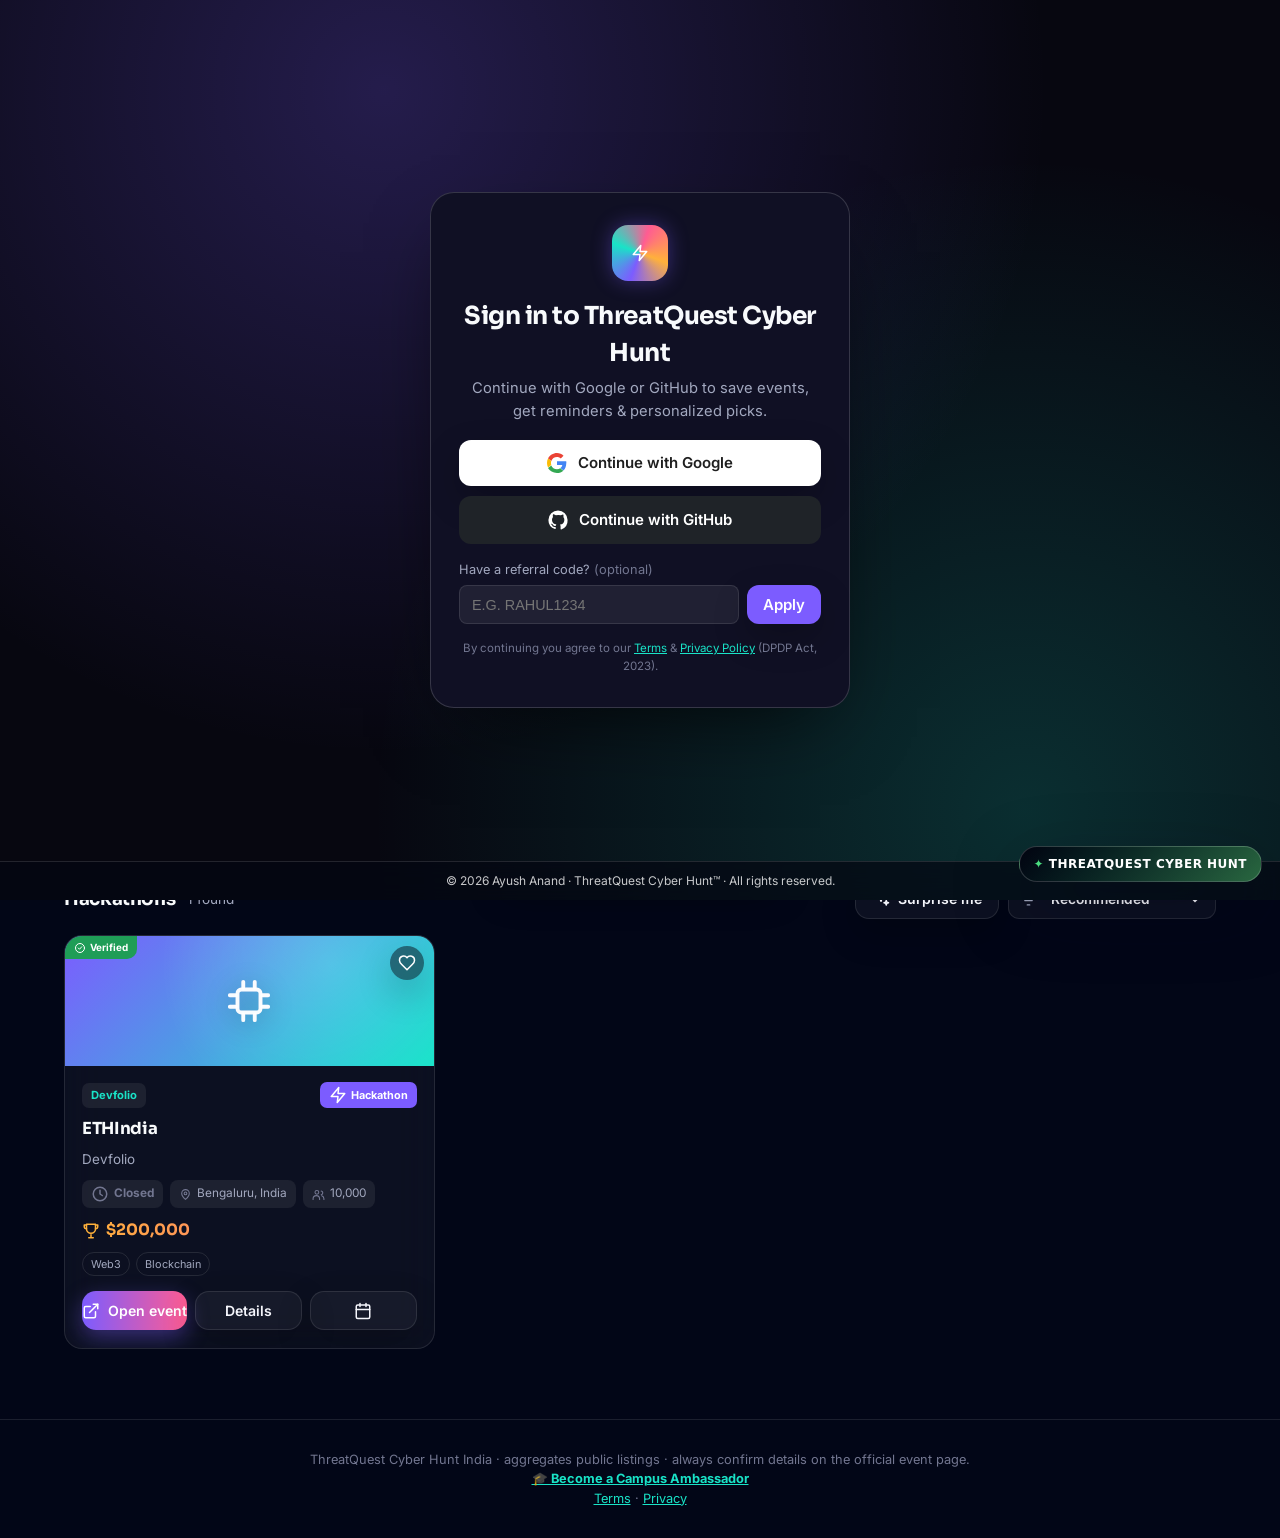
<file: frontend/index.html>
<!--
  ThreatQuest Cyber Hunt™
  Copyright © 2026 Ayush Anand. All rights reserved.
  Unauthorized rebranding, redistribution, or republication is prohibited.
-->
<!DOCTYPE html>
<html lang="en" data-theme="dark">
<head>
<meta charset="UTF-8" />
<meta name="viewport" content="width=device-width, initial-scale=1.0, viewport-fit=cover" />
<title>ThreatQuest Cyber Hunt</title>
<meta name="description" content="ThreatQuest Cyber Hunt is the #1 place to find every hackathon, ideathon, hiring challenge and tech conference in India — live deadlines, direct apply links, and a team finder. Free for students.">
<meta name="keywords" content="hackathons in india, upcoming hackathons 2026, hiring challenges, ideathons, tech conferences india, student hackathons, devfolio, devpost, unstop, hack2skill">
<link rel="canonical" href="https://ThreatQuest Cyber Hunt.xyz/">
<meta name="robots" content="index,follow,max-image-preview:large">
<meta property="og:type" content="website">
<meta property="og:site_name" content="ThreatQuest Cyber Hunt">
<meta property="og:title" content="ThreatQuest Cyber Hunt — All Hackathons of India in One Place">
<meta property="og:description" content="Every hackathon, hiring challenge, ideathon & tech conference in India — live deadlines + direct apply links. Free for students.">
<meta property="og:url" content="https://ThreatQuest Cyber Hunt.xyz/">
<meta property="og:image" content="https://ThreatQuest Cyber Hunt.xyz/icon-512.png">
<meta name="twitter:card" content="summary_large_image">
<meta name="twitter:title" content="ThreatQuest Cyber Hunt — All Hackathons of India in One Place">
<meta name="twitter:description" content="Every hackathon, hiring challenge & tech conference in India, with deadlines + apply links. Free for students.">
<meta name="twitter:image" content="https://ThreatQuest Cyber Hunt.xyz/icon-512.png">
<script type="application/ld+json">{"@context":"https://schema.org","@type":"WebSite","name":"ThreatQuest Cyber Hunt","alternateName":"ThreatQuest Cyber Hunt India","url":"https://ThreatQuest Cyber Hunt.xyz/","description":"Every hackathon, hiring challenge, ideathon and tech conference in India in one place.","potentialAction":{"@type":"SearchAction","target":"https://ThreatQuest Cyber Hunt.xyz/?q={search_term_string}","query-input":"required name=search_term_string"}}</script>
<script type="application/ld+json">{"@context":"https://schema.org","@type":"Organization","name":"ThreatQuest Cyber Hunt","url":"https://ThreatQuest Cyber Hunt.xyz/","logo":"https://ThreatQuest Cyber Hunt.xyz/icon-512.png","description":"India's hub for hackathons, hiring challenges and tech events for students."}</script>
<link rel="manifest" href="/manifest.webmanifest">
<meta name="theme-color" content="#07070f">
<link rel="apple-touch-icon" href="/apple-touch-icon.png">
<meta name="apple-mobile-web-app-capable" content="yes">
<meta name="apple-mobile-web-app-status-bar-style" content="black-translucent">
<meta name="apple-mobile-web-app-title" content="ThreatQuest Cyber Hunt">
<link rel="icon" type="image/png" href="/icon-192.png">
<link rel="preconnect" href="https://fonts.googleapis.com">
<link href="https://fonts.googleapis.com/css2?family=Sora:wght@500;600;700;800&family=Inter:wght@400;500;600;700&display=swap" rel="stylesheet">
<script src="https://accounts.google.com/gsi/client" async></script>
<script async src="https://pagead2.googlesyndication.com/pagead/js/adsbygoogle.js?client=ca-pub-4049547964284904" crossorigin="anonymous"></script>
<script async src="https://www.googletagmanager.com/gtag/js?id=G-CHN47PTB76"></script>
<script>window.dataLayer=window.dataLayer||[];function gtag(){dataLayer.push(arguments);}gtag('js',new Date());gtag('config','G-CHN47PTB76');</script>
<style>
:root{
  --bg:#070710; --bg2:#101024; --surface:rgba(255,255,255,.045); --surface-2:rgba(255,255,255,.07);
  --brd:rgba(255,255,255,.10); --brd-2:rgba(255,255,255,.16);
  --txt:#f4f5fb; --muted:#a2a8bf; --faint:#727690;
  --accent:#7c5cff; --accent-2:#19e3c7; --accent-3:#ff5c92; --accent-4:#ffb13b;
  --glow:rgba(124,92,255,.38); --radius:18px; --maxw:1200px;
  --shadow:0 18px 50px -22px rgba(0,0,0,.7);
}
[data-theme="light"]{
  --bg:#f3f5fb; --bg2:#e7ebf6; --surface:#ffffff; --surface-2:#f3f4fb;
  --brd:rgba(20,22,45,.10); --brd-2:rgba(20,22,45,.18);
  --txt:#13152a; --muted:#565b76; --faint:#878ca6; --glow:rgba(124,92,255,.22);
  --shadow:0 18px 44px -26px rgba(20,22,60,.45);
}
*{box-sizing:border-box;margin:0;padding:0}
html{scroll-behavior:smooth;-webkit-text-size-adjust:100%}
body{font-family:Inter,system-ui,sans-serif;background:var(--bg);color:var(--txt);
  min-height:100vh;overflow-x:hidden;transition:background .4s,color .4s;line-height:1.5}
h1,h2,h3,h4,.font-d{font-family:Sora,sans-serif;letter-spacing:-.02em}
a{color:inherit}
.ic{width:18px;height:18px;flex:none;vertical-align:middle}
.ic-sm{width:15px;height:15px}.ic-lg{width:22px;height:22px}
::-webkit-scrollbar{width:10px;height:10px}::-webkit-scrollbar-thumb{background:var(--brd-2);border-radius:8px}

/* ---------- backdrop ---------- */
.aurora{position:fixed;inset:0;z-index:-2;overflow:hidden;pointer-events:none}
.aurora span{position:absolute;border-radius:50%;filter:blur(100px);opacity:.5;animation:float 20s ease-in-out infinite}
.aurora span:nth-child(1){width:520px;height:520px;background:var(--accent);top:-160px;left:-120px}
.aurora span:nth-child(2){width:440px;height:440px;background:var(--accent-2);bottom:-160px;right:-100px;animation-delay:-7s}
.aurora span:nth-child(3){width:380px;height:380px;background:var(--accent-3);top:35%;left:60%;animation-delay:-13s}
@keyframes float{0%,100%{transform:translate(0,0) scale(1)}33%{transform:translate(60px,-50px) scale(1.12)}66%{transform:translate(-50px,40px) scale(.92)}}
.grid-bg{position:fixed;inset:0;z-index:-1;pointer-events:none;
  background-image:linear-gradient(var(--brd) 1px,transparent 1px),linear-gradient(90deg,var(--brd) 1px,transparent 1px);
  background-size:48px 48px;opacity:.5;mask-image:radial-gradient(circle at 50% 0,#000,transparent 78%)}

/* ---------- header ---------- */
header{position:sticky;top:0;z-index:60;backdrop-filter:blur(20px);
  background:color-mix(in srgb,var(--bg) 72%,transparent);border-bottom:1px solid var(--brd);
  padding-top:env(safe-area-inset-top)}
.bar{max-width:var(--maxw);margin:0 auto;padding:12px clamp(14px,3vw,28px);display:flex;align-items:center;gap:14px}
.brand{font-family:Sora;font-weight:800;font-size:1.25rem;display:flex;align-items:center;gap:10px;white-space:nowrap}
.logo{width:34px;height:34px;border-radius:10px;background:conic-gradient(from 200deg,var(--accent),var(--accent-2),var(--accent-3),var(--accent-4),var(--accent));
  box-shadow:0 0 20px var(--glow);display:grid;place-items:center;color:#fff;animation:spin 12s linear infinite}
@keyframes spin{to{transform:rotate(360deg)}}
.grad{background:linear-gradient(90deg,var(--accent),var(--accent-2));-webkit-background-clip:text;background-clip:text;color:transparent}
.nav{display:flex;gap:2px;margin-left:6px;background:var(--surface);border:1px solid var(--brd);padding:4px;border-radius:14px}
.nav-btn{display:flex;align-items:center;gap:7px;background:none;border:none;color:var(--muted);font-weight:600;
  font-size:.86rem;padding:9px 13px;border-radius:10px;cursor:pointer;transition:.18s;font-family:inherit;white-space:nowrap}
.nav-btn:hover{color:var(--txt)}
.nav-btn.active{color:#fff;background:linear-gradient(90deg,var(--accent),var(--accent-3));box-shadow:0 6px 16px var(--glow)}
.spacer{margin-left:auto}
.iconbtn{width:40px;height:40px;display:grid;place-items:center;border:1px solid var(--brd);background:var(--surface);
  color:var(--txt);border-radius:11px;cursor:pointer;transition:.18s}
.iconbtn:hover{background:var(--surface-2);transform:translateY(-1px)}
.btn{display:inline-flex;align-items:center;gap:8px;border:1px solid var(--brd);background:var(--surface);color:var(--txt);
  padding:10px 16px;border-radius:11px;cursor:pointer;font-weight:600;font-size:.88rem;font-family:inherit;
  transition:.18s;text-decoration:none;white-space:nowrap}
.btn:hover{background:var(--surface-2);transform:translateY(-1px)}
.btn.primary{background:linear-gradient(90deg,var(--accent),var(--accent-3));border:none;color:#fff;box-shadow:0 8px 22px var(--glow)}
.btn.primary:hover{box-shadow:0 12px 28px var(--glow)}
.btn:active{transform:scale(.97)}
.avatar{width:40px;height:40px;border-radius:50%;border:2px solid var(--accent);cursor:pointer;background-size:cover;
  background-position:center;display:grid;place-items:center;color:#fff;font-weight:700;font-family:Sora;font-size:.95rem;flex:none}
.shield{display:inline-flex;align-items:center;gap:5px;padding:5px 10px;border-radius:999px;
  font-size:.72rem;font-weight:700;letter-spacing:.2px;white-space:nowrap;flex:none;
  color:#16a34a;background:rgba(22,163,74,.12);border:1px solid rgba(22,163,74,.35)}
.shield::before{content:"";width:7px;height:7px;border-radius:50%;background:#16a34a;
  box-shadow:0 0 0 0 rgba(22,163,74,.6);animation:shieldPulse 2s infinite}
.shield svg{color:#16a34a}
.shield.off{color:#9ca3af;background:rgba(120,120,120,.1);border-color:rgba(120,120,120,.3)}
.shield.off::before{background:#9ca3af;animation:none}
.shield.off svg{color:#9ca3af}
@keyframes shieldPulse{0%{box-shadow:0 0 0 0 rgba(22,163,74,.5)}70%{box-shadow:0 0 0 6px rgba(22,163,74,0)}100%{box-shadow:0 0 0 0 rgba(22,163,74,0)}}
@media(max-width:720px){.shield .shield-txt{display:none}.shield{padding:6px}}
.livebadge{display:inline-flex;align-items:center;gap:7px;margin:10px auto 0;padding:6px 13px;border-radius:30px;
  font-size:.78rem;font-weight:600;color:#16a34a;background:rgba(22,163,74,.1);border:1px solid rgba(22,163,74,.3)}
.livedot{width:8px;height:8px;border-radius:50%;background:#16a34a;box-shadow:0 0 0 0 rgba(22,163,74,.5);animation:livePulse 1.8s infinite}
@keyframes livePulse{0%{box-shadow:0 0 0 0 rgba(22,163,74,.5)}70%{box-shadow:0 0 0 7px rgba(22,163,74,0)}100%{box-shadow:0 0 0 0 rgba(22,163,74,0)}}
.iconbtn-sm{flex:none;padding:0;width:42px;justify-content:center}
.prof-hero{display:flex;align-items:center;gap:16px}
.prof-av{width:66px;height:66px;border-radius:50%;background-size:cover;background-position:center;flex:none;
  display:grid;place-items:center;font-family:Sora,sans-serif;font-weight:800;font-size:1.7rem;color:#fff;
  background:linear-gradient(135deg,var(--accent),var(--accent-3));border:2px solid var(--accent)}
.prof-hero h2{font-size:1.4rem}
.prof-meta{display:flex;flex-wrap:wrap;gap:7px;margin-top:8px}
.prof-meta .pm{font-size:.74rem;color:var(--muted);background:var(--surface-2);border:1px solid var(--brd);padding:4px 10px;border-radius:8px}
@media(max-width:560px){.prof-hero{gap:12px}.prof-av{width:54px;height:54px;font-size:1.4rem}.prof-hero h2{font-size:1.15rem}.lo-txt{display:none}}
.journey .jh-ic{width:26px;height:26px;color:#ff8a3d}
.journey .jh-ic svg{width:22px;height:22px}
.jstats{display:grid;grid-template-columns:repeat(4,1fr);gap:11px;margin-top:16px}
.jstat{background:var(--surface-2);border:1px solid var(--brd);border-radius:14px;padding:15px 8px 12px;text-align:center;position:relative}
.jstat .ji{display:block;margin:0 auto 6px;color:var(--muted)}
.jstat .ji svg{width:18px;height:18px}
.jstat b{font-family:Sora;font-size:1.55rem;display:block;line-height:1;background:linear-gradient(90deg,#f5b301,#ff8a3d);-webkit-background-clip:text;background-clip:text;color:transparent}
.jstat span{color:var(--muted);font-size:.68rem;text-transform:uppercase;letter-spacing:.05em;font-weight:600;margin-top:4px;display:block}
.badges{display:grid;grid-template-columns:repeat(auto-fill,minmax(150px,1fr));gap:10px;margin-top:6px}
.badge-chip{display:flex;align-items:center;gap:10px;padding:11px 13px;border-radius:14px;font-size:.82rem;font-weight:600;
  border:1px solid var(--brd);background:var(--surface-2);transition:.18s}
.badge-chip .bi{width:32px;height:32px;border-radius:10px;display:grid;place-items:center;flex:none;color:#fff;background:var(--brd)}
.badge-chip .bi svg{width:17px;height:17px}
.badge-chip.on{border-color:rgba(245,179,1,.5)}
.badge-chip.on .bi{background:linear-gradient(135deg,#f5b301,#ff8a3d)}
.badge-chip.off{opacity:.5}
.badge-chip.off .bi{color:var(--muted)}
.streak-pill{display:inline-flex;align-items:center;gap:5px;padding:6px 12px;border-radius:30px;cursor:pointer;
  font-size:.8rem;font-weight:700;color:#ff8a3d;background:rgba(245,179,1,.12);border:1px solid rgba(245,179,1,.35);flex:none}
.streak-pill svg{flex:none}
@media(max-width:560px){.jstats{grid-template-columns:repeat(2,1fr);gap:8px}.jstat b{font-size:1.4rem}.streak-pill .sp-txt{display:none}}
/* ---------- full-screen preloader ---------- */
#preloader{position:fixed;inset:0;z-index:9999;background:radial-gradient(900px 500px at 50% 30%,rgba(124,92,255,.16),transparent),var(--bg);
  display:flex;flex-direction:column;align-items:center;justify-content:center;gap:22px;transition:opacity .5s ease,visibility .5s}
#preloader.hide{opacity:0;visibility:hidden;pointer-events:none}
.pl-brand{font-family:Sora,sans-serif;font-weight:800;font-size:1.8rem;letter-spacing:.3px}
.pl-sub{color:var(--muted);font-size:.82rem;letter-spacing:.3px}
.loader{width:80px;height:50px;position:relative}
.loader-text{position:absolute;top:0;padding:0;margin:0;color:#C8B6FF;animation:text_713 3.5s ease both infinite;font-size:.8rem;letter-spacing:1px}
.load{background-color:#9A79FF;border-radius:50px;display:block;height:16px;width:16px;bottom:0;position:absolute;transform:translateX(64px);animation:loading_713 3.5s ease both infinite}
.load::before{position:absolute;content:"";width:100%;height:100%;background-color:#D1C2FF;border-radius:inherit;animation:loading2_713 3.5s ease both infinite}
@keyframes text_713{0%{letter-spacing:1px;transform:translateX(0)}40%{letter-spacing:2px;transform:translateX(26px)}80%{letter-spacing:1px;transform:translateX(32px)}90%{letter-spacing:2px;transform:translateX(0)}100%{letter-spacing:1px;transform:translateX(0)}}
@keyframes loading_713{0%{width:16px;transform:translateX(0)}40%{width:100%;transform:translateX(0)}80%{width:16px;transform:translateX(64px)}90%{width:100%;transform:translateX(0)}100%{width:16px;transform:translateX(0)}}
@keyframes loading2_713{0%{transform:translateX(0);width:16px}40%{transform:translateX(0%);width:80%}80%{width:100%;transform:translateX(0)}90%{width:80%;transform:translateX(15px)}100%{transform:translateX(0);width:16px}}
.sample-flag.featured{background:linear-gradient(90deg,#f5b301,#ff8a3d);color:#241400}
.card.is-featured{border-color:rgba(245,179,1,.55);box-shadow:0 0 0 1px rgba(245,179,1,.35),0 14px 36px rgba(245,179,1,.12)}
.search-clear{background:var(--surface-2);border:1px solid var(--brd);color:var(--muted);
  width:30px;height:30px;border-radius:50%;cursor:pointer;font-size:.85rem;flex:none;display:grid;place-items:center}
.search-clear:hover{color:var(--txt)}

/* mobile menu — full-screen overlay (bulletproof, no transforms/cascade conflicts) */
.menu-toggle{display:none}
#mobileMenu{display:none}
@media(max-width:880px){
  .nav{display:none!important}                 /* hide the desktop pill nav on mobile */
  .menu-toggle{display:grid;flex:0 0 auto;width:44px;height:44px;z-index:61}
  .menu-toggle svg{width:24px;height:24px}
  .shield{display:none}
  #refreshBtn,#themeBtn{display:none}
  #mobileMenu{position:fixed;inset:0;z-index:300;background:var(--bg);
    flex-direction:column;gap:8px;overflow-y:auto;
    padding:calc(env(safe-area-inset-top) + 16px) 18px calc(env(safe-area-inset-bottom) + 28px)}
  #mobileMenu.open{display:flex}
  body.menu-open{overflow:hidden}
  .mm-head{display:flex;align-items:center;justify-content:space-between;margin-bottom:8px}
  .mm-title{font-family:Sora,sans-serif;font-weight:800;font-size:1.1rem}
  .mm-close{width:44px;height:44px;border-radius:12px;border:1px solid var(--brd);
    background:var(--surface);color:var(--txt);font-size:1.1rem;cursor:pointer}
  .mm-item{display:flex;align-items:center;gap:14px;width:100%;text-align:left;
    padding:17px 18px;border-radius:14px;border:1px solid var(--brd);background:var(--surface);
    color:var(--txt);font-size:1.05rem;font-weight:600;font-family:inherit;cursor:pointer;text-decoration:none}
  .mm-item svg{width:22px;height:22px;color:var(--accent-2);flex:none}
  .mm-item.active{background:linear-gradient(90deg,color-mix(in srgb,var(--accent) 26%,transparent),var(--surface));
    border-color:var(--accent);color:#fff}
  .mm-item:active{transform:scale(.98)}
}

/* ---------- hero ---------- */
.hero{max-width:var(--maxw);margin:0 auto;text-align:center;padding:clamp(34px,7vw,72px) clamp(16px,4vw,24px) 22px}
.kicker{display:inline-flex;align-items:center;gap:8px;font-size:.78rem;font-weight:600;color:var(--muted);
  background:var(--surface);border:1px solid var(--brd);padding:6px 14px;border-radius:30px;margin-bottom:20px}
.hero h1{font-size:clamp(2rem,5.4vw,3.7rem);font-weight:800;line-height:1.05}
.hero p{color:var(--muted);max-width:600px;margin:16px auto 0;font-size:clamp(.95rem,2vw,1.08rem)}
.stats{display:grid;grid-template-columns:repeat(4,1fr);gap:12px;max-width:680px;margin:28px auto 0}
@media(max-width:560px){.stats{grid-template-columns:repeat(2,1fr)}}
.stat{background:var(--surface);border:1px solid var(--brd);border-radius:14px;padding:14px 10px}
.stat b{font-family:Sora;font-size:1.6rem;display:block;background:linear-gradient(90deg,var(--accent-2),var(--accent));
  -webkit-background-clip:text;background-clip:text;color:transparent}
.stat span{color:var(--muted);font-size:.72rem;text-transform:uppercase;letter-spacing:.08em;font-weight:600}

/* ---------- controls ---------- */
.controls{max-width:var(--maxw);margin:24px auto 0;padding:0 clamp(14px,4vw,24px);display:flex;flex-direction:column;gap:14px}
.searchbar{display:flex;align-items:center;gap:12px;background:var(--surface);border:1px solid var(--brd);
  border-radius:14px;padding:13px 16px;transition:.2s}
.searchbar:focus-within{border-color:var(--accent);box-shadow:0 0 0 3px var(--glow)}
.searchbar input{flex:1;background:none;border:none;outline:none;color:var(--txt);font-size:1rem;font-family:inherit}
.searchbar input::placeholder{color:var(--faint)}
.searchbar .ic{color:var(--muted)}
.filter-row{display:flex;align-items:center;gap:10px}
.filter-label{display:flex;align-items:center;gap:6px;font-size:.7rem;text-transform:uppercase;letter-spacing:.1em;
  color:var(--faint);font-weight:700;min-width:74px;flex:none}
.chips{display:flex;gap:8px;flex-wrap:wrap}
.chip{display:inline-flex;align-items:center;gap:7px;padding:8px 14px;border-radius:11px;border:1px solid var(--brd);
  background:var(--surface);color:var(--muted);cursor:pointer;font-size:.83rem;font-weight:600;transition:.16s;white-space:nowrap;font-family:inherit}
.chip:hover{color:var(--txt);border-color:var(--brd-2);transform:translateY(-1px)}
.chip.active{background:linear-gradient(90deg,var(--accent),var(--accent-3));color:#fff;border-color:transparent;box-shadow:0 6px 16px var(--glow)}
.chip .ic{width:15px;height:15px}
.chip.theme.active{background:linear-gradient(90deg,var(--accent-2),var(--accent))}
@media(max-width:700px){.filter-row{flex-direction:column;align-items:flex-start;gap:7px}.filter-label{min-width:0}}
.src-status{max-width:var(--maxw);margin:14px auto 0;padding:0 clamp(14px,4vw,24px);display:flex;gap:14px;flex-wrap:wrap;font-size:.74rem;color:var(--muted)}
.dot{width:8px;height:8px;border-radius:50%;display:inline-block;margin-right:6px}
.result-head{max-width:var(--maxw);margin:22px auto 0;padding:0 clamp(14px,4vw,24px);display:flex;justify-content:space-between;align-items:center;gap:12px;flex-wrap:wrap}
.result-head h2{font-size:1.15rem}.result-head .count{color:var(--muted);font-size:.85rem}
.closing-bar{display:inline-flex;align-items:center;gap:6px;cursor:pointer;font-size:.8rem;font-weight:700;
  color:#ff8a3d;background:rgba(245,179,1,.12);border:1px solid rgba(245,179,1,.35);padding:5px 11px;border-radius:30px}
.closing-bar:hover{background:rgba(245,179,1,.2)}.closing-bar svg{width:14px;height:14px}
.rh-tools{display:flex;gap:9px;align-items:center;flex-wrap:wrap}
.select-wrap{display:flex;align-items:center;gap:7px;background:var(--surface);border:1px solid var(--brd);border-radius:11px;padding:0 12px;color:var(--muted)}
.select-wrap .ic{width:15px;height:15px}
.select-wrap select{background:none;border:none;color:var(--txt);font-family:inherit;font-size:.86rem;font-weight:600;padding:10px 4px;outline:none;cursor:pointer}
.select-wrap select option{background:var(--bg2);color:var(--txt)}
.countdown{font-size:.74rem;font-weight:700;padding:5px 9px;border-radius:8px;display:inline-flex;gap:5px;align-items:center}
.countdown.urgent{background:rgba(255,92,146,.16);color:#ff7ba6}
.countdown.soon{background:rgba(255,177,59,.16);color:#ffc266}
.countdown.calm{background:var(--surface-2);color:var(--muted)}
.countdown.ended{background:var(--surface-2);color:var(--faint)}

/* ---------- grid / cards ---------- */
.grid{max-width:var(--maxw);margin:16px auto 70px;padding:0 clamp(14px,4vw,24px);
  display:grid;grid-template-columns:repeat(auto-fill,minmax(290px,1fr));gap:20px}
@media(max-width:640px){.grid{grid-template-columns:1fr;gap:16px}}
.card{background:var(--surface);border:1px solid var(--brd);border-radius:var(--radius);overflow:hidden;position:relative;
  display:flex;flex-direction:column;cursor:pointer;transition:transform .25s cubic-bezier(.2,.8,.2,1),box-shadow .25s,border-color .25s;
  opacity:0;transform:translateY(20px);animation:rise .5s forwards}
@keyframes rise{to{opacity:1;transform:translateY(0)}}
.card:hover{border-color:var(--brd-2);box-shadow:var(--shadow)}
.banner{height:130px;position:relative;display:grid;place-items:center;overflow:hidden}
.banner img{width:100%;height:100%;object-fit:cover;transition:transform .45s}
.card:hover .banner img{transform:scale(1.07)}
.banner.gen::after{content:"";position:absolute;inset:0;background:radial-gradient(circle at 72% 22%,rgba(255,255,255,.28),transparent 60%);mix-blend-mode:overlay}
.banner .b-ic{position:absolute;inset:0;margin:auto;width:54px;height:54px;display:grid;place-items:center;
  color:rgba(255,255,255,.96);filter:drop-shadow(0 4px 12px rgba(0,0,0,.3))}
.banner .b-ic svg{width:46px;height:46px}
.banner img{position:absolute;inset:0;z-index:1}
@keyframes bob{0%,100%{transform:translateY(0)}50%{transform:translateY(-6px)}}
.ribbon{position:absolute;bottom:10px;left:10px;display:inline-flex;align-items:center;gap:5px;background:rgba(8,8,18,.62);
  color:#fff;font-size:.66rem;font-weight:800;letter-spacing:.06em;padding:5px 10px;border-radius:8px;backdrop-filter:blur(6px)}
.ribbon.gov{background:rgba(255,177,59,.92);color:#1a1200}
.bookmark{position:absolute;top:10px;right:10px;z-index:3;width:34px;height:34px;border-radius:50%;border:none;
  background:rgba(8,8,18,.5);color:#fff;display:grid;place-items:center;cursor:pointer;backdrop-filter:blur(6px);transition:.18s}
.bookmark:hover{transform:scale(1.15);background:rgba(8,8,18,.75)}
.bookmark.on{background:var(--accent-3)}
.bookmark.on .ic{fill:#fff}
.body{padding:16px 17px 18px;display:flex;flex-direction:column;gap:9px;flex:1}
.top{display:flex;justify-content:space-between;align-items:center;gap:8px}
.pill{font-size:.7rem;font-weight:700;padding:4px 9px;border-radius:7px;background:var(--surface-2);color:var(--accent-2);white-space:nowrap}
.badge{font-size:.68rem;font-weight:700;padding:4px 9px;border-radius:7px;color:#fff;display:inline-flex;align-items:center;gap:4px;white-space:nowrap}
.card h3{font-size:1.04rem;line-height:1.25;margin-top:2px}
.org{color:var(--muted);font-size:.84rem;display:flex;align-items:center;gap:6px;flex-wrap:wrap}
.rec{color:var(--accent-2);font-weight:700;font-size:.72rem;display:inline-flex;align-items:center;gap:3px}
.meta{display:flex;gap:7px;flex-wrap:wrap;margin-top:2px}
.m{font-size:.74rem;color:var(--muted);background:var(--surface-2);padding:5px 9px;border-radius:8px;display:inline-flex;gap:5px;align-items:center}
.m .ic{width:13px;height:13px;color:var(--faint)}
.money{font-family:Sora;font-weight:700;font-size:.98rem;display:flex;align-items:center;gap:6px;margin-top:2px;
  background:linear-gradient(90deg,var(--accent-4),var(--accent-3));-webkit-background-clip:text;background-clip:text;color:transparent}
.money .ic{color:var(--accent-4)}
.tags{display:flex;gap:6px;flex-wrap:wrap}
.tag{font-size:.68rem;color:var(--muted);border:1px solid var(--brd);padding:3px 8px;border-radius:20px}
.card-actions{display:flex;gap:8px;margin-top:auto;padding-top:6px}
.card-actions .btn{flex:1;justify-content:center;padding:9px}
.sample-flag{position:absolute;top:0;left:0;z-index:3;font-size:.62rem;font-weight:700;background:var(--accent-3);color:#fff;padding:4px 9px;border-bottom-right-radius:10px;display:inline-flex;align-items:center;gap:4px}
.sample-flag.verified{background:#1f9d57}
.sample-flag .ic{width:12px;height:12px}

/* skeleton */
.skel{height:280px;border-radius:var(--radius);background:linear-gradient(100deg,var(--surface) 30%,var(--surface-2) 50%,var(--surface) 70%);
  background-size:200% 100%;animation:sh 1.3s infinite}
@keyframes sh{to{background-position:-200% 0}}
.empty{grid-column:1/-1;text-align:center;color:var(--muted);padding:70px 20px;display:flex;flex-direction:column;align-items:center;gap:14px}
.empty .ic{width:42px;height:42px;color:var(--faint)}

/* ---------- modal / overlay ---------- */
.overlay{position:fixed;inset:0;background:rgba(4,4,12,.66);backdrop-filter:blur(7px);z-index:100;
  display:none;align-items:center;justify-content:center;padding:18px;opacity:0;transition:opacity .25s}
.overlay.show{display:flex;opacity:1}
.modal{background:var(--bg2);border:1px solid var(--brd-2);border-radius:22px;max-width:540px;width:100%;
  max-height:90vh;overflow:auto;transform:scale(.92) translateY(16px);transition:transform .3s cubic-bezier(.2,.9,.2,1);position:relative}
.overlay.show .modal{transform:none}
.modal-banner{height:120px;position:relative;display:grid;place-items:center;border-radius:22px 22px 0 0;overflow:hidden}
.modal-banner img{position:absolute;inset:0;z-index:1;width:100%;height:100%;object-fit:cover}
.modal-banner .b-ic{position:absolute;inset:0;margin:auto;width:50px;height:50px;display:grid;place-items:center;color:rgba(255,255,255,.96)}
.modal-banner .b-ic svg{width:44px;height:44px}
.modal-body{padding:22px 24px 24px}
.modal .close{position:absolute;top:14px;right:14px;z-index:4;width:38px;height:38px;border-radius:11px;border:none;
  background:rgba(8,8,18,.5);color:#fff;display:grid;place-items:center;cursor:pointer;backdrop-filter:blur(6px);transition:.2s}
.modal .close:hover{background:var(--accent-3);transform:rotate(90deg)}
.modal h2{font-size:1.4rem;margin:4px 0}
.row{display:flex;justify-content:space-between;gap:14px;padding:11px 0;border-bottom:1px solid var(--brd);font-size:.9rem}
.row span:first-child{color:var(--muted);display:flex;align-items:center;gap:7px}
.row span:first-child .ic{width:15px;height:15px;color:var(--faint)}
.cta{width:100%;justify-content:center;padding:14px;font-size:.98rem;margin-top:18px}
.mini-actions{display:flex;gap:9px;margin-top:10px}
.mini-actions .btn{flex:1;justify-content:center;padding:11px}

/* ---------- auth gate ---------- */
.gate{position:fixed;inset:0;z-index:200;display:none;align-items:center;justify-content:center;padding:18px;
  background:radial-gradient(circle at 30% 10%,rgba(124,92,255,.25),transparent 55%),
             radial-gradient(circle at 80% 90%,rgba(25,227,199,.18),transparent 50%),var(--bg)}
.gate.show{display:flex}
.gate-card{background:var(--bg2);border:1px solid var(--brd-2);border-radius:24px;max-width:420px;width:100%;
  padding:32px 28px;text-align:center;box-shadow:0 30px 80px -30px rgba(0,0,0,.8);animation:rise .5s forwards}
.gate-card .logo{width:56px;height:56px;margin:0 auto 16px;border-radius:16px}
.gate-card h2{font-size:1.55rem}
.gate-card .sub{color:var(--muted);font-size:.92rem;margin-top:6px}
.seg{display:flex;background:var(--surface);border:1px solid var(--brd);border-radius:12px;padding:4px;margin:22px 0 6px}
.seg button{flex:1;background:none;border:none;color:var(--muted);font-weight:700;font-size:.88rem;padding:9px;border-radius:9px;cursor:pointer;font-family:inherit;transition:.18s}
.seg button.on{background:var(--surface-2);color:var(--txt);box-shadow:0 2px 8px rgba(0,0,0,.2)}
.field{text-align:left;margin-top:12px}
.field label{font-size:.74rem;font-weight:700;color:var(--muted);text-transform:uppercase;letter-spacing:.06em}
.field input{width:100%;margin-top:6px;background:var(--surface);border:1px solid var(--brd);border-radius:12px;
  padding:12px 14px;color:var(--txt);font-size:.95rem;outline:none;font-family:inherit;transition:.18s}
.field input:focus{border-color:var(--accent);box-shadow:0 0 0 3px var(--glow)}
.gbtn{width:100%;display:flex;align-items:center;justify-content:center;gap:11px;background:#fff;color:#1f1f1f;border:none;
  border-radius:12px;padding:13px;font-weight:600;font-size:.94rem;cursor:pointer;transition:.18s;font-family:inherit}
.gbtn:hover{transform:translateY(-2px);box-shadow:0 10px 24px rgba(0,0,0,.25)}
.divider{display:flex;align-items:center;gap:12px;color:var(--faint);font-size:.76rem;margin:18px 0}
.divider::before,.divider::after{content:"";flex:1;height:1px;background:var(--brd)}
.gate .note{font-size:.72rem;color:var(--faint);margin-top:16px;line-height:1.5}
.gate-interests{display:flex;flex-wrap:wrap;gap:7px;justify-content:center;margin-top:10px}

/* profile + resources */
.panel{max-width:760px;margin:26px auto 70px;padding:0 clamp(14px,4vw,24px);display:none}
.panel.show{display:block}
.pcard{background:var(--surface);border:1px solid var(--brd);border-radius:var(--radius);padding:24px}
.pcard h2{font-size:1.4rem}
.interest{display:inline-flex;align-items:center;gap:6px;padding:8px 14px;border-radius:30px;border:1px solid var(--brd);
  background:var(--surface-2);cursor:pointer;font-size:.82rem;font-weight:600;color:var(--muted);transition:.16s;margin:5px 6px 0 0}
.interest:hover{color:var(--txt)}
.interest.on{background:linear-gradient(90deg,var(--accent),var(--accent-3));color:#fff;border-color:transparent}
.res-wrap{max-width:var(--maxw);margin:14px auto 70px;padding:0 clamp(14px,4vw,24px);display:none}
.res-wrap.show{display:block}
.res-h{font-family:Sora,sans-serif;font-size:1.15rem;margin:18px 0 12px;display:flex;align-items:center;gap:8px}
.res-grid{display:grid;grid-template-columns:repeat(auto-fill,minmax(250px,1fr));gap:16px}
/* live auto-scrolling course strip */
.cmar{overflow:hidden;position:relative;margin:4px -4px 6px;-webkit-mask-image:linear-gradient(90deg,transparent,#000 5%,#000 95%,transparent)}
.cmar-track{display:flex;gap:14px;width:max-content;animation:marq 36s linear infinite}
.cmar:hover .cmar-track{animation-play-state:paused}
@keyframes marq{from{transform:translateX(0)}to{transform:translateX(-50%)}}
.cchip{flex:none;display:flex;align-items:center;gap:11px;background:var(--surface);border:1px solid var(--brd);
  border-radius:14px;padding:12px 16px;text-decoration:none;color:var(--txt);min-width:238px;transition:.18s}
.cchip:hover{border-color:var(--accent);transform:translateY(-3px)}
.cchip .ci{width:36px;height:36px;border-radius:10px;display:grid;place-items:center;color:#fff;flex:none}
.cchip b{font-size:.9rem;display:block}.cchip .cs{color:var(--muted);font-size:.72rem}
.res{background:var(--surface);border:1px solid var(--brd);border-radius:var(--radius);padding:22px;text-decoration:none;
  color:var(--txt);transition:.2s;display:flex;flex-direction:column;gap:8px}
.res:hover{transform:translateY(-4px);border-color:var(--accent);box-shadow:var(--shadow)}
.res .r-ic{width:40px;height:40px;border-radius:11px;display:grid;place-items:center;color:#fff;margin-bottom:4px}
.res h3{font-size:1.04rem}.res p{color:var(--muted);font-size:.85rem}
.res .go{margin-top:auto;color:var(--accent-2);font-size:.8rem;font-weight:700;display:inline-flex;align-items:center;gap:5px}

/* toast + toTop */
.toTop{position:fixed;bottom:24px;right:24px;width:50px;height:50px;border-radius:50%;border:none;z-index:70;
  background:linear-gradient(135deg,var(--accent),var(--accent-3));color:#fff;display:grid;place-items:center;cursor:pointer;
  box-shadow:0 12px 30px var(--glow);opacity:0;pointer-events:none;transition:.3s}
.toTop.show{opacity:1;pointer-events:auto}.toTop:hover{transform:translateY(-3px) scale(1.06)}
.toast{position:fixed;bottom:24px;left:50%;transform:translateX(-50%) translateY(90px);z-index:130;display:flex;align-items:center;gap:9px;
  background:var(--bg2);border:1px solid var(--brd-2);padding:12px 18px;border-radius:13px;font-size:.88rem;
  box-shadow:0 14px 34px rgba(0,0,0,.5);opacity:0;transition:.35s}
.toast.show{transform:translateX(-50%) translateY(0);opacity:1}
.toast .ic{color:var(--accent-2)}
footer{text-align:center;color:var(--faint);padding:30px;font-size:.8rem;border-top:1px solid var(--brd)}
.hide{display:none!important}
/* ============ MOBILE / iPhone polish ============ */
html{-webkit-text-size-adjust:100%}
body{overflow-x:hidden}                 /* never allow sideways scroll */
*{-webkit-tap-highlight-color:transparent}
img,svg,video{max-width:100%}
/* respect iPhone notch / home-bar safe areas */
.bar{padding-left:max(clamp(14px,3vw,28px),env(safe-area-inset-left));
     padding-right:max(clamp(14px,3vw,28px),env(safe-area-inset-right))}
footer{padding-bottom:max(30px,calc(env(safe-area-inset-bottom) + 16px))}

@media(max-width:560px){
  :root{--maxw:100%}
  .bar{gap:8px;padding-top:10px;padding-bottom:10px}
  .brand{font-size:1.08rem}
  .iconbtn,.avatar{width:40px;height:40px}
  .hero{padding-top:26px;padding-bottom:14px}
  .hero h1{font-size:1.7rem;line-height:1.12}
  .hero p{font-size:.92rem;margin-top:12px}
  .kicker{font-size:.72rem;margin-bottom:14px}
  .stat b{font-size:1.3rem}
  .controls{margin-top:18px;gap:11px}
  .searchbar{padding:11px 13px;position:sticky;top:calc(56px + env(safe-area-inset-top));z-index:40}
  .searchbar input{font-size:16px}          /* 16px stops iOS auto-zoom on focus */
  input,select,textarea{font-size:16px}
  .chips{gap:7px}
  .chip{padding:9px 13px;font-size:.82rem}
  .result-head{margin-top:18px}
  .grid{gap:14px;margin-bottom:48px}
  .card{border-radius:16px}
  .thumb,.card img{height:150px}
  .body{padding:14px 15px 16px;gap:8px}
  .card-actions{flex-wrap:wrap}
  .card-actions .btn{flex:1;justify-content:center;min-height:44px}
  .btn{min-height:42px}
  /* auth gate + profile fit the screen cleanly */
  #gate .gate-card,.gate-card{width:94vw;max-width:94vw;padding:22px 18px;
     max-height:90vh;overflow-y:auto}
  #profileView,.panel{padding:16px 14px;border-radius:16px}
  .field input,.field textarea{font-size:16px}
}

/* very small phones (iPhone SE etc.) */
@media(max-width:380px){
  .hero h1{font-size:1.5rem}
  .stats{grid-template-columns:repeat(2,1fr)}
  .nav-btn{font-size:.9rem}
}
</style>
  <link rel="stylesheet" href="assets/ayush-premium.css">
</head>
<body>
<div id="preloader">
  <div class="pl-brand">ThreatQuest <span class="grad">Cyber Hunt</span></div>
  <div class="loader"><span class="loader-text">loading</span><span class="load"></span></div>
  <div class="pl-sub">finding India's best cyber hackathons…</div>
</div>
<!--SEO_INJECT--><div class="aurora"><span></span><span></span><span></span></div>
<div class="grid-bg"></div>

<header>
  <div class="bar">
    <div class="brand"><span class="logo" id="logoIc"></span>ThreatQuest <span class="grad">Cyber Hunt</span></div>
    <nav class="nav" id="nav">
      <button class="nav-btn active" data-tab="hackathons"><span data-i="zap"></span>Hackathons</button>
      <button class="nav-btn" data-tab="community"><span data-i="ticket"></span>Community</button>
      <button class="nav-btn" data-tab="teams"><span data-i="users"></span>Team Finder</button>
      <button class="nav-btn" data-tab="saved"><span data-i="heart"></span>Saved</button>
      <button class="nav-btn" data-tab="history"><span data-i="clock"></span>Past</button>
      <button class="nav-btn" data-tab="resources"><span data-i="book"></span>Resources</button>
    </nav>
    <div class="spacer"></div>
    <span class="shield" id="shield" title="This site is actively protected: live attack scanning, auto-ban & encryption">
      <svg viewBox="0 0 24 24" width="14" height="14" fill="none" stroke="currentColor" stroke-width="2.2" stroke-linecap="round" stroke-linejoin="round"><path d="M12 22s8-4 8-10V5l-8-3-8 3v7c0 6 8 10 8 10z"/><path d="m9 12 2 2 4-4"/></svg>
      <span class="shield-txt">Protected</span></span>
    <span class="streak-pill" id="streakPill" style="display:none" title="Your daily streak"><svg viewBox="0 0 24 24" width="14" height="14" fill="currentColor"><path d="M12 2c1.5 3.5 4.5 4.8 4.5 8.5a4.5 4.5 0 0 1-9 0c0-1.3.5-2.3 1.2-3.2.4 1.6 1.8 1.9 1.8 1.9-1.2-2.8.3-5.4 1.5-7.2z"/></svg><span id="streakNum">0</span><span class="sp-txt">&nbsp;day streak</span></span>
    <button class="iconbtn" id="refreshBtn" title="Refresh" data-i="refresh"></button>
    <button class="iconbtn" id="themeBtn" title="Theme" data-i="moon"></button>
    <button class="avatar" id="avatarBtn" title="Profile" style="display:none"></button>
    <button class="iconbtn menu-toggle" id="menuBtn" data-i="menu"></button>
  </div>
</header>
<div id="mobileMenu">
  <div class="mm-head">
    <span class="mm-title">Menu</span>
    <button class="mm-close" id="mmClose" aria-label="Close menu">✕</button>
  </div>
  <button class="mm-item" data-mtab="hackathons"><span data-i="zap"></span>Hackathons</button>
  <button class="mm-item" data-mtab="community"><span data-i="ticket"></span>Community</button>
  <button class="mm-item" data-mtab="teams"><span data-i="users"></span>Team Finder</button>
  <button class="mm-item" data-mtab="saved"><span data-i="heart"></span>Saved</button>
  <button class="mm-item" data-mtab="history"><span data-i="clock"></span>Past</button>
  <button class="mm-item" data-mtab="resources"><span data-i="book"></span>Resources</button>
  <a class="mm-item" href="/ambassador.html"><span data-i="star"></span>Campus Ambassador</a>
</div>

<section class="hero">
  <span class="kicker"><span data-i="sparkles"></span> India's hackathon & tech-event hub for students</span>
  <span class="livebadge" id="liveBadge" style="display:none"><span class="livedot"></span><span id="liveTxt"></span></span>
  <h1>Every <span class="grad">Hackathon</span>, Ideathon &amp; Conference, in one place</h1>
  <p>Live from Unstop, Devpost, Devfolio, Hack2skill, Devnovate &amp; Internshala — plus conferences, summits &amp; meetups with tickets. Government, MNC, wildlife &amp; climate, online &amp; pan-India.</p>
  <div class="stats">
    <div class="stat"><b id="st-total">—</b><span>Opportunities</span></div>
    <div class="stat"><b id="st-online">—</b><span>Online</span></div>
    <div class="stat"><b id="st-mnc">—</b><span>MNC / Big Tech</span></div>
    <div class="stat"><b id="st-gov">—</b><span>Government</span></div>
  </div>
</section>

<div class="controls" id="controls">
  <div class="searchbar">
    <span data-i="search"></span>
    <input id="search" placeholder="Search events, organizers, tech, prizes…" />
    <button id="searchClear" class="search-clear" aria-label="Clear search" style="display:none">✕</button>
  </div>
  <div class="filter-row"><span class="filter-label"><span data-i="sparkles"></span>Quick</span><div class="chips" id="quickChips"></div></div>
  <div class="filter-row" id="catRow"><span class="filter-label"><span data-i="layers"></span>Category</span><div class="chips" id="catChips"></div></div>
  <div class="filter-row"><span class="filter-label"><span data-i="tag"></span>Theme</span><div class="chips" id="themeChips"></div></div>
  <div class="filter-row" id="platRow"><span class="filter-label"><span data-i="grid"></span>Source</span><div class="chips" id="platChips"></div></div>
</div>
<div class="src-status" id="srcStatus"></div>

<div class="result-head" id="resultHead">
  <div style="display:flex;align-items:center;gap:12px;flex-wrap:wrap"><h2 id="resultTitle">Hackathons</h2><span class="count" id="resultCount"></span>
    <span class="closing-bar" id="closingBar" style="display:none"></span></div>
  <div class="rh-tools">
    <button class="btn" id="surpriseBtn" title="Open a random event"><span data-i="sparkles"></span>Surprise me</button>
    <div class="select-wrap"><span data-i="filter"></span>
      <select id="sortSel">
        <option value="recommended">Recommended</option>
        <option value="deadline">Deadline — soonest</option>
        <option value="prize">Prize — highest</option>
        <option value="popular">Most popular</option>
      </select>
    </div>
  </div>
</div>
<div class="grid" id="grid"></div>

<!-- profile -->
<div class="panel" id="profileView">
  <div class="pcard prof-hero" style="margin-bottom:18px">
    <div class="prof-av" id="profAvatar"></div>
    <div style="min-width:0;flex:1">
      <h2 id="pName" style="margin:0">Your name</h2>
      <div class="muted" id="pEmail" style="font-size:.88rem;margin-top:2px;word-break:break-all"></div>
      <div class="prof-meta" id="pMeta"></div>
    </div>
    <button class="btn" id="logoutBtn2" title="Sign out"><span data-i="logout"></span><span class="lo-txt">Sign out</span></button>
  </div>
  <div class="pcard journey" id="journeyCard" style="margin-bottom:18px">
    <h2 style="display:flex;align-items:center;gap:9px"><span class="jh-ic" data-i="flame"></span>Your journey</h2>
    <div class="jstats">
      <div class="jstat"><span class="ji" data-i="flame"></span><b id="jStreak">0</b><span>Day streak</span></div>
      <div class="jstat"><span class="ji" data-i="trophy"></span><b id="jLongest">0</b><span>Longest</span></div>
      <div class="jstat"><span class="ji" data-i="heart"></span><b id="jSaved">0</b><span>Saved</span></div>
      <div class="jstat"><span class="ji" data-i="calendar"></span><b id="jVisits">0</b><span>Visits</span></div>
    </div>
    <p class="muted" id="jMsg" style="font-size:.85rem;margin:16px 0 10px"></p>
    <div class="badges" id="badgeWrap"></div>
    <button class="btn" id="installBtn" style="display:none;margin-top:18px"><span data-i="download"></span>Install ThreatQuest Cyber Hunt app</button>
  </div>
  <div class="pcard">
    <h2 style="margin:0 0 16px">Edit your details</h2>
    <div class="field"><label>College</label><input id="pCollege" placeholder="e.g. IIT Bombay"></div>
    <div class="field"><label>Year / Course</label><input id="pYear" placeholder="e.g. 2nd year B.Tech CSE"></div>
    <div class="field"><label>Skills (comma separated)</label><input id="pSkills" placeholder="React, Python, ML, Figma"></div>
    <div class="field"><label>Achievements (comma separated)</label><input id="pAch" placeholder="SIH 2025 finalist, 2× hackathon winner"></div>
    <div class="field" style="display:flex;gap:10px"><div style="flex:1"><label>GitHub</label><input id="pGithub" placeholder="github.com/you"></div><div style="flex:1"><label>LinkedIn</label><input id="pLinkedin" placeholder="linkedin.com/in/you"></div></div>
    <div class="field"><label>Your interests — powers “Recommended for you” &amp; Team Finder</label><div id="interestPicker" style="margin-top:8px"></div></div>
    <div style="display:flex;gap:10px;margin-top:20px;flex-wrap:wrap">
      <button class="btn primary" id="saveProfile"><span data-i="check"></span>Save profile</button>
      <button class="btn" id="logoutBtn"><span data-i="logout"></span>Sign out</button>
    </div>
  </div>
</div>

<!-- team finder -->
<div class="panel" id="teamsView">
  <div class="pcard" style="margin-bottom:18px">
    <h2 style="display:flex;align-items:center;gap:8px">Find a hackathon team</h2>
    <div class="org" style="margin:4px 0 14px">Post what you're building and the teammates you need. Others reach out via your contact.</div>
    <div class="field"><label>Hackathon / event</label><input id="tEvent" placeholder="e.g. Smart India Hackathon 2026"></div>
    <div class="field" style="display:flex;gap:10px"><div style="flex:1"><label>Your role</label><input id="tRole" placeholder="e.g. Frontend dev"></div><div style="flex:1"><label>Looking for</label><input id="tLooking" placeholder="e.g. 2 — ML + UI/UX"></div></div>
    <div class="field"><label>Skills you bring (comma separated)</label><input id="tSkills" placeholder="React, Node, Figma"></div>
    <div class="field"><label>Message</label><input id="tMsg" placeholder="Short pitch — idea, vibe, commitment level"></div>
    <div class="field"><label>Contact (how teammates reach you)</label><input id="tContact" placeholder="email / WhatsApp / Discord / Telegram"></div>
    <button class="btn primary" id="postTeam" style="margin-top:16px"><span data-i="users"></span>Post team request</button>
  </div>
  <div class="result-head" style="margin:0 0 10px;padding:0"><h2>Open team requests</h2><span class="count" id="teamCount"></span></div>
  <div id="teamsList" style="display:grid;gap:14px"></div>
</div>

<!-- resources -->
<div class="res-wrap" id="resourcesView"></div>

<!-- detail modal -->
<div class="overlay" id="overlay"><div class="modal" id="modal"></div></div>

<!-- AUTH GATE -->
<div class="gate" id="gate">
  <div class="gate-card">
    <span class="logo" id="gateLogo"></span>
    <h2 id="gateTitle">Sign in to ThreatQuest Cyber Hunt</h2>
    <p class="sub" id="gateSub">Continue with Google or GitHub to save events, get reminders &amp; personalized picks.</p>
    <div id="gbtnSlot" style="margin-top:18px"></div>
    <button class="gbtn" id="gFallback" onclick="googleAuth()">
      <svg width="20" height="20" viewBox="0 0 48 48"><path fill="#EA4335" d="M24 9.5c3.5 0 6.6 1.2 9 3.6l6.7-6.7C35.6 2.4 30.1 0 24 0 14.6 0 6.4 5.4 2.5 13.3l7.8 6.1C12.2 13.2 17.6 9.5 24 9.5z"/><path fill="#4285F4" d="M46.5 24.5c0-1.6-.1-3.1-.4-4.5H24v9h12.7c-.5 3-2.2 5.5-4.7 7.2l7.3 5.7c4.3-3.9 6.9-9.7 6.9-17.4z"/><path fill="#FBBC05" d="M10.3 28.6c-.5-1.5-.8-3-.8-4.6s.3-3.1.8-4.6l-7.8-6.1C.9 16.5 0 20.1 0 24s.9 7.5 2.5 10.7l7.8-6.1z"/><path fill="#34A853" d="M24 48c6.1 0 11.3-2 15-5.5l-7.3-5.7c-2 1.4-4.7 2.3-7.7 2.3-6.4 0-11.8-3.7-13.7-9.1l-7.8 6.1C6.4 42.6 14.6 48 24 48z"/></svg>
      Continue with Google
    </button>
    <a class="gbtn" style="background:#1f2328;color:#fff;margin-top:10px;text-decoration:none" href="/auth/github">
      <svg width="20" height="20" viewBox="0 0 24 24" fill="#fff"><path d="M12 .5A11.5 11.5 0 0 0 .5 12a11.5 11.5 0 0 0 7.9 10.9c.6.1.8-.2.8-.5v-2c-3.2.7-3.9-1.4-3.9-1.4-.5-1.3-1.3-1.7-1.3-1.7-1-.7.1-.7.1-.7 1.2.1 1.8 1.2 1.8 1.2 1 1.8 2.8 1.3 3.5 1 .1-.8.4-1.3.7-1.6-2.6-.3-5.3-1.3-5.3-5.8 0-1.3.5-2.3 1.2-3.1-.1-.3-.5-1.5.1-3.2 0 0 1-.3 3.3 1.2a11.5 11.5 0 0 1 6 0C17.3 5 18.3 5.3 18.3 5.3c.6 1.7.2 2.9.1 3.2.8.8 1.2 1.8 1.2 3.1 0 4.5-2.7 5.5-5.3 5.8.4.4.8 1.1.8 2.2v3.3c0 .3.2.6.8.5A11.5 11.5 0 0 0 23.5 12 11.5 11.5 0 0 0 12 .5Z"/></svg>
      Continue with GitHub
    </a>
    <div id="refBox" style="margin-top:16px;text-align:left">
      <label style="font-size:.8rem;color:var(--muted);display:block;margin-bottom:6px">Have a referral code? <span style="color:var(--faint)">(optional)</span></label>
      <div style="display:flex;gap:8px">
        <input id="refInput" autocomplete="off" placeholder="e.g. RAHUL1234"
          style="flex:1;background:var(--surface-2);border:1px solid var(--brd);border-radius:8px;padding:10px 12px;color:var(--txt);font-size:.9rem;text-transform:uppercase" />
        <button class="gbtn" id="refApply" type="button"
          style="width:auto;margin:0;padding:10px 16px;background:var(--accent);color:#fff;font-weight:600">Apply</button>
      </div>
      <div id="refOk" style="display:none;margin-top:9px;font-size:.85rem;color:#19e3c7;font-weight:700"></div>
    </div>
    <p class="note">By continuing you agree to our
      <a href="/terms.html" target="_blank" style="color:var(--accent-2)">Terms</a> &amp;
      <a href="/privacy.html" target="_blank" style="color:var(--accent-2)">Privacy Policy</a> (DPDP Act, 2023).</p>
  </div>
</div>

<button class="toTop" id="toTop" data-i="arrowUp"></button>
<div class="toast" id="toast"></div>
<footer>ThreatQuest Cyber Hunt India · aggregates public listings · always confirm details on the official event page.<br>
<a href="/ambassador.html" style="color:var(--accent-2);font-weight:700">🎓 Become a Campus Ambassador</a><br>
<a href="/terms.html" target="_blank" style="color:var(--accent-2)">Terms</a> ·
<a href="/privacy.html" target="_blank" style="color:var(--accent-2)">Privacy</a></footer>

<script>
// ===================== ICONS (inline SVG, professional) =====================
const P={search:'<circle cx="11" cy="11" r="8"/><path d="m21 21-4.3-4.3"/>',
refresh:'<path d="M3 12a9 9 0 0 1 15-6.7L21 8"/><path d="M21 3v5h-5"/><path d="M21 12a9 9 0 0 1-15 6.7L3 16"/><path d="M3 21v-5h5"/>',
sun:'<circle cx="12" cy="12" r="4"/><path d="M12 2v2M12 20v2M4.9 4.9l1.4 1.4M17.7 17.7l1.4 1.4M2 12h2M20 12h2M4.9 19.1l1.4-1.4M17.7 6.3l1.4-1.4"/>',
moon:'<path d="M12 3a6 6 0 0 0 9 9 9 9 0 1 1-9-9Z"/>',
user:'<circle cx="12" cy="8" r="4"/><path d="M6 21v-2a6 6 0 0 1 12 0v2"/>',
heart:'<path d="M19 14c1.5-1.5 3-3.4 3-5.5A5.5 5.5 0 0 0 12 5 5.5 5.5 0 0 0 2 8.5c0 2.1 1.5 4 3 5.5l7 7Z"/>',
calendar:'<rect x="3" y="4" width="18" height="18" rx="2"/><path d="M16 2v4M8 2v4M3 10h18"/>',
download:'<path d="M12 3v12M7 10l5 5 5-5M5 21h14"/>',
flame:'<path d="M12 2c1.5 3.5 4.5 4.8 4.5 8.5a4.5 4.5 0 0 1-9 0c0-1.3.5-2.3 1.2-3.2.4 1.6 1.8 1.9 1.8 1.9-1.2-2.8.3-5.4 1.5-7.2z"/>',
gem:'<path d="M6 3h12l3 6-9 12L3 9z"/><path d="M3 9h18M9 3 6 9l6 12 6-12-3-6"/>',
share:'<circle cx="18" cy="5" r="3"/><circle cx="6" cy="12" r="3"/><circle cx="18" cy="19" r="3"/><path d="m8.6 13.5 6.8 4M15.4 6.5l-6.8 4"/>',
external:'<path d="M15 3h6v6"/><path d="M10 14 21 3"/><path d="M18 13v6a2 2 0 0 1-2 2H5a2 2 0 0 1-2-2V8a2 2 0 0 1 2-2h6"/>',
zap:'<path d="M13 2 3 14h9l-1 8 10-12h-9l1-8Z"/>',
ticket:'<path d="M3 9a3 3 0 0 0 0 6v2a2 2 0 0 0 2 2h14a2 2 0 0 0 2-2v-2a3 3 0 0 0 0-6V7a2 2 0 0 0-2-2H5a2 2 0 0 0-2 2Z"/><path d="M13 5v14"/>',
book:'<path d="M4 19.5A2.5 2.5 0 0 1 6.5 17H20"/><path d="M6.5 2H20v20H6.5A2.5 2.5 0 0 1 4 19.5v-15A2.5 2.5 0 0 1 6.5 2Z"/>',
building:'<rect x="4" y="2" width="16" height="20" rx="2"/><path d="M9 22v-4h6v4M8 6h.01M12 6h.01M16 6h.01M8 10h.01M12 10h.01M16 10h.01M8 14h.01M12 14h.01M16 14h.01"/>',
landmark:'<path d="M3 22h18M5 18v-7M10 18v-7M14 18v-7M19 18v-7M12 2 3 7h18Z"/>',
globe:'<circle cx="12" cy="12" r="10"/><path d="M2 12h20M12 2c2.5 2.7 4 6.3 4 10s-1.5 7.3-4 10c-2.5-2.7-4-6.3-4-10s1.5-7.3 4-10Z"/>',
trophy:'<path d="M6 9a6 6 0 0 0 12 0V3H6Z"/><path d="M6 4H3v2a3 3 0 0 0 3 3M18 4h3v2a3 3 0 0 1-3 3M9 21h6M12 17v4"/>',
pin:'<path d="M12 21s-7-6-7-11a7 7 0 0 1 14 0c0 5-7 11-7 11Z"/><circle cx="12" cy="10" r="2.5"/>',
clock:'<circle cx="12" cy="12" r="9"/><path d="M12 7v5l3 2"/>',
users:'<circle cx="9" cy="8" r="3.5"/><path d="M2 21v-1a6 6 0 0 1 12 0v1M17 5.5a3.5 3.5 0 0 1 0 6.9M22 21v-1a6 6 0 0 0-4-5.6"/>',
x:'<path d="M18 6 6 18M6 6l12 12"/>',
arrowUp:'<path d="M12 19V5M5 12l7-7 7 7"/>',
filter:'<path d="M3 5h18M6 12h12M10 19h4"/>',
star:'<path d="m12 2 3 7h7l-5.5 4 2 7L12 17l-6.5 4 2-7L2 9h7Z"/>',
check:'<path d="M20 6 9 17l-5-5"/>',
logout:'<path d="M9 21H5a2 2 0 0 1-2-2V5a2 2 0 0 1 2-2h4M16 17l5-5-5-5M21 12H9"/>',
sparkles:'<path d="M12 3l1.6 4.6L18 9l-4.4 1.4L12 15l-1.6-4.6L6 9l4.4-1.4L12 3Z"/><path d="M19 14l.8 2.2L22 17l-2.2.8L19 20l-.8-2.2L16 17l2.2-.8L19 14Z"/>',
layers:'<path d="M12 2 2 7l10 5 10-5-10-5Z"/><path d="m2 12 10 5 10-5M2 17l10 5 10-5"/>',
tag:'<path d="M3 7v5l9 9 8-8-9-9H3Z"/><circle cx="7.5" cy="7.5" r="1.5"/>',
grid:'<rect x="3" y="3" width="7" height="7" rx="1"/><rect x="14" y="3" width="7" height="7" rx="1"/><rect x="3" y="14" width="7" height="7" rx="1"/><rect x="14" y="14" width="7" height="7" rx="1"/>',
menu:'<path d="M3 6h18M3 12h18M3 18h18"/>',
shield:'<path d="M12 3 4 6v6c0 5 3.5 7.5 8 9 4.5-1.5 8-4 8-9V6l-8-3Z"/>',
cloud:'<path d="M6 19a4 4 0 0 1 0-8 5 5 0 0 1 9.6-1.6A4 4 0 0 1 18 19H6Z"/>',
cpu:'<rect x="6" y="6" width="12" height="12" rx="2"/><path d="M9 2v3M15 2v3M9 19v3M15 19v3M2 9h3M2 15h3M19 9h3M19 15h3"/>',
leaf:'<path d="M11 20A7 7 0 0 1 4 13C4 7 11 3 20 4c1 9-3 16-9 16Z"/><path d="M4 21c4-5 8-7 13-8"/>',
phone:'<rect x="7" y="2" width="10" height="20" rx="2"/><path d="M11 18h2"/>',
gamepad:'<path d="M6 11h4M8 9v4M15 11h.01M18 13h.01"/><rect x="2" y="6" width="20" height="12" rx="4"/>',
coin:'<circle cx="12" cy="12" r="9"/><path d="M12 7v10M9.5 9.5h4a1.8 1.8 0 0 1 0 3.5h-3a1.8 1.8 0 0 0 0 3.5h4"/>',
mic:'<rect x="9" y="2" width="6" height="12" rx="3"/><path d="M5 11a7 7 0 0 0 14 0M12 18v3"/>',
verified:'<circle cx="12" cy="12" r="9"/><path d="m8.5 12 2.5 2.5 4.5-5"/>',
};
function svg(name,extra){return `<svg class="ic ${extra||''}" viewBox="0 0 24 24" fill="none" stroke="currentColor" stroke-width="2" stroke-linecap="round" stroke-linejoin="round">${P[name]||''}</svg>`}
function iconsInit(scope){(scope||document).querySelectorAll('[data-i]').forEach(el=>{el.innerHTML=svg(el.dataset.i);el.removeAttribute('data-i');});}

// ===================== CONFIG =====================
const GOOGLE_CLIENT_ID = "582902193558-c24ncar2tn4bq5jls8b38mdgsjc5po03.apps.googleusercontent.com";  // paste your OAuth Client ID for real Google sign-in (see README)
const BASE = "https://threatquest-cyber-hunt-backend.onrender.com";
const API = BASE + "/api/hackathons";
const API_COMMUNITY = BASE + "/api/community";
const API_AUTH = BASE + "/api/auth";
const API_SAVE = BASE + "/api/save";
const API_HISTORY = BASE + "/api/history";
const API_TEAMS = BASE + "/api/teams";

// ===================== STATE =====================
let ALL=[], COMMUNITY=[], FILTERED=[], commLoaded=false, activeTab="hackathons";
let HISTORY=[], histLoaded=false, TEAMS=[];
let activeCat="All", activePlat="All", activeTheme="All", activeQuick="All", q="", sortBy="recommended";
let USER=JSON.parse(localStorage.getItem("hh_user")||"null");
let SAVED=new Set(JSON.parse(localStorage.getItem("hh_saved")||"[]"));
let authMode="signup";

const CATS=[["All","layers"],["Hackathon","zap"],["Ideathon","sparkles"],["Hiring Challenge","building"],["Government","landmark"],["Wildlife / Climate","leaf"]];
const CAT_COLORS={"Hackathon":"#7c5cff","Ideathon":"#19e3c7","Hiring Challenge":"#ff5c92","Government":"#ffb13b","Wildlife / Climate":"#34d36b","Conference":"#5c8cff","Meetup":"#19e3c7"};
const CAT_ICON={"Hackathon":"zap","Ideathon":"sparkles","Hiring Challenge":"building","Government":"landmark","Wildlife / Climate":"leaf","Conference":"mic","Meetup":"users"};
const PLATS=["All","Unstop","Devpost","Devfolio","Hack2skill","Devnovate","Internshala"];
const QUICK=[["All","sparkles","All"],["Soon","clock","Closing soon"],["MNC","building","MNC / Big Tech"],["Government","landmark","Government"],["Online","globe","Online"],["Prize","trophy","Has prize"]];
const _U="https://images.unsplash.com/",_Q="?auto=format&fit=crop&w=640&q=70";
const THEME_IMG={"AI/ML":_U+"photo-1677442136019-21780ecad995"+_Q,"Web3":_U+"photo-1639762681485-074b7f938ba0"+_Q,"Cybersecurity":_U+"photo-1550751827-4bd374c3f58b"+_Q,"Mobile":_U+"photo-1512941937669-90a1b58e7e9c"+_Q,"Cloud/DevOps":_U+"photo-1451187580459-43490279c0fa"+_Q,"FinTech":_U+"photo-1559526324-4b87b5e36e44"+_Q,"HealthTech":_U+"photo-1530497610245-94d3c16cda28"+_Q,"Climate":_U+"photo-1497435334941-8c899ee9e8e9"+_Q,"Wildlife":_U+"photo-1474511320723-9a56873867b5"+_Q,"Gaming":_U+"photo-1542751371-adc38448a05e"+_Q,"Open Innovation":_U+"photo-1540575467063-178a50c2df87"+_Q};
const CAT_IMG={"Hackathon":_U+"photo-1504384308090-c894fdcc538d"+_Q,"Hiring Challenge":_U+"photo-1521737604893-d14cc237f11d"+_Q,"Government":_U+"photo-1529107386315-e1a2ed48a620"+_Q,"Ideathon":_U+"photo-1522071820081-009f0129c71c"+_Q,"Wildlife / Climate":_U+"photo-1441974231531-c6227db76b6e"+_Q,"Conference":_U+"photo-1505373877841-8d25f7d46678"+_Q,"Meetup":_U+"photo-1556761175-5973dc0f32e7"+_Q};
function imgFor(h){if(h.image&&/^https?:/.test(h.image))return h.image;return THEME_IMG[h.themes&&h.themes[0]]||CAT_IMG[h.category]||CAT_IMG["Hackathon"];}
const PLATFORM_HOME={Unstop:"https://unstop.com/hackathons",Devpost:"https://devpost.com/hackathons",Devfolio:"https://devfolio.co/hackathons",Hack2skill:"https://hack2skill.com/explore",Devnovate:"https://devnovate.co/",Internshala:"https://internshala.com/hackathons/",Community:"https://www.meetup.com/"};
const THEME_ART={"AI/ML":["cpu","#7c5cff","#19e3c7"],"Web3":["coin","#ff8a3b","#ff5c92"],"Climate":["leaf","#34d36b","#19e3c7"],"Wildlife":["leaf","#34d36b","#ffb13b"],"FinTech":["coin","#19e3c7","#7c5cff"],"HealthTech":["shield","#ff5c92","#7c5cff"],"Cybersecurity":["shield","#5c7cff","#19e3c7"],"IoT/Hardware":["cpu","#ffb13b","#ff5c92"],"Cloud/DevOps":["cloud","#5cb8ff","#7c5cff"],"AR/VR":["globe","#b15cff","#ff5c92"],"Mobile":["phone","#19e3c7","#34d36b"],"Gaming":["gamepad","#ff5c92","#7c5cff"],"EdTech":["book","#ffb13b","#19e3c7"],"Open Innovation":["sparkles","#ffd56b","#ff8a3b"]};
const ALL_THEMES=Object.keys(THEME_ART);

const $=s=>document.querySelector(s);
const grid=$("#grid");

// ===================== HELPERS =====================
function esc(s){return String(s==null?"":s).replace(/[&<>"']/g,c=>({"&":"&amp;","<":"&lt;",">":"&gt;",'"':"&quot;","'":"&#39;"}[c]));}
function toast(msg,icon){const t=$("#toast");t.innerHTML=svg(icon||"check")+`<span>${esc(msg)}</span>`;t.classList.add("show");
  clearTimeout(t._t);t._t=setTimeout(()=>t.classList.remove("show"),2600);}
function fmt(d){if(!d)return"TBA";if(/^\d{4}-\d{2}-\d{2}/.test(d)){try{return new Date(d).toLocaleDateString("en-IN",{day:"numeric",month:"short",year:"numeric"});}catch(e){return d;}}return d;}
function daysLeft(d){if(!d||!/^\d{4}-\d{2}-\d{2}/.test(d))return null;
  const diff=Math.ceil((new Date(d).setHours(23,59,59)-Date.now())/86400000);return diff;}
function lastDate(h){for(const k of["ends","deadline","starts"]){const v=h[k];if(v&&/^\d{4}-\d{2}-\d{2}/.test(v))return new Date(v);}return null;}
function isEnded(h){const d=lastDate(h);if(!d)return false;d.setHours(23,59,59);return d.getTime()<Date.now();}
function countdownHTML(h){const dl=daysLeft(h.deadline);if(dl===null)return"";
  if(dl<0)return`<span class="countdown ended">${svg("clock")}Closed</span>`;
  if(dl===0)return`<span class="countdown urgent">${svg("clock")}Last day</span>`;
  const cls=dl<=3?"urgent":dl<=10?"soon":"calm";
  return`<span class="countdown ${cls}">${svg("clock")}${dl}d left</span>`;}
function prizeVal(h){const s=(h.prize||"")+"";const usd=/\$\s?([\d,]+)/.exec(s);if(usd)return parseInt(usd[1].replace(/,/g,""))*84;
  const inr=/₹\s?([\d,]+)/.exec(s);if(inr)return parseInt(inr[1].replace(/,/g,""));return s?1:0;}
function eventUrl(h){const u=h.type?(h.ticket_url||h.url):(h.url||h.ticket_url);
  if(u&&/^https?:/.test(u))return u; if(u&&u.length>3)return "https://"+u.replace(/^\/+/,"");
  return PLATFORM_HOME[h.platform]||"https://unstop.com/hackathons";}
function skeletons(n=8){grid.innerHTML="";for(let i=0;i<n;i++){const d=document.createElement("div");d.className="skel";grid.appendChild(d);}}

// client-side enrichment for demo/community (server sets these for live data)
const C_MNC=["google","microsoft","amazon","meta","apple","ibm","intel","nvidia","oracle","sap","adobe","cisco","samsung","flipkart","walmart","swiggy","zomato","paytm","phonepe","razorpay","tcs","infosys","wipro","accenture","deloitte","jpmorgan","goldman","mercedes","bosch","siemens","mastercard","visa","atlassian","stripe","linkedin","tesla","mnc"];
const C_THEME={"AI/ML":["ai","ml","genai","data","llm"],"Web3":["web3","blockchain","crypto","ethereum","nft"],"Climate":["climate","sustain","green","energy","carbon"],"Wildlife":["wildlife","conservation","tiger","ocean","nature","biodiversity"],"FinTech":["fintech","finance","payment","banking"],"HealthTech":["health","medical","biotech"],"Cybersecurity":["cyber","security"],"IoT/Hardware":["iot","robotics","hardware","drone"],"Cloud/DevOps":["cloud","devops","aws","azure"],"Gaming":["game","gaming"],"Open Innovation":["open innovation","open"]};
function clientEnrich(h){
  const b=(h.title+" "+(h.organizer||"")+" "+(h.tags||[]).join(" ")).toLowerCase();
  if(h.mnc===undefined)h.mnc=C_MNC.some(n=>b.includes(n));
  if(!h.themes)h.themes=Object.entries(C_THEME).filter(([t,ks])=>ks.some(k=>b.includes(k))).map(([t])=>t);
  return h;
}

// ===================== DATA SOURCE PER TAB =====================
function sourceList(){
  if(activeTab==="history")return HISTORY;
  if(activeTab==="community")return COMMUNITY.filter(h=>!isEnded(h));
  if(activeTab==="saved")return [...ALL,...COMMUNITY,...HISTORY].filter(h=>SAVED.has(h.id));
  return ALL.filter(h=>!isEnded(h));   // hide ended from live list
}
function findById(id){return [...ALL,...COMMUNITY,...HISTORY].find(h=>h.id===id);}
// ---- Add to Google Calendar (retention: helps students actually show up) ----
function calDate(s){return (s||"").replace(/-/g,"").slice(0,8);}
function nextDay(s){try{const d=new Date(s);d.setDate(d.getDate()+1);return d.toISOString().slice(0,10).replace(/-/g,"");}catch(e){return calDate(s);}}
function addToCalendar(id){
  const h=findById(id);if(!h){toast("Event not found");return;}
  const start=h.starts||h.deadline||h.ends;
  if(!start){toast("No date available for this event");return;}
  const gd=calDate(start), ge=nextDay(h.ends||start);
  const det=`${h.organizer||""}\\nApply / details: ${eventUrl(h)}${h.deadline?"\\nDeadline: "+h.deadline:""}${h.prize?"\\nPrize: "+h.prize:""}`;
  const url="https://calendar.google.com/calendar/render?action=TEMPLATE"
    +"&text="+encodeURIComponent(h.title||"Event")
    +"&dates="+gd+"/"+ge
    +"&details="+encodeURIComponent(det)
    +"&location="+encodeURIComponent(h.city||h.location||h.mode||"Online");
  window.open(url,"_blank","noopener");
  toast("Opening Google Calendar…","calendar");
  if(typeof track==="function")track("calendar",h.title||"");
}
function topThemes(){const c={};sourceList().forEach(h=>(h.themes||[]).forEach(t=>c[t]=(c[t]||0)+1));
  return ["All",...Object.keys(c).sort((a,b)=>c[b]-c[a]).slice(0,10)];}
function score(h){return USER&&USER.interests?(h.themes||[]).filter(t=>USER.interests.includes(t)).length:0;}

// ===================== CHIPS =====================
function buildChips(){
  $("#quickChips").innerHTML=QUICK.map(([v,ic,l])=>`<button class="chip ${v===activeQuick?'active':''}" data-quick="${v}">${svg(ic)}${l}</button>`).join("");
  $("#catChips").innerHTML=CATS.map(([c,ic])=>`<button class="chip ${c===activeCat?'active':''}" data-cat="${c}">${svg(ic)}${c}</button>`).join("");
  $("#themeChips").innerHTML=topThemes().map(t=>`<button class="chip theme ${t===activeTheme?'active':''}" data-theme="${t}">${t==="All"?svg("tag")+"All":(THEME_ART[t]?svg(THEME_ART[t][0]):"")+t}</button>`).join("");
  $("#platChips").innerHTML=PLATS.map(p=>`<button class="chip ${p===activePlat?'active':''}" data-plat="${p}">${p}</button>`).join("");
  $("#quickChips").querySelectorAll(".chip").forEach(b=>b.onclick=()=>{activeQuick=b.dataset.quick;buildChips();render();});
  $("#catChips").querySelectorAll(".chip").forEach(b=>b.onclick=()=>{activeCat=b.dataset.cat;buildChips();render();});
  $("#themeChips").querySelectorAll(".chip").forEach(b=>b.onclick=()=>{activeTheme=b.dataset.theme;buildChips();render();});
  $("#platChips").querySelectorAll(".chip").forEach(b=>b.onclick=()=>{activePlat=b.dataset.plat;buildChips();render();});
}

function passQuick(h){switch(activeQuick){
  case"Soon":{const d=daysLeft(h.deadline);return d!==null&&d>=0&&d<=7;}
  case"MNC":return !!h.mnc;
  case"Government":return h.category==="Government"||h.govt;
  case"Online":return (h.mode||"").toLowerCase().includes("online")||(h.location||"").toLowerCase().includes("online");
  case"Prize":return !!(h.prize&&String(h.prize).trim());
  default:return true;}}

function applyFilters(){
  const isComm=activeTab==="community";
  FILTERED=sourceList().filter(h=>{
    if(!passQuick(h))return false;
    if(!isComm&&activeCat!=="All"&&h.category!==activeCat)return false;
    if(!isComm&&activePlat!=="All"&&h.platform!==activePlat)return false;
    if(activeTheme!=="All"&&!(h.themes||[]).includes(activeTheme))return false;
    if(q){const blob=(h.title+" "+(h.organizer||"")+" "+(h.tags||[]).join(" ")+" "+(h.prize||"")+" "+(h.location||"")).toLowerCase();
      if(!blob.includes(q))return false;}
    return true;});
  const big=9e15;
  const dkey=h=>{const d=daysLeft(h.deadline);return d===null?big:(d<0?big-1:d);};
  if(sortBy==="deadline")FILTERED.sort((a,b)=>dkey(a)-dkey(b));
  else if(sortBy==="prize")FILTERED.sort((a,b)=>prizeVal(b)-prizeVal(a));
  else if(sortBy==="popular")FILTERED.sort((a,b)=>(b.participants||0)-(a.participants||0));
  else if(USER&&USER.interests&&USER.interests.length)FILTERED.sort((a,b)=>score(b)-score(a));
}

// ===================== CARDS =====================
function catPhoto(h){return CAT_IMG[h.category]||CAT_IMG["Hackathon"];}
function banner(h){
  const art=THEME_ART[h.themes&&h.themes[0]]||[CAT_ICON[h.category]||"zap","#7c5cff","#19e3c7"];
  const ribbon=h.mnc?`<span class="ribbon">${svg("building")}MNC</span>`:h.category==="Government"?`<span class="ribbon gov">${svg("landmark")}GOVT</span>`:'';
  // gradient + icon = base layer. Image on top: if the event's own image fails,
  // fall back ONCE to a clean category photo; only if that also fails do we drop
  // to the gradient+icon. onerror is plain JS (no markup) so it never leaks text.
  const fb=catPhoto(h);
  return `<div class="banner gen" style="background:linear-gradient(135deg,${art[1]},${art[2]})">
    <span class="b-ic">${svg(art[0])}</span>
    <img loading="lazy" src="${imgFor(h)}" alt="" onerror="if(!this.dataset.f){this.dataset.f=1;this.src='${fb}'}else{this.remove()}">${ribbon}</div>`;
}
function genBg(cat){const a=THEME_ART[cat]||["zap","#7c5cff","#19e3c7"];return `linear-gradient(135deg,${a[1]},${a[2]})`;}
window.genBg=genBg;

function card(h,i){
  const col=CAT_COLORS[h.category]||"#7c5cff";
  const tags=(h.tags||[]).filter(t=>t!=="MNC").slice(0,3).map(t=>`<span class="tag">${t}</span>`).join("");
  const saved=SAVED.has(h.id);
  const rec=score(h)>0?`<span class="rec">${svg("star")}For you</span>`:'';
  const money=h.type?(h.price?`<div class="money">${svg("ticket")}${h.price}</div>`:'')
                    :(h.prize?`<div class="money">${svg("trophy")}${h.prize}</div>`:'');
  const badge=h.type?`<span class="pill">${h.type}</span>`:`<span class="badge" style="background:${col}">${svg(CAT_ICON[h.category]||"zap")}${h.category}</span>`;
  const flag=h.featured?'<span class="sample-flag featured">★ Featured</span>'
            :(h.verified?`<span class="sample-flag verified">${svg("verified")}Verified</span>`:(h.sample?'<span class="sample-flag">Curated</span>':''));
  return `<div class="card ${h.featured?'is-featured':''}" style="animation-delay:${i*35}ms" data-id="${h.id}">
    ${flag}
    <button class="bookmark ${saved?'on':''}" data-bm="${h.id}" title="Save">${svg("heart")}</button>
    ${banner(h)}
    <div class="body">
      <div class="top"><span class="pill">${h.platform}</span>${badge}</div>
      <h3>${h.title||"Untitled"}</h3>
      <div class="org">${h.organizer||""} ${rec}</div>
      <div class="meta">
        ${countdownHTML(h)||`<span class="m">${svg("clock")}${fmt(h.deadline||h.starts)}</span>`}
        <span class="m">${svg("pin")}${h.city||h.location||h.mode||"Online"}</span>
        ${h.participants?`<span class="m">${svg("users")}${Number(h.participants).toLocaleString("en-IN")}</span>`:""}
      </div>
      ${money}
      <div class="tags">${tags}</div>
      <div class="card-actions">
        <a class="btn primary" href="${eventUrl(h)}" target="_blank" rel="noopener" data-stop>${svg(h.type?"ticket":"external")}${h.type?"Tickets":"Open event"}</a>
        <button class="btn" data-details="${h.id}">Details</button>
        <button class="btn iconbtn-sm" data-cal="${h.id}" title="Add to calendar" aria-label="Add to calendar">${svg("calendar")}</button>
      </div>
    </div>
  </div>`;
}

function render(){
  applyFilters();
  $("#resultCount").textContent=FILTERED.length?`${FILTERED.length} found`:"";
  if(!FILTERED.length){
    const msg=activeTab==="history"?"No past events archived yet. As events end, they'll be saved here automatically."
      :activeTab==="saved"?"No saved events yet. Tap the heart on any card to save it.":"No matches. Try a different filter or search.";
    grid.innerHTML=`<div class="empty">${svg(activeTab==="history"?"clock":"search")}<div>${msg}</div></div>`;return;}
  grid.innerHTML=FILTERED.map(card).join("");
  grid.querySelectorAll(".card").forEach(c=>{
    c.onclick=e=>{if(e.target.closest("[data-stop]")||e.target.closest(".bookmark"))return;openModal(c.dataset.id);};
    c.onmousemove=e=>{const r=c.getBoundingClientRect();
      const rx=((e.clientY-r.top)/r.height-.5)*-4,ry=((e.clientX-r.left)/r.width-.5)*4;
      c.style.transform=`translateY(0) rotateX(${rx}deg) rotateY(${ry}deg)`;};
    c.onmouseleave=()=>c.style.transform="translateY(0)";
  });
  grid.querySelectorAll(".bookmark").forEach(b=>b.onclick=e=>{e.stopPropagation();toggleSave(b.dataset.bm);});
  grid.querySelectorAll("[data-details]").forEach(b=>b.onclick=e=>{e.stopPropagation();openModal(b.dataset.details);});
  grid.querySelectorAll("[data-cal]").forEach(b=>b.onclick=e=>{e.stopPropagation();addToCalendar(b.dataset.cal);});
}

// ===================== MODAL =====================
function gcalLink(h){const clean=s=>(s||"").replace(/-/g,"").slice(0,8);
  const sd=clean(h.starts||h.deadline),ed=clean(h.ends||h.starts||h.deadline);if(!sd)return null;
  const p=new URLSearchParams({action:"TEMPLATE",text:h.title,dates:`${sd}/${ed||sd}`,
    details:`${h.organizer||""} — via ThreatQuest Cyber Hunt India\n${eventUrl(h)}`,location:h.location||h.city||"Online"});
  return "https://calendar.google.com/calendar/render?"+p.toString();}

function openModal(id){
  const h=findById(id);if(!h)return;const col=CAT_COLORS[h.category]||"#7c5cff";
  const saved=SAVED.has(h.id);const gcal=gcalLink(h);
  const art=THEME_ART[h.themes&&h.themes[0]]||[CAT_ICON[h.category]||"zap","#7c5cff","#19e3c7"];
  $("#modal").innerHTML=`
    <button class="close" onclick="closeModal()">${svg("x")}</button>
    <div class="modal-banner gen" style="background:linear-gradient(135deg,${art[1]},${art[2]})"><span class="b-ic">${svg(art[0])}</span><img src="${imgFor(h)}" alt="" onerror="if(!this.dataset.f){this.dataset.f=1;this.src='${catPhoto(h)}'}else{this.remove()}"></div>
    <div class="modal-body">
      <div class="top" style="margin-bottom:8px"><span class="pill">${h.platform}</span>
        ${h.type?`<span class="pill">${h.type}</span>`:`<span class="badge" style="background:${col}">${svg(CAT_ICON[h.category]||"zap")}${h.category}</span>`}</div>
      <h2>${h.title}</h2>
      <div class="org" style="margin:4px 0 14px">${h.organizer||""}</div>
      <div class="row"><span>${svg("globe")}Mode</span><span>${h.mode||"Online"}</span></div>
      <div class="row"><span>${svg("pin")}Location</span><span>${h.location||h.city||"Online"}</span></div>
      <div class="row"><span>${svg("calendar")}Starts</span><span>${fmt(h.starts)}</span></div>
      <div class="row"><span>${svg("calendar")}Ends</span><span>${fmt(h.ends)}</span></div>
      <div class="row"><span>${svg("clock")}${h.type?'Register by':'Deadline'}</span><span>${fmt(h.deadline)}</span></div>
      <div class="row"><span>${svg(h.dates_confirmed?"verified":"clock")}Dates</span><span style="color:${h.dates_confirmed?'#34d36b':'var(--accent-4)'}">${h.dates_confirmed?"Confirmed":"Approximate — confirm on site"}</span></div>
      ${h.price?`<div class="row"><span>${svg("ticket")}Ticket</span><span>${h.price}</span></div>`:""}
      ${h.prize?`<div class="row"><span>${svg("trophy")}Prize</span><span>${h.prize}</span></div>`:""}
      ${h.participants?`<div class="row"><span>${svg("users")}Registered</span><span>${Number(h.participants).toLocaleString("en-IN")}</span></div>`:""}
      ${(h.tags||[]).filter(t=>t!=="MNC").length?`<div class="tags" style="margin-top:14px">${h.tags.filter(t=>t!=="MNC").map(t=>`<span class="tag">${t}</span>`).join("")}</div>`:""}
      <a class="btn primary cta" href="${eventUrl(h)}" target="_blank" rel="noopener">${svg(h.type?"ticket":"external")}${h.type?"Get tickets":"Open event page"}</a>
      <div class="mini-actions">
        <button class="btn" onclick="toggleSave('${h.id}');openModal('${h.id}')">${svg("heart")}${saved?"Saved":"Save"}</button>
        ${gcal?`<a class="btn" href="${gcal}" target="_blank" rel="noopener">${svg("calendar")}Google</a>`:""}
        <button class="btn" onclick="downloadICS('${h.id}')">${svg("calendar")}.ics</button>
        <button class="btn" onclick="shareEvent('${h.id}')">${svg("share")}Share</button>
      </div>
    </div>`;
  $("#overlay").classList.add("show");
}
function closeModal(){$("#overlay").classList.remove("show");}
window.closeModal=closeModal;
$("#overlay").onclick=e=>{if(e.target===$("#overlay"))closeModal();};
document.addEventListener("keydown",e=>{if(e.key==="Escape")closeModal();});
function downloadICS(id){const h=findById(id);if(!h)return;
  const clean=s=>(s||"").replace(/-/g,"").slice(0,8);
  const sd=clean(h.starts||h.deadline),ed=clean(h.ends||h.starts||h.deadline);
  if(!sd){toast("No date available",'calendar');return;}
  const esc=s=>(s||"").replace(/[,;\\]/g,"\\$&").replace(/\n/g," ");
  const ics=["BEGIN:VCALENDAR","VERSION:2.0","PRODID:-//ThreatQuest Cyber Hunt India//EN","BEGIN:VEVENT",
    "UID:"+h.id+"@ThreatQuest Cyber Hunt","DTSTART;VALUE=DATE:"+sd,"DTEND;VALUE=DATE:"+ed,
    "SUMMARY:"+esc(h.title),"DESCRIPTION:"+esc((h.organizer||"")+" — via ThreatQuest Cyber Hunt. "+eventUrl(h)),
    "LOCATION:"+esc(h.location||h.city||"Online"),"URL:"+eventUrl(h),"END:VEVENT","END:VCALENDAR"].join("\r\n");
  const a=document.createElement("a");
  a.href="data:text/calendar;charset=utf-8,"+encodeURIComponent(ics);
  a.download=(h.title||"event").replace(/[^a-z0-9]+/gi,"-").toLowerCase()+".ics";
  document.body.appendChild(a);a.click();a.remove();toast("Calendar file downloaded",'calendar');}
window.downloadICS=downloadICS;
function shareEvent(id){const h=findById(id);if(!h)return;const url=eventUrl(h);
  if(navigator.share)navigator.share({title:h.title,text:h.title,url});
  else{navigator.clipboard.writeText(`${h.title} — ${url}`);toast("Link copied",'share');}}
window.shareEvent=shareEvent;

// ===================== SAVE =====================
function persistSaved(){localStorage.setItem("hh_saved",JSON.stringify([...SAVED]));}
function toggleSave(id){
  const on=!SAVED.has(id);
  if(on){SAVED.add(id);toast("Saved",'heart');}else{SAVED.delete(id);toast("Removed from saved",'heart');}
  persistSaved();render();
  // sync to DB (best-effort)
  if(USER&&USER.email){const ev=findById(id);
    fetch(API_SAVE,{method:"POST",headers:{"Content-Type":"application/json"},
      body:JSON.stringify({email:USER.email,event_id:id,event:ev,on})}).catch(()=>{});}
}
window.toggleSave=toggleSave;

// ===================== STATS =====================
function updateStats(){
  $("#st-total").textContent=ALL.length;
  $("#st-online").textContent=ALL.filter(h=>(h.mode||"").toLowerCase().includes("online")||(h.location||"").toLowerCase().includes("online")).length;
  $("#st-mnc").textContent=ALL.filter(h=>h.mnc).length;
  $("#st-gov").textContent=ALL.filter(h=>h.category==="Government").length;
}
function showSources(meta){if(!meta){$("#srcStatus").innerHTML="";return;}
  $("#srcStatus").innerHTML=meta.map(m=>{const c=m.status==="live"?"#34d36b":m.status==="error"?"#ff5c92":"#ffb13b";
    return `<span><span class="dot" style="background:${c}"></span>${m.platform}: ${m.count}</span>`;}).join("");}

// ===================== LOAD =====================
// ---- retention nudges: "new since last visit" + "closing this week" ----
function daysToDeadline(h){
  const s=h.deadline||h.starts;if(!s)return null;
  const m=String(s).match(/(\d{4})-(\d{2})-(\d{2})/);if(!m)return null;
  return Math.ceil((new Date(+m[1],+m[2]-1,+m[3]) - new Date())/864e5);
}
let _nudged=false;
function retentionNudge(){
  if(_nudged||!ALL||!ALL.length)return;_nudged=true;
  let seen=[];try{seen=JSON.parse(localStorage.getItem("hh_seen")||"[]");}catch(e){}
  const seenSet=new Set(seen), ids=ALL.map(h=>h.id);
  const isReturn=!!localStorage.getItem("hh_lastvisit");
  const newCount=isReturn?ids.filter(id=>!seenSet.has(id)).length:0;
  const closing=ALL.filter(h=>{const d=daysToDeadline(h);return d!==null&&d>=0&&d<=7;}).length;
  try{localStorage.setItem("hh_seen",JSON.stringify(ids.slice(0,800)));
      localStorage.setItem("hh_lastvisit",String(Date.now()));}catch(e){}
  // persistent "closing this week" hook in the result bar
  const cb=$("#closingBar");
  if(cb){if(closing>=1){cb.innerHTML=`${svg("clock")}<b>${closing}</b>&nbsp;closing this week`;cb.style.display="inline-flex";
      cb.onclick=()=>{activeQuick="Soon";buildChips();render();window.scrollTo({top:$("#grid").offsetTop-90,behavior:"smooth"});};}
    else cb.style.display="none";}
  setTimeout(()=>{
    if(newCount>=1)toast(`${newCount} new ${newCount>1?"opportunities":"opportunity"} since your last visit`,'sparkles');
    else if(closing>=1)toast(`${closing} ${closing>1?"events":"event"} closing this week — don't miss out`,'clock');
  },1400);
}
async function load(refresh){
  // 1) instant paint from localStorage cache (stale-while-revalidate)
  let painted=false;
  try{const c=JSON.parse(localStorage.getItem("hh_cache")||"null");
    if(c&&c.data&&c.data.length){ALL=c.data;showSources(c.sources);updateStats();
      if(activeTab==="hackathons"){buildChips();render();}painted=true;
      if(typeof hidePreloader==="function")hidePreloader();}   // hide instantly on first paint
  }catch(e){}
  if(!painted)skeletons();
  // 2) fetch fresh in background
  try{const r=await fetch(API+(refresh?"?refresh=1":""),{cache:"no-store"});if(!r.ok)throw 0;
    const d=await r.json();ALL=(d.hackathons||[]).map(clientEnrich);showSources(d.sources);
    try{localStorage.setItem("hh_cache",JSON.stringify({data:ALL,sources:d.sources,ts:Date.now()}));}catch(e){}
    toast(`Loaded ${ALL.length} opportunities`,'check');}
  catch(e){
    if(!painted){ALL=DEMO.map(clientEnrich);
      $("#srcStatus").innerHTML=`<span><span class="dot" style="background:#ffb13b"></span>Backend offline — demo data. Run the Python backend for live results.</span>`;
      toast("Demo mode — backend offline",'refresh');}
    else toast("Showing cached data",'refresh');}
  updateStats();if(activeTab==="hackathons"){buildChips();render();}
  if(typeof hidePreloader==="function")hidePreloader();   // hide as soon as content is painted
  retentionNudge();
}
async function loadCommunity(){skeletons(6);
  try{const r=await fetch(API_COMMUNITY,{cache:"no-store"});if(!r.ok)throw 0;COMMUNITY=(await r.json()).events||[];}
  catch(e){COMMUNITY=COMMUNITY_DEMO;}
  COMMUNITY=COMMUNITY.map(clientEnrich);commLoaded=true;buildChips();render();}
async function loadHistory(){skeletons(6);
  try{const r=await fetch(API_HISTORY,{cache:"no-store"});if(!r.ok)throw 0;HISTORY=((await r.json()).events||[]).map(clientEnrich);}
  catch(e){HISTORY=[];}
  histLoaded=true;buildChips();render();}

// ===================== TEAM FINDER =====================
async function loadTeams(){
  $("#teamsList").innerHTML=`<div class="empty">${svg("users")}<div>Loading team requests…</div></div>`;
  try{const r=await fetch(API_TEAMS,{cache:"no-store"});const d=await r.json();TEAMS=d.teams||[];}
  catch(e){TEAMS=[];}
  renderTeams();
}
function renderTeams(){
  $("#teamCount").textContent=TEAMS.length?`${TEAMS.length} open`:"";
  if(!TEAMS.length){$("#teamsList").innerHTML=`<div class="empty">${svg("users")}<div>No open requests yet. Be the first to post above!</div></div>`;return;}
  $("#teamsList").innerHTML=TEAMS.map(t=>`
    <div class="pcard" style="padding:18px">
      <div style="display:flex;justify-content:space-between;gap:10px;flex-wrap:wrap">
        <h3 style="font-size:1.05rem">${esc(t.event||"Hackathon")}</h3>
        <span class="pill">${(t.skills||[]).length?t.skills.length+" skills":"Team"}</span>
      </div>
      <div class="org" style="margin:6px 0">${esc(t.name||"A student")}${t.role?` · ${esc(t.role)}`:""}</div>
      ${t.looking_for?`<div class="m" style="margin:4px 0">${svg("users")}Looking for: ${esc(t.looking_for)}</div>`:""}
      ${t.message?`<p style="color:var(--muted);font-size:.9rem;margin:8px 0">${esc(t.message)}</p>`:""}
      ${(t.skills||[]).length?`<div class="tags" style="margin:8px 0">${t.skills.map(s=>`<span class="tag">${esc(s)}</span>`).join("")}</div>`:""}
      <a class="btn primary" style="margin-top:8px" href="${esc(contactHref(t.contact))}" target="_blank" rel="noopener">${svg("share")}Connect</a>
    </div>`).join("");
}
function contactHref(c){c=(c||"").trim();
  if(/^https?:/.test(c))return c;
  if(/^[^@\s]+@[^@\s]+\.[^@\s]+$/.test(c))return "mailto:"+c;
  if(/^\+?\d[\d\s-]{6,}$/.test(c))return "https://wa.me/"+c.replace(/[^\d]/g,"");
  return "#";}
async function postTeam(){
  if(!USER){openAuth();return;}
  const body={email:USER.email,name:USER.name,picture:USER.picture||"",
    event:$("#tEvent").value.trim(),role:$("#tRole").value.trim(),
    looking_for:$("#tLooking").value.trim(),
    skills:$("#tSkills").value.split(",").map(s=>s.trim()).filter(Boolean),
    message:$("#tMsg").value.trim(),contact:$("#tContact").value.trim()};
  if(!body.event||!body.contact){toast("Add the event and a contact",'users');return;}
  try{const r=await fetch(API_TEAMS,{method:"POST",headers:{"Content-Type":"application/json"},body:JSON.stringify(body)});
    const d=await r.json();TEAMS=d.teams||TEAMS;renderTeams();
    ["tEvent","tRole","tLooking","tSkills","tMsg","tContact"].forEach(id=>$("#"+id).value="");
    toast("Team request posted!",'check');}
  catch(e){toast("Couldn't post — is the backend running?",'users');}
}

// ===================== TABS =====================
const TITLES={hackathons:"Hackathons & Challenges",community:"Conferences, Meetups & Tickets",saved:"Saved events",history:"Past events (archive)"};
function switchTab(tab){
  activeTab=tab;activeCat="All";activePlat="All";activeTheme="All";activeQuick="All";if($("#search"))$("#search").value="",q="";
  document.querySelectorAll(".nav-btn").forEach(b=>b.classList.toggle("active",b.dataset.tab===tab));
  $("#mobileMenu")?.classList.remove("open");document.body.classList.remove("menu-open");
  const isList=["hackathons","community","saved","history"].includes(tab);
  const hero=document.querySelector(".hero");
  if(hero) hero.style.display = (tab==="hackathons") ? "" : "none";  // hero+stats only on main tab
  $("#controls").classList.toggle("hide",!isList);
  $("#resultHead").classList.toggle("hide",!isList);
  $("#grid").classList.toggle("hide",!isList);
  $("#srcStatus").classList.toggle("hide",tab!=="hackathons");
  $("#profileView").classList.toggle("show",tab==="profile");
  $("#teamsView").classList.toggle("show",tab==="teams");
  $("#resourcesView").classList.toggle("show",tab==="resources");
  $("#catRow").style.display=(tab==="community"||tab==="history")?"none":"";
  $("#platRow").style.display=tab==="community"?"none":"";
  if(isList)$("#resultTitle").textContent=TITLES[tab];
  if(tab==="community"&&!commLoaded){loadCommunity();return;}
  if(tab==="history"){loadHistory();return;}
  if(tab==="teams"){if(!USER){openAuth();return;}loadTeams();return;}
  if(tab==="profile"){renderProfile();return;}
  if(tab==="resources"){renderResources();return;}
  localStorage.setItem("hh_tab",tab);
  buildChips();render();
}
window.switchTab=switchTab;

// ===================== AUTH GATE =====================
function setMode(m){/* OAuth-only gate — no modes/fields anymore */}
window.setMode=setMode;
function showGate(){$("#gate").classList.add("show");document.body.style.overflow="hidden";}
function hideGate(){$("#gate").classList.remove("show");document.body.style.overflow="";}
function persistUser(){USER?localStorage.setItem("hh_user",JSON.stringify(USER)):localStorage.removeItem("hh_user");}
function setUser(u){USER=u;persistUser();renderAuthState();hideGate();toast(`Welcome, ${u.name.split(" ")[0]}!`,'sparkles');render();
  // attach referral code (from ?ref=) so the ambassador who invited them gets credit
  const ref=localStorage.getItem("hh_ref");if(ref)u.ref=ref;
  // register/login in the DB + pull server-saved bookmarks (best-effort)
  fetch(API_AUTH,{method:"POST",headers:{"Content-Type":"application/json"},body:JSON.stringify(u)})
    .then(r=>r.json()).then(d=>{if(d&&d.user&&Array.isArray(d.user.saved)){
      d.user.saved.forEach(id=>SAVED.add(id));persistSaved();render();}}).catch(()=>{});}
function emailAuth(){/* removed — Google/GitHub only */}
window.emailAuth=emailAuth;
function googleAuth(){if(GOOGLE_CLIENT_ID)return; // real button handles it
  setUser({name:"Demo Student",email:"demo@student.in",picture:"",interests:[],college:"",year:""});}
window.googleAuth=googleAuth;
function initGoogle(){if(!GOOGLE_CLIENT_ID||!window.google)return;$("#gFallback").style.display="none";
  google.accounts.id.initialize({client_id:GOOGLE_CLIENT_ID,callback:res=>{const p=JSON.parse(atob(res.credential.split(".")[1]));
    setUser({name:p.name,email:p.email,picture:p.picture,interests:USER?.interests||[],college:"",year:""});}});
  google.accounts.id.renderButton($("#gbtnSlot"),{theme:"filled_blue",size:"large",width:340,shape:"pill"});}
window.addEventListener("load",()=>setTimeout(initGoogle,700));

function renderAuthState(){
  const a=$("#avatarBtn");
  if(USER){a.style.display="grid";
    if(USER.picture){a.style.backgroundImage=`url(${USER.picture})`;a.textContent="";}
    else{a.style.backgroundImage="none";a.textContent=(USER.name||"U")[0].toUpperCase();}}
  else a.style.display="none";
}
$("#avatarBtn").onclick=()=>switchTab("profile");
// robust fallback: handle avatar + logout via delegation so they work even if
// a direct handler failed to attach for any reason
document.addEventListener("click",function(e){
  if(e.target.closest("#avatarBtn")){e.preventDefault();switchTab("profile");}
  if(e.target.closest("#logoutBtn")||e.target.closest("#logoutBtn2")){e.preventDefault();
    USER=null;persistUser();renderAuthState();showGate();setMode("login");}
});

// ===================== PROFILE =====================
function renderProfile(){
  if(typeof renderStreak==="function")renderStreak();
  if(!USER){showGate();return;}
  $("#pName").textContent=USER.name;$("#pEmail").textContent=USER.email||"local profile";
  const av=$("#profAvatar");
  if(av){if(USER.picture){av.style.backgroundImage=`url(${USER.picture})`;av.textContent="";}
    else{av.style.backgroundImage="none";av.textContent=(USER.name||"U")[0].toUpperCase();}}
  const meta=[];if(USER.college)meta.push(USER.college);if(USER.year)meta.push(USER.year);
  if($("#pMeta"))$("#pMeta").innerHTML=meta.map(m=>`<span class="pm">${esc(m)}</span>`).join("")||`<span class="pm">Add your college below ↓</span>`;
  $("#pCollege").value=USER.college||"";$("#pYear").value=USER.year||"";
  $("#pSkills").value=(USER.skills||[]).join(", ");$("#pAch").value=(USER.achievements||[]).join(", ");
  $("#pGithub").value=USER.github||"";$("#pLinkedin").value=USER.linkedin||"";
  $("#interestPicker").innerHTML=ALL_THEMES.map(t=>`<span class="interest ${USER.interests.includes(t)?'on':''}" data-int="${t}">${svg(THEME_ART[t][0])}${t}</span>`).join("");
  $("#interestPicker").querySelectorAll(".interest").forEach(el=>el.onclick=()=>{const t=el.dataset.int;
    USER.interests.includes(t)?USER.interests=USER.interests.filter(x=>x!==t):USER.interests.push(t);el.classList.toggle("on");});
}
$("#saveProfile").onclick=()=>{if(!USER)return;
  USER.college=$("#pCollege").value;USER.year=$("#pYear").value;
  USER.skills=$("#pSkills").value.split(",").map(s=>s.trim()).filter(Boolean);
  USER.achievements=$("#pAch").value.split(",").map(s=>s.trim()).filter(Boolean);
  USER.github=$("#pGithub").value.trim();USER.linkedin=$("#pLinkedin").value.trim();
  persistUser();
  fetch(API_AUTH,{method:"POST",headers:{"Content-Type":"application/json"},body:JSON.stringify(USER)}).catch(()=>{});
  toast("Profile saved — picks personalized",'check');switchTab("hackathons");};
$("#postTeam").onclick=postTeam;
$("#logoutBtn").onclick=()=>{USER=null;persistUser();renderAuthState();switchTab("hackathons");showGate();setMode("login");toast("Signed out",'logout');};

// ===================== RESOURCES =====================
const RESOURCES=[
  ["trophy","#7c5cff","Win your first hackathon","Advice from 5 seasoned hackathon judges (Devpost).","https://info.devpost.com/blog/hackathon-judging-tips"],
  ["cpu","#19e3c7","DSA & interview prep","Crack hiring challenges — patterns & practice sheets.","https://takeuforward.org/strivers-a2z-dsa-course/strivers-a2z-dsa-course-sheet-2/"],
  ["sparkles","#ff5c92","Build with AI/ML fast","Free GenAI, LLM & ML hands-on for projects.","https://www.kaggle.com/learn"],
  ["book","#ffb13b","Open source for students","Start contributing to real-world projects.","https://github.com/explore"],
  ["star","#34d36b","GitHub Student Pack","Free dev tools, cloud credits & domains.","https://education.github.com/pack"],
  ["cloud","#5c8cff","Google Cloud free tier","Free GCP credits & always-free products for builders.","https://cloud.google.com/free"],
  ["tag","#b15cff","UI/UX for winning demos","Design clean interfaces fast with Figma.","https://www.figma.com/community"],
  ["mic","#ff8a3b","Pitch like a pro","Tell a 3-minute story judges remember.","https://www.ycombinator.com/library"],
];
// curated learning courses (verified real links) — shown in the live moving strip
const COURSES=[
  ["cpu","#19e3c7","DSA by Apna College","Free Hinglish DSA course","https://www.youtube.com/@ApnaCollegeOfficial"],
  ["cpu","#7c5cff","Striver A2Z DSA Sheet","Full DSA roadmap + practice","https://takeuforward.org/strivers-a2z-dsa-course/strivers-a2z-dsa-course-sheet-2/"],
  ["sparkles","#ff5c92","Claude & AI Mastery","Official Anthropic courses","https://github.com/anthropics/courses"],
  ["mic","#ff8a3b","CapCut Full Editing Course","Beginner → Pro (YouTube)","https://www.youtube.com/playlist?list=PLFwlslCFx_cMy6WXX_A1poEHEkwkc-5Ma"],
  ["mic","#b15cff","Premiere Pro Tutorials","Adobe official · free","https://helpx.adobe.com/in/premiere-pro/tutorials.html"],
  ["book","#34d36b","CapCut Masterclass","Free certificate (Alison)","https://alison.com/course/capcut-video-editing-masterclass"],
  ["sparkles","#5c8cff","Kaggle Learn","Free AI/ML hands-on","https://www.kaggle.com/learn"],
  ["star","#ffb13b","GitHub Student Pack","Free dev tools & credits","https://education.github.com/pack"],
  ["cpu","#00b4d8","SQL Full Course","Free SQL tutorial (W3Schools)","https://www.w3schools.com/sql/"],
  ["book","#a31515","CS50 by Harvard","Best free intro to CS","https://cs50.harvard.edu/x/"],
  ["sparkles","#3776ab","Learn Python","Hands-on for beginners","https://www.learnpython.org/"],
  ["star","#0a9d58","freeCodeCamp","Free full-stack certifications","https://www.freecodecamp.org/learn"],
  ["cloud","#f05032","Git & GitHub Basics","Version control for projects","https://www.w3schools.com/git/"],
];
// extra first-year essentials shown in the resources grid
const FIRST_YEAR=[
  ["cpu","#00b4d8","Master SQL & Databases","Queries, joins & schemas — free interactive.","https://www.w3schools.com/sql/"],
  ["book","#a31515","CS50: Intro to Computer Science","Harvard's legendary free course for beginners.","https://cs50.harvard.edu/x/"],
  ["sparkles","#3776ab","Python from scratch","Perfect first language for 1st-years.","https://www.learnpython.org/"],
  ["star","#0a9d58","freeCodeCamp full-stack","Free certs: web dev, Python, data, more.","https://www.freecodecamp.org/learn"],
  ["cloud","#f05032","Git & GitHub for beginners","Version control every student must know.","https://www.w3schools.com/git/"],
  ["mic","#ff8a3b","Learn video editing (CapCut)","Edit reels for clubs, fests & content.","https://www.youtube.com/playlist?list=PLFwlslCFx_cMy6WXX_A1poEHEkwkc-5Ma"],
];
function renderResources(){
  const chip=([ic,c,t,p,u])=>`<a class="cchip" href="${u}" target="_blank" rel="noopener"><span class="ci" style="background:${c}">${svg(ic)}</span><span><b>${t}</b><span class="cs">${p}</span></span></a>`;
  const track=COURSES.concat(COURSES).map(chip).join("");
  const card=([ic,c,t,p,u])=>
    `<a class="res" href="${u}" target="_blank" rel="noopener"><div class="r-ic" style="background:${c}">${svg(ic)}</div><h3>${t}</h3><p>${p}</p><span class="go">Open ${svg("external")}</span></a>`;
  $("#resourcesView").innerHTML=
    `<h2 class="res-h">${svg("sparkles")} Trending courses for students</h2>
     <div class="cmar"><div class="cmar-track">${track}</div></div>
     <h2 class="res-h">${svg("star")} First-year essentials</h2>
     <div class="res-grid">${FIRST_YEAR.map(card).join("")}</div>
     <h2 class="res-h">${svg("book")} More resources</h2>
     <div class="res-grid">${RESOURCES.map(card).join("")}</div>`;
}

// ===================== TOP / THEME / SEARCH / NAV =====================
let st;$("#search").oninput=e=>{clearTimeout(st);
  $("#searchClear").style.display=e.target.value?"grid":"none";
  st=setTimeout(()=>{q=e.target.value.toLowerCase().trim();render();},170);};
$("#searchClear").onclick=()=>{$("#search").value="";q="";$("#searchClear").style.display="none";render();$("#search").focus();};
$("#refreshBtn").onclick=()=>{commLoaded=false;COMMUNITY=[];load(true);};
$("#themeBtn").onclick=()=>{const r=document.documentElement;const n=r.dataset.theme==="dark"?"light":"dark";r.dataset.theme=n;
  localStorage.setItem("hh_theme",n);$("#themeBtn").innerHTML=svg(n==="dark"?"moon":"sun");};
function setMenu(open){
  $("#mobileMenu").classList.toggle("open",open);
  document.body.classList.toggle("menu-open",open);
  if(open){document.querySelectorAll(".mm-item").forEach(b=>b.classList.toggle("active",b.dataset.mtab===activeTab));}
}
$("#menuBtn").onclick=()=>setMenu(!$("#mobileMenu").classList.contains("open"));
$("#mmClose").onclick=()=>setMenu(false);
document.querySelectorAll(".mm-item[data-mtab]").forEach(b=>b.onclick=()=>{switchTab(b.dataset.mtab);setMenu(false);});
$("#sortSel").onchange=e=>{sortBy=e.target.value;render();};
$("#surpriseBtn").onclick=()=>{if(!FILTERED.length){toast("No events to pick from",'search');return;}
  const h=FILTERED[Math.floor(Math.random()*FILTERED.length)];openModal(h.id);};
document.querySelectorAll(".nav-btn").forEach(b=>b.onclick=()=>switchTab(b.dataset.tab));
const toTop=$("#toTop");addEventListener("scroll",()=>toTop.classList.toggle("show",scrollY>500));toTop.onclick=()=>scrollTo({top:0,behavior:"smooth"});

// ===================== LIVE UPDATES (real-time polling) =====================
const POLL_MS=180000; // check for new events every 3 min while the tab is open
async function livePoll(){
  if(document.hidden)return;                 // pause when tab not visible
  try{
    const r=await fetch(API,{cache:"no-store"});const d=await r.json();
    const fresh=(d.hackathons||[]).map(clientEnrich);
    const known=new Set(ALL.map(h=>h.id));
    const added=fresh.filter(h=>!known.has(h.id));
    if(fresh.length){ALL=fresh;showSources(d.sources);updateStats();
      try{localStorage.setItem("hh_cache",JSON.stringify({data:ALL,sources:d.sources,ts:Date.now()}));}catch(e){}
      if(["hackathons","saved"].includes(activeTab)){buildChips();render();}}
    if(added.length)toast(`${added.length} new ${added.length>1?"hackathons":"hackathon"} just added`,'sparkles');
  }catch(e){/* offline — ignore */}
}
setInterval(livePoll,POLL_MS);
document.addEventListener("visibilitychange",()=>{if(!document.hidden)livePoll();});

// ===================== ANALYTICS (owner console) + MAINTENANCE =====================
const API_TRACK=BASE+"/api/track", API_HEALTH=BASE+"/api/health";
let SID=localStorage.getItem("hh_sid");if(!SID){SID="s-"+Math.random().toString(36).slice(2,11);localStorage.setItem("hh_sid",SID);}
// ---- Referral capture: from ?ref=CODE in the URL, OR typed manually in the gate ----
(function(){try{
  const urlRef=new URLSearchParams(location.search).get("ref");
  let arrived=false;
  if(urlRef){localStorage.setItem("hh_ref",urlRef.trim().toUpperCase().slice(0,40));arrived=true;}

  function applyRef(code){
    code=(code||"").trim().toUpperCase().slice(0,40);
    if(!code)return false;
    localStorage.setItem("hh_ref",code);
    // GitHub uses a server redirect that can't read localStorage — pass ref in the URL
    document.querySelectorAll('a[href^="/auth/github"]').forEach(a=>{a.href="/auth/github?ref="+encodeURIComponent(code);});
    const ok=document.getElementById("refOk");
    if(ok){ok.textContent="✓ Referral applied: "+code+" — your friend gets the credit when you sign in";ok.style.display="block";}
    const inp=document.getElementById("refInput");if(inp)inp.value=code;
    return true;
  }
  window.hhApplyRef=applyRef;

  function setup(){
    const stored=localStorage.getItem("hh_ref");
    if(stored)applyRef(stored);
    const btn=document.getElementById("refApply"),inp=document.getElementById("refInput");
    if(btn&&inp){
      btn.onclick=()=>{ if(applyRef(inp.value)){ if(typeof toast==="function")toast("Referral code applied ✓",'check'); }
                        else { if(typeof toast==="function")toast("Enter a valid referral code"); } };
      inp.addEventListener("keydown",e=>{if(e.key==="Enter")btn.click();});
    }
    const alreadyMember=!!localStorage.getItem("hh_user");
    if(arrived&&typeof toast==="function"){
      toast(alreadyMember
        ? "You're already a member — referrals only count for brand-new sign-ups"
        : "✓ Referral applied — sign in to credit your friend",'check');
    }
    // If they're already signed in, make the gate note honest too
    if(alreadyMember){const ok=document.getElementById("refOk");
      if(ok&&ok.style.display==="block")ok.textContent="Referrals only count for new accounts — you're already a member";}
  }
  if(document.readyState==="loading")document.addEventListener("DOMContentLoaded",setup);else setup();
}catch(e){}})();
function track(kind,detail){try{fetch(API_TRACK,{method:"POST",headers:{"Content-Type":"application/json"},
  keepalive:true,body:JSON.stringify({sid:SID,email:USER?.email||"",name:USER?.name||"Guest",
    kind,detail:(detail||"").slice(0,200),path:activeTab})}).catch(()=>{});}catch(e){}}
// presence heartbeat
track("presence","opened site");
setInterval(()=>{if(!document.hidden)track("presence","active");},15000);
// click tracking (buttons, links, cards, nav)
document.addEventListener("click",e=>{
  const el=e.target.closest("a,button,.card,.nav-btn,.chip");if(!el)return;
  const label=(el.dataset.tab||el.textContent||el.getAttribute("href")||el.title||"").trim().slice(0,60);
  track("click",label);},true);
// maintenance overlay
async function checkMaintenance(){
  try{const d=await (await fetch(API_HEALTH,{cache:"no-store"})).json();
    if(d.maintenance){
      document.body.innerHTML=`<div style="min-height:100vh;display:grid;place-items:center;text-align:center;padding:30px;font-family:Inter,sans-serif;color:#f3f4fb;background:#07070f">
        <div><div style="font-size:3rem">🛠️</div>
        <h1 style="font-family:Sora,sans-serif;margin:14px 0 6px">We'll be right back</h1>
        <p style="color:#9aa0bb;max-width:420px">ThreatQuest Cyber Hunt is down for maintenance. Please check back in a little while.</p></div></div>`;
    }}catch(e){}
}
checkMaintenance();

// verify the protection layer is live -> drives the green "Protected" badge
async function verifyProtection(){
  const el=$("#shield");if(!el)return;
  try{
    const d=await (await fetch(BASE+"/api/security",{cache:"no-store"})).json();
    if(d&&d.protected){
      el.classList.remove("off");
      el.querySelector(".shield-txt").textContent="Protected";
      el.title="Protected by "+(d.engine||"ThreatQuest Cyber Hunt Shield")+": "+(d.features||[]).join(", ");
    }else{el.classList.add("off");el.querySelector(".shield-txt").textContent="Unverified";}
  }catch(e){el.classList.add("off");el.querySelector(".shield-txt").textContent="Offline";}
}
verifyProtection();
setInterval(verifyProtection,60000);

// live social-proof badge — "X students online now"
async function refreshLive(){
  try{
    const d=await (await fetch(BASE+"/api/live-count",{cache:"no-store"})).json();
    const el=$("#liveBadge");if(!el)return;
    const n=d.online||0;
    const evs=(typeof ALL!=="undefined"&&ALL)?ALL.length:0;
    let txt="";
    if(n>=2)txt=n+" students browsing now";
    else if(evs>0)txt=evs+" live opportunities";
    else if((d.total||0)>0)txt=Number(d.total).toLocaleString("en-IN")+"+ students joined";
    if(txt){$("#liveTxt").textContent=txt;el.style.display="inline-flex";}else el.style.display="none";
  }catch(e){}
}
refreshLive();setInterval(refreshLive,30000);

// ===================== STREAKS + BADGES (retention) =====================
function bumpStreak(){
  const today=new Date().toISOString().slice(0,10);
  let s={};try{s=JSON.parse(localStorage.getItem("hh_streak")||"{}");}catch(e){}
  if(s.last!==today){
    const y=new Date(Date.now()-864e5).toISOString().slice(0,10);
    s.current=(s.last===y)?(s.current||0)+1:1;
    s.longest=Math.max(s.longest||0,s.current);
    s.visits=(s.visits||0)+1;
    s.last=today;
    localStorage.setItem("hh_streak",JSON.stringify(s));
  }
  return s;
}
bumpStreak();
function renderStreak(){
  let s={};try{s=JSON.parse(localStorage.getItem("hh_streak")||"{}");}catch(e){}
  const cur=s.current||1,lng=s.longest||1,vis=s.visits||1,sav=(typeof SAVED!=="undefined")?SAVED.size:0;
  const p=$("#streakPill");
  if(p){if(cur>=2){$("#streakNum").textContent=cur;p.style.display="inline-flex";}else p.style.display="none";}
  if($("#jStreak")){$("#jStreak").textContent=cur;$("#jLongest").textContent=lng;$("#jSaved").textContent=sav;$("#jVisits").textContent=vis;}
  const B=[["flame","3-day streak",cur>=3],["zap","7-day streak",cur>=7],["gem","30-day streak",cur>=30],
           ["heart","Saved 5 events",sav>=5],["book","Saved 15 events",sav>=15],
           ["calendar","10 visits",vis>=10],["trophy","30 visits",vis>=30]];
  const earned=B.filter(b=>b[2]).length;
  if($("#jMsg"))$("#jMsg").textContent=cur>=2
    ?`You're on a ${cur}-day streak — keep it going. ${earned} of ${B.length} badges unlocked.`
    :`Visit daily to build your streak. ${earned} of ${B.length} badges unlocked.`;
  if($("#badgeWrap"))$("#badgeWrap").innerHTML=B.map(([ic,t,on])=>
    `<span class="badge-chip ${on?'on':'off'}"><span class="bi">${svg(ic)}</span>${t}</span>`).join("");
}
$("#streakPill")&&($("#streakPill").onclick=()=>switchTab("profile"));
renderStreak();

// ===================== PWA: install + offline =====================
if("serviceWorker" in navigator){
  window.addEventListener("load",()=>navigator.serviceWorker.register("/sw.js").catch(()=>{}));
  // when a new service worker takes over, reload once so the latest page shows
  let _swRefreshing=false;
  navigator.serviceWorker.addEventListener("controllerchange",()=>{
    if(_swRefreshing)return;_swRefreshing=true;location.reload();});
}
let deferredPrompt=null;
window.addEventListener("beforeinstallprompt",e=>{e.preventDefault();deferredPrompt=e;const b=$("#installBtn");if(b)b.style.display="inline-flex";});
const isIOS=/iphone|ipad|ipod/i.test(navigator.userAgent);
const standalone=window.matchMedia("(display-mode: standalone)").matches||navigator.standalone;
if(isIOS&&!standalone&&$("#installBtn"))$("#installBtn").style.display="inline-flex";
$("#installBtn")&&($("#installBtn").onclick=async()=>{
  if(deferredPrompt){deferredPrompt.prompt();await deferredPrompt.userChoice;deferredPrompt=null;$("#installBtn").style.display="none";}
  else toast("On iPhone: tap Share ⬆️ then 'Add to Home Screen'","download");
});

// ===================== DEMO DATA =====================
const DEMO=[
 {id:"s-sih",title:"Smart India Hackathon",organizer:"Govt of India · Ministry of Education",platform:"Hack2skill",url:"https://www.sih.gov.in/",mode:"Hybrid",location:"India (Nationwide)",starts:"2026-08-01",ends:"2026-09-15",deadline:"2026-07-20",prize:"₹1,00,000 per problem",tags:["Govt","Open Innovation"],category:"Government",participants:200000,sample:true,verified:true},
 {id:"s-fkgrid",title:"Flipkart GRiD 7.0",organizer:"Flipkart",platform:"Unstop",url:"https://unstop.com/awards/c/flipkart-grid-70-114547/2026",mode:"Online",location:"Online · India",starts:"2026-07-01",ends:"2026-10-01",deadline:"2026-07-06",prize:"₹6,00,000 + PPI",tags:["Hiring","Software"],category:"Hiring Challenge",participants:300000,sample:true,verified:true},
 {id:"s-amlc",title:"Amazon ML Challenge",organizer:"Amazon",platform:"Unstop",url:"https://unstop.com/hackathons/amazon-ml-challenge-2025-amazon-1560375",mode:"Online",location:"Online · India",starts:"2026-09-15",ends:"2026-10-17",deadline:"2026-09-10",prize:"Cash + Interviews",tags:["Hiring","ML","AI"],category:"Hiring Challenge",participants:80000,sample:true,verified:true},
 {id:"s-sparkathon",title:"Walmart Sparkathon",organizer:"Walmart Global Tech India",platform:"Unstop",url:"https://walmart.converge.tech/content/converge/en_in/sparkathon.html",mode:"Online",location:"Online · India",starts:"2026-06-15",ends:"2026-08-15",deadline:"2026-06-30",prize:"₹2,90,000 + PPI",tags:["Hiring","Retail Tech"],category:"Hiring Challenge",participants:70000,sample:true,verified:true},
 {id:"s-myntra",title:"Myntra HackerRamp: WeForShe",organizer:"Myntra",platform:"Unstop",url:"https://unstop.com/hackathons/myntra-hackerramp-weforshe-2025-myntra-1513857",mode:"Online",location:"Online · India",starts:"2026-07-01",ends:"2026-08-10",deadline:"2026-06-23",prize:"PPI + Goodies",tags:["Women in Tech","Product"],category:"Hackathon",participants:40000,sample:true,verified:true},
 {id:"s-codevita",title:"TCS CodeVita",organizer:"Tata Consultancy Services",platform:"Internshala",url:"https://www.tcsapps.com/codevita/",mode:"Online",location:"Online · Global",starts:"2026-07-20",ends:"2026-08-20",deadline:"2026-07-10",prize:"$10,000 + Job",tags:["Hiring","Coding"],category:"Hiring Challenge",participants:150000,sample:true,verified:true},
 {id:"s-imaginecup",title:"Microsoft Imagine Cup",organizer:"Microsoft",platform:"Devpost",url:"https://imaginecup.microsoft.com/",mode:"Online",location:"Online · Global",starts:"2026-09-01",ends:"2026-11-30",deadline:"2026-08-25",prize:"$100,000",tags:["AI","Student"],category:"Hackathon",participants:50000,sample:true,verified:true},
 {id:"s-ethindia",title:"ETHIndia",organizer:"Devfolio",platform:"Devfolio",url:"https://ethindia.co/",mode:"Offline",location:"Bengaluru, India",starts:"2026-12-05",ends:"2026-12-07",deadline:"2026-11-20",prize:"$200,000",tags:["Web3","Blockchain"],category:"Hackathon",participants:10000,sample:true,verified:true}
];
const COMMUNITY_DEMO=[
 {id:"cd1",title:"PyConf Hyderabad 2026",organizer:"Python Society India",type:"Conference",category:"Conference",platform:"Community",city:"Hyderabad",mode:"Hybrid",location:"Hyderabad / Online",starts:"2026-09-26",ends:"2026-09-29",deadline:"2026-09-10",price:"₹2,500 (student)",ticket_url:"https://konfhub.com/pyconf-hyderabad-2026",url:"https://konfhub.com/pyconf-hyderabad-2026",tags:["Python","AI/ML"],themes:["AI/ML"],sample:true},
 {id:"cd2",title:"GDG DevFest Bengaluru",organizer:"Google Developer Groups",type:"Meetup",category:"Meetup",platform:"Community",city:"Bengaluru",mode:"Offline",location:"Bengaluru",starts:"2026-10-04",ends:"2026-10-04",deadline:"2026-09-28",price:"Free",ticket_url:"https://gdg.community.dev/devfest/",url:"https://gdg.community.dev/devfest/",tags:["Google","AI"],themes:["AI/ML"],mnc:true,sample:true},
 {id:"cd3",title:"droidcon India 2026",organizer:"droidcon",type:"Conference",category:"Conference",platform:"Community",city:"Bengaluru",mode:"Offline",location:"Bengaluru",starts:"2026-11-06",ends:"2026-11-07",deadline:"2026-10-25",price:"₹6,000",ticket_url:"https://india.droidcon.com/tickets",url:"https://india.droidcon.com/",tags:["Android","Mobile"],themes:["Mobile"],sample:true},
 {id:"cd4",title:"Nullcon Goa 2026",organizer:"Nullcon",type:"Conference",category:"Conference",platform:"Community",city:"Goa",mode:"Offline",location:"Goa",starts:"2026-09-18",ends:"2026-09-20",deadline:"2026-09-05",price:"₹9,000 (student)",ticket_url:"https://nullcon.net/",url:"https://nullcon.net/",tags:["Security"],themes:["Cybersecurity"],sample:true},
 {id:"cd5",title:"India Blockchain Week 2026",organizer:"Hashed Emergent",type:"Summit",category:"Conference",platform:"Community",city:"Mumbai",mode:"Offline",location:"Mumbai",starts:"2026-11-01",ends:"2026-11-02",deadline:"2026-10-20",price:"Super Early Bird",ticket_url:"https://www.indiablockchainweek.com/tickets",url:"https://www.indiablockchainweek.com/",tags:["Web3","Crypto"],themes:["Web3"],sample:true},
 {id:"cd6",title:"AWS Community Day Bengaluru 2026",organizer:"AWS User Group Bengaluru",type:"Meetup",category:"Meetup",platform:"Community",city:"Bengaluru",mode:"Offline",location:"Bengaluru",starts:"2026-08-23",ends:"2026-08-23",deadline:"2026-08-15",price:"₹999",ticket_url:"https://acd.awsugblr.in/",url:"https://acd.awsugblr.in/",tags:["AWS","Cloud"],themes:["Cloud/DevOps"],mnc:true,sample:true}
];

// ===================== BOOTSTRAP =====================
const savedTheme=localStorage.getItem("hh_theme");if(savedTheme)document.documentElement.dataset.theme=savedTheme;
iconsInit();
$("#logoIc").innerHTML=svg("zap");$("#gateLogo").innerHTML=svg("zap");
$("#themeBtn").innerHTML=svg(document.documentElement.dataset.theme==="light"?"sun":"moon");
// handle GitHub OAuth redirect (?login=github&name=&email=&picture=)
(function handleOAuthRedirect(){
  const p=new URLSearchParams(location.search);
  if(p.get("login")==="github"&&p.get("email")){
    setUser({name:p.get("name")||"Student",email:p.get("email"),picture:p.get("picture")||"",
      interests:USER?.interests||[],college:"",year:""});
    history.replaceState({},"",location.pathname);
  }else if(p.get("autherror")){toast("Sign-in failed — check OAuth config",'user');
    history.replaceState({},"",location.pathname);}
})();

renderAuthState();
buildChips();
// hide the branded preloader once the first content paints (with a safety cap)
function hidePreloader(){const p=document.getElementById("preloader");if(p&&!p.classList.contains("hide")){p.classList.add("hide");setTimeout(()=>p.remove(),600);}}
load(true).finally(()=>setTimeout(hidePreloader,250));   // fresh on open (cache paints instantly first)
setTimeout(hidePreloader,4000);   // never let the loader stick
if(!USER){setMode("signup");showGate();}
</script>
  <footer style="
    position: fixed;
    left: 0;
    right: 0;
    bottom: 0;
    z-index: 9999;
    text-align: center;
    padding: 10px 16px;
    font-size: 12px;
    color: rgba(255,255,255,0.78);
    background: rgba(5,8,18,0.72);
    backdrop-filter: blur(10px);
    border-top: 1px solid rgba(255,255,255,0.12);
  ">
    © 2026 Ayush Anand · ThreatQuest Cyber Hunt™ · All rights reserved.
  </footer>
  <script src="assets/ayush-premium.js"></script>
</body>
</html>
</file>
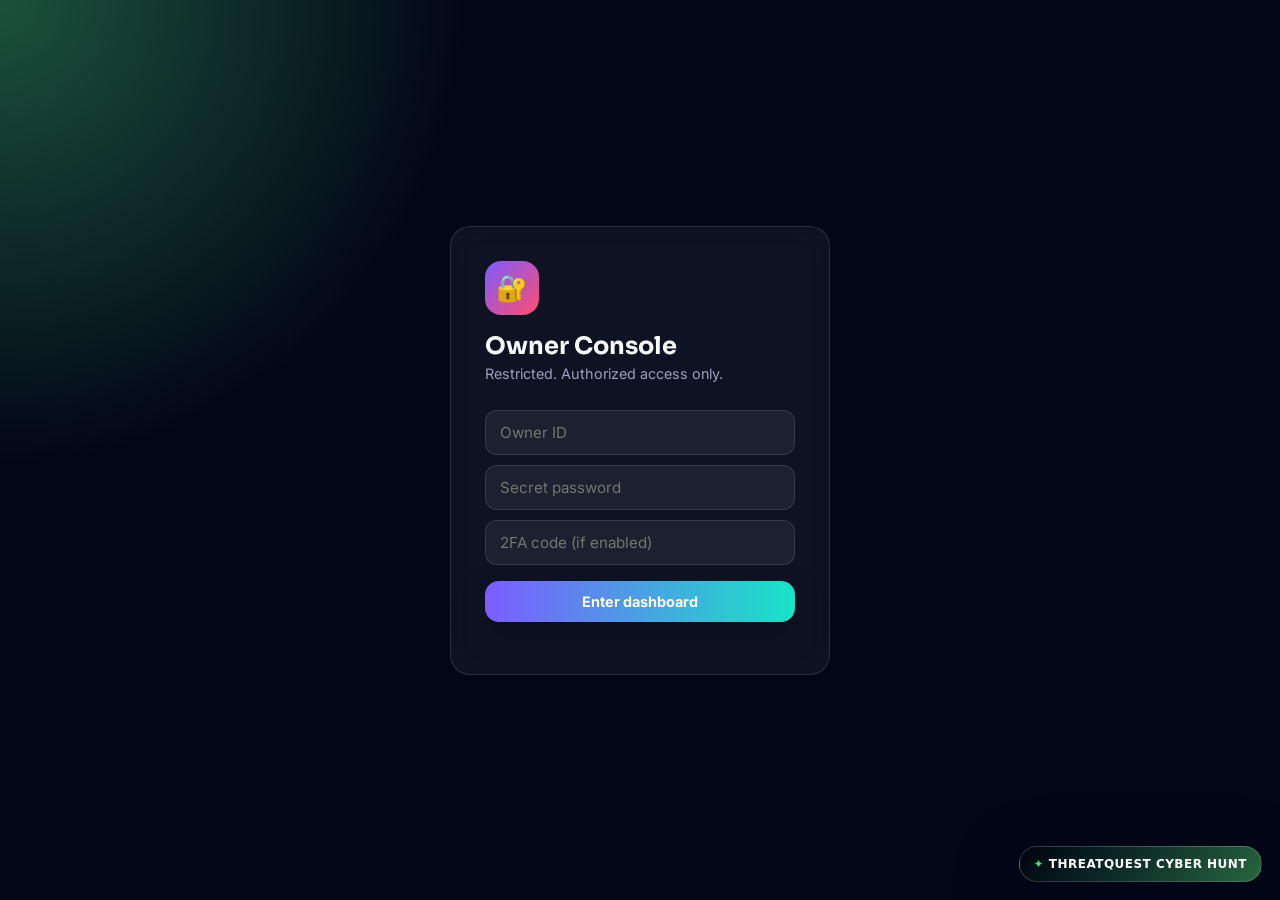
<file: owner.html>
<!DOCTYPE html>
<html lang="en" data-theme="dark"><head>
<meta charset="UTF-8"><meta name="viewport" content="width=device-width,initial-scale=1">
<title>ThreatQuest Cyber Hunt</title>
<link href="https://fonts.googleapis.com/css2?family=Sora:wght@600;700;800&family=Inter:wght@400;500;600&display=swap" rel="stylesheet">
<style>
:root{--bg:#07070f;--card:rgba(255,255,255,.05);--brd:rgba(255,255,255,.12);--txt:#f3f4fb;--muted:#9aa0bb;
  --accent:#7c5cff;--accent2:#19e3c7;--danger:#ff4d6d;--ok:#34d36b;--warn:#ffb13b}
*{box-sizing:border-box;margin:0;padding:0}
body{font-family:Inter,system-ui,sans-serif;background:radial-gradient(circle at 20% 0,rgba(124,92,255,.18),transparent 50%),var(--bg);
  color:var(--txt);min-height:100vh}
h1,h2,h3{font-family:Sora}
a{color:var(--accent2)}
.wrap{max-width:1200px;margin:0 auto;padding:20px}
/* login */
.login{min-height:100vh;display:grid;place-items:center;padding:20px}
.lcard{background:var(--card);border:1px solid var(--brd);border-radius:20px;padding:34px;max-width:380px;width:100%;backdrop-filter:blur(14px)}
.lcard h1{font-size:1.5rem;margin-bottom:4px}.lcard p{color:var(--muted);font-size:.9rem;margin-bottom:18px}
.lock{width:54px;height:54px;border-radius:16px;background:linear-gradient(135deg,var(--accent),var(--danger));display:grid;place-items:center;margin-bottom:16px;font-size:1.6rem}
input{width:100%;background:rgba(255,255,255,.06);border:1px solid var(--brd);border-radius:12px;padding:12px 14px;color:var(--txt);margin-top:10px;font-size:.95rem;outline:none}
input:focus{border-color:var(--accent)}
.btn{border:none;border-radius:12px;padding:12px 16px;font-weight:700;cursor:pointer;font-family:inherit;font-size:.9rem;transition:.15s}
.btn:hover{transform:translateY(-1px)}
.btn.primary{background:linear-gradient(90deg,var(--accent),var(--accent2));color:#fff;width:100%;margin-top:16px;justify-content:center}
.btn.danger{background:var(--danger);color:#fff}
.btn.warn{background:var(--warn);color:#1a1200}
.btn.ghost{background:rgba(255,255,255,.06);color:var(--txt);border:1px solid var(--brd)}
.hide{display:none!important}
/* dashboard */
header{display:flex;align-items:center;gap:12px;padding:16px 20px;border-bottom:1px solid var(--brd);position:sticky;top:0;background:rgba(7,7,15,.8);backdrop-filter:blur(12px);z-index:5}
header h1{font-size:1.15rem;display:flex;align-items:center;gap:8px}
.hlogo{display:grid;place-items:center}
.dot{width:9px;height:9px;border-radius:50%;background:var(--ok);box-shadow:0 0 10px var(--ok);animation:pulse 1.5s infinite}
@keyframes pulse{50%{opacity:.4}}
.spacer{margin-left:auto}
.kpis{display:grid;grid-template-columns:repeat(4,1fr);gap:14px;margin:22px 0}
@media(max-width:700px){.kpis{grid-template-columns:repeat(2,1fr)}}
.kpi{position:relative;background:linear-gradient(160deg,rgba(255,255,255,.06),rgba(255,255,255,.02));
  border:1px solid var(--brd);border-radius:18px;padding:18px 18px 16px;overflow:hidden;transition:.2s}
.kpi:hover{transform:translateY(-3px);border-color:rgba(124,92,255,.45)}
.kpi::before{content:"";position:absolute;top:0;left:0;right:0;height:3px;background:linear-gradient(90deg,var(--accent),var(--accent2))}
.kpi b{font-family:Sora;font-size:2rem;display:block;line-height:1;background:linear-gradient(90deg,#fff,#c9c4ff);-webkit-background-clip:text;background-clip:text;color:transparent}
.kpi span{color:var(--muted);font-size:.72rem;text-transform:uppercase;letter-spacing:.07em;font-weight:600;margin-top:7px;display:block}
.kpi.live::before{background:linear-gradient(90deg,var(--ok),var(--accent2))}
.kpi.live b{background:linear-gradient(90deg,#7CFFB2,#34d36b);-webkit-background-clip:text;background-clip:text;color:transparent}
.grid2{display:grid;grid-template-columns:1fr 1fr;gap:16px}@media(max-width:900px){.grid2{grid-template-columns:1fr}}
.panel{background:linear-gradient(160deg,rgba(255,255,255,.045),rgba(255,255,255,.015));border:1px solid var(--brd);
  border-radius:18px;padding:20px;margin-bottom:16px;box-shadow:0 8px 30px rgba(0,0,0,.18)}
.panel h2{font-size:1.05rem;margin-bottom:14px;display:flex;align-items:center;gap:9px;padding-left:11px;position:relative}
.panel h2::before{content:"";position:absolute;left:0;top:2px;bottom:2px;width:3px;border-radius:3px;background:linear-gradient(180deg,var(--accent),var(--accent2))}
.danger-zone h2::before{background:var(--danger)}
.feed{max-height:340px;overflow:auto;display:flex;flex-direction:column;gap:7px}
.feed::-webkit-scrollbar{width:7px}.feed::-webkit-scrollbar-thumb{background:rgba(255,255,255,.12);border-radius:9px}
.row{display:flex;gap:10px;align-items:center;font-size:.85rem;padding:10px 11px;border-radius:11px;
  background:rgba(255,255,255,.03);border:1px solid transparent;transition:.15s}
.row:hover{background:rgba(255,255,255,.06);border-color:var(--brd)}
.row .who{font-weight:600}.row .meta{color:var(--muted);margin-left:auto;font-size:.75rem}
.pill{font-size:.68rem;padding:3px 9px;border-radius:999px;background:rgba(124,92,255,.2);color:#b6a4ff;font-weight:700;white-space:nowrap}
.pill.click{background:rgba(25,227,199,.18);color:var(--accent2)}
.pill.view{background:rgba(255,177,59,.18);color:var(--warn)}
.pill.presence{background:rgba(52,211,107,.18);color:var(--ok)}
table{width:100%;border-collapse:collapse;font-size:.85rem}
th,td{text-align:left;padding:11px 9px;border-bottom:1px solid var(--brd)}
th{color:var(--muted);font-weight:600;font-size:.72rem;text-transform:uppercase;letter-spacing:.04em}
tbody tr{transition:.12s}tbody tr:hover{background:rgba(255,255,255,.035)}
.danger-zone{border-color:rgba(255,77,109,.4)}
.danger-zone h2{color:var(--danger)}
.muted{color:var(--muted);font-size:.85rem}
.controls{display:flex;gap:10px;flex-wrap:wrap;align-items:center}
input,select{font-family:inherit}
@media(max-width:560px){.wrap{padding:14px}.kpi b{font-size:1.55rem}input,select{font-size:16px}}
</style>  <link rel="stylesheet" href="assets/ayush-premium.css">
</head>
<body>

<!-- LOGIN -->
<div class="login" id="loginView">
  <form class="lcard" id="loginForm">
    <div class="lock">🔐</div>
    <h1>Owner Console</h1>
    <p>Restricted. Authorized access only.</p>
    <input id="ou" placeholder="Owner ID" autocomplete="off">
    <input id="op" type="password" placeholder="Secret password">
    <input id="oc" inputmode="numeric" maxlength="6" placeholder="2FA code (if enabled)" autocomplete="off">
    <button class="btn primary" type="submit">Enter dashboard</button>
    <p class="muted" id="loginErr" style="color:var(--danger);margin-top:12px"></p>
  </form>
</div>

<!-- DASHBOARD -->
<div id="dashView" class="hide">
  <header>
    <span class="hlogo"><svg viewBox="0 0 64 64" width="26" height="26"><defs><linearGradient id="lg" x1="0" y1="0" x2="1" y2="1"><stop offset="0" stop-color="#7c5cff"/><stop offset="1" stop-color="#19e3c7"/></linearGradient></defs><path d="M32 3 56 12v18c0 16-11 27-24 31C19 57 8 46 8 30V12z" fill="url(#lg)"/><path d="M34 18 24 34h7l-1 12 11-16h-7z" fill="#fff"/></svg></span>
    <h1>ThreatQuest Cyber Hunt <span style="color:var(--muted);font-weight:600;font-size:.9rem">Owner Console</span></h1>
    <span class="dot" style="margin-left:4px"></span>
    <div class="spacer"></div>
    <span class="muted" id="updated"></span>
    <button class="btn ghost" id="logoutBtn">Sign out</button>
  </header>
  <div class="wrap">
    <div class="kpis">
      <div class="kpi live"><b id="k-live">0</b><span>Live now</span></div>
      <div class="kpi"><b id="k-users">0</b><span>Total users</span></div>
      <div class="kpi"><b id="k-saves">0</b><span>Saves</span></div>
      <div class="kpi"><b id="k-events">0</b><span>Events archived</span></div>
    </div>
    <div class="kpis" style="margin-top:10px">
      <div class="kpi" style="border-color:rgba(127,29,29,.5)"><b id="k-threats" style="color:#fca5a5">0</b><span>Attacks blocked (total)</span></div>
      <div class="kpi" style="border-color:rgba(127,29,29,.5)"><b id="k-threats-today" style="color:#fca5a5">0</b><span>Attacks today</span></div>
      <div class="kpi"><b id="k-blocked">0</b><span>Blocked IPs</span></div>
      <div class="kpi"><b id="k-banned">0</b><span>Banned users</span></div>
    </div>
    <p class="muted" id="threatBreakdown" style="font-size:.8rem;margin:6px 2px 0"></p>

    <div class="grid2">
      <div class="panel">
        <h2><span class="dot"></span>Live users <span class="muted" id="liveCount"></span></h2>
        <div class="feed" id="liveList"></div>
      </div>
      <div class="panel">
        <h2>⚡ Live activity (clicks &amp; views)</h2>
        <div class="feed" id="activityList"></div>
      </div>
    </div>

    <div class="panel">
      <h2>👥 All users</h2>
      <div style="overflow:auto"><table id="usersTbl">
        <thead><tr><th>Name</th><th>Email</th><th>College</th><th>Year</th><th>Last seen</th><th></th></tr></thead>
        <tbody></tbody></table></div>
    </div>

    <div class="panel">
      <h2>🛡️ Blocked IPs</h2>
      <div class="feed" id="blockedList"></div>
      <div class="controls" style="margin-top:12px">
        <input id="manualIp" placeholder="Block an IP manually (e.g. 49.36.x.x)" style="max-width:280px">
        <button class="btn danger" id="manualBlockBtn">Block IP</button>
        <button class="btn warn" id="clearBlocksBtn">Clear ALL IP blocks</button>
        <span class="muted" style="font-size:.78rem">Use if you or real students get caught by a shared mobile IP.</span>
      </div>
    </div>

    <div class="panel">
      <h2>🚫 Banned users <span class="muted" style="font-size:.8rem">(unban if it was a false positive)</span></h2>
      <div class="feed" id="bannedList"></div>
    </div>

    <div class="panel">
      <h2>➕ Add events <span class="muted" style="font-size:.8rem">(hackathons & community — appears live on the site)</span></h2>
      <div class="controls" style="flex-wrap:wrap;gap:8px">
        <select id="ce_kind" style="min-width:130px">
          <option value="hackathon">🏆 Hackathon</option>
          <option value="community">🎟️ Community/Conf</option>
        </select>
        <input id="ce_title" placeholder="Event title *" style="min-width:220px">
        <input id="ce_organizer" placeholder="Organizer / company" style="min-width:160px">
        <select id="ce_type" style="min-width:130px">
          <option>Hackathon</option><option>Ideathon</option><option>Hiring Challenge</option>
          <option>Government</option><option>Conference</option><option>Meetup</option><option>Summit</option><option>Workshop</option>
        </select>
        <input id="ce_city" placeholder="City / location" style="min-width:120px">
        <select id="ce_mode" style="min-width:110px"><option>Online</option><option>Offline</option><option>Hybrid</option></select>
      </div>
      <div class="controls" style="flex-wrap:wrap;gap:8px;margin-top:8px">
        <label class="muted" style="font-size:.75rem">Start <input id="ce_starts" type="date"></label>
        <label class="muted" style="font-size:.75rem">End <input id="ce_ends" type="date"></label>
        <label class="muted" style="font-size:.75rem">Deadline <input id="ce_deadline" type="date"></label>
        <input id="ce_prize" placeholder="Prize (e.g. ₹1,00,000)" style="min-width:150px">
        <input id="ce_price" placeholder="Price (Free / ₹999)" style="min-width:130px">
      </div>
      <div class="controls" style="flex-wrap:wrap;gap:8px;margin-top:8px">
        <input id="ce_url" placeholder="Apply / event URL (https://...) *" style="min-width:260px">
        <input id="ce_tags" placeholder="Tags, comma separated (AI, Web3...)" style="min-width:200px">
        <label class="muted" style="font-size:.8rem;display:flex;align-items:center;gap:6px"><input id="ce_featured" type="checkbox" style="width:auto"> ⭐ Featured</label>
        <button class="btn" id="ce_addBtn" style="background:#16a34a;color:#fff">+ Add event</button>
      </div>
      <p class="muted" id="ce_msg" style="font-size:.78rem;margin:8px 0 0"></p>
      <div class="feed" id="ce_list" style="margin-top:12px"></div>
    </div>

    <div class="panel">
      <h2>🎓 Campus Ambassadors <span class="muted" style="font-size:.8rem">(referrals — watch for sudden spikes = possible fake signups)</span></h2>
      <div style="overflow:auto"><table id="ambTbl">
        <thead><tr><th>#</th><th>Name</th><th>College</th><th>Code</th><th>Tier</th><th>Sign-ups</th></tr></thead>
        <tbody></tbody></table></div>
    </div>

    <div class="panel">
      <h2>🚨 Auto-defense threat log <span class="muted" style="font-size:.8rem">(attacks blocked automatically)</span></h2>
      <div class="feed" id="threatList"></div>
    </div>

    <div class="panel danger-zone">
      <h2>⚠️ Danger zone — site controls</h2>
      <div class="controls">
        <button class="btn warn" id="maintBtn">Loading…</button>
        <span class="muted">Maintenance freezes the public site for all users.</span>
      </div>
      <div class="controls" style="margin-top:14px">
        <button class="btn danger" id="wipeBtn">Wipe ALL user data</button>
        <span class="muted">Deletes every account, save, team post &amp; analytics. Irreversible.</span>
      </div>
    </div>
    <p class="muted" style="text-align:center;margin:20px 0">ThreatQuest Cyber Hunt Owner Console · auto-refreshes every 3s</p>
  </div>
</div>

<script>
const BASE = (location.port==="5050"||location.protocol==="http:"||location.protocol==="https:")?"":"http://localhost:5050";
let TOKEN = sessionStorage.getItem("hh_owner_token")||"";
const $=s=>document.querySelector(s);
function esc(s){return String(s==null?"":s).replace(/[&<>"']/g,c=>({"&":"&amp;","<":"&lt;",">":"&gt;",'"':"&quot;","'":"&#39;"}[c]));}
function fmtTime(ts){try{return new Date(ts*1000).toLocaleTimeString();}catch(e){return"";}}
function ago(ts){const s=Math.round(Date.now()/1000-ts);return s<60?s+"s":Math.round(s/60)+"m";}

async function login(u,p,code){
  const r=await fetch(BASE+"/api/owner/login",{method:"POST",headers:{"Content-Type":"application/json"},
    body:JSON.stringify({user:u,pass:p,code})});
  const d=await r.json();
  if(d.ok){TOKEN=d.token;sessionStorage.setItem("hh_owner_token",TOKEN);showDash();}
  else if(r.status===429)$("#loginErr").textContent="Too many attempts. Locked for ~15 min.";
  else if(d.need_2fa)$("#loginErr").textContent="Enter your 6-digit 2FA code.";
  else $("#loginErr").textContent="Invalid credentials.";
}
$("#loginForm").onsubmit=e=>{e.preventDefault();login($("#ou").value.trim(),$("#op").value,$("#oc").value.trim());};
$("#logoutBtn").onclick=()=>{sessionStorage.removeItem("hh_owner_token");location.reload();};

function showDash(){$("#loginView").classList.add("hide");$("#dashView").classList.remove("hide");poll();loadCommunity();}

async function poll(){
  if(!TOKEN)return;
  try{
    const r=await fetch(BASE+"/api/owner/overview",{headers:{"X-Owner-Token":TOKEN}});
    if(r.status===401){sessionStorage.removeItem("hh_owner_token");location.reload();return;}
    const d=await r.json();
    $("#k-live").textContent=d.live.length;
    $("#k-users").textContent=d.stats.users;
    $("#k-saves").textContent=d.stats.saves;
    $("#k-events").textContent=d.stats.events_archived;
    // security summary cards
    const ts=d.threat_stats||{};
    $("#k-threats").textContent=ts.total||0;
    $("#k-threats-today").textContent=ts.today||0;
    $("#k-blocked").textContent=ts.blocked_ips||0;
    $("#k-banned").textContent=ts.banned_users||0;
    const bk=ts.by_kind||{};const parts=Object.keys(bk).map(k=>`${esc(k)}: ${bk[k]}`);
    $("#threatBreakdown").textContent=parts.length?("Attack types — "+parts.join(" · ")):"No attacks detected yet. ✅";
    $("#liveCount").textContent="("+d.live.length+")";
    $("#updated").textContent="updated "+new Date().toLocaleTimeString();
    // live
    $("#liveList").innerHTML=d.live.length?d.live.map(u=>{const g=u.geo||{};const loc=[g.city,g.country].filter(Boolean).join(", ");
      return `<div class="row">
      <span class="who">${esc(u.name||"Guest")}</span>
      <span class="pill presence">${esc(u.path||"—")}</span>
      <span class="meta">${esc(u.email||"anon")} · ${esc(u.ip||"?")}${loc?" · 📍"+esc(loc):""} · ${ago(u.last_seen)} ago</span>
      ${u.ip?`<button class="btn danger" style="padding:4px 8px;font-size:.7rem" data-blockip="${esc(u.ip)}">Block IP</button>`:""}</div>`;}).join(""):'<p class="muted">No one online right now.</p>';
    // activity
    $("#activityList").innerHTML=d.activity.length?d.activity.map(a=>`<div class="row">
      <span class="pill ${esc((a.kind||"").replace(/[^a-z]/gi,""))}">${esc(a.kind)}</span>
      <span class="who">${esc(a.name||"Guest")}</span>
      <span>${esc((a.detail||a.path||"").slice(0,46))}</span>
      <span class="meta">${fmtTime(a.ts)}</span></div>`).join(""):'<p class="muted">No activity yet.</p>';
    // users
    $("#usersTbl tbody").innerHTML=d.users.map(u=>`<tr>
      <td>${esc(u.name||"—")}</td><td>${esc(u.email||"—")}</td><td>${esc(u.college||"—")}</td><td>${esc(u.year||"—")}</td>
      <td class="muted">${u.last_seen?ago(u.last_seen)+" ago":"—"}</td>
      <td style="white-space:nowrap">
        <button class="btn ghost" style="padding:5px 9px" data-del="${esc(u.email)}">Delete</button>
        <button class="btn danger" style="padding:5px 9px" data-ban="${esc(u.email)}">Ban + Block IP</button>
      </td></tr>`).join("")
      ||'<tr><td colspan="6" class="muted">No users yet.</td></tr>';
    $("#usersTbl").querySelectorAll("[data-del]").forEach(b=>b.onclick=()=>delUser(b.dataset.del));
    $("#usersTbl").querySelectorAll("[data-ban]").forEach(b=>b.onclick=()=>banUser(b.dataset.ban));
    $("#liveList").querySelectorAll("[data-blockip]").forEach(b=>b.onclick=()=>blockIp(b.dataset.blockip));
    // blocked IPs
    $("#blockedList").innerHTML=(d.blocked_ips||[]).length?d.blocked_ips.map(b=>{const g=b.geo||{};const loc=[g.city,g.country].filter(Boolean).join(", ");
      return `<div class="row">
      <span class="who">${esc(b.ip)}</span><span class="meta">${esc(b.reason||"")}${loc?" · 📍"+esc(loc):""}</span>
      <button class="btn ghost" style="padding:4px 8px;font-size:.7rem" data-unblock="${esc(b.ip)}">Unblock</button></div>`;}).join(""):'<p class="muted">No blocked IPs.</p>';
    $("#blockedList").querySelectorAll("[data-unblock]").forEach(b=>b.onclick=()=>unblockIp(b.dataset.unblock));
    // banned users (with unban)
    $("#bannedList").innerHTML=(d.banned_users||[]).length?d.banned_users.map(b=>`<div class="row">
      <span class="who">${esc(b.email)}</span><span class="meta">${esc(b.reason||"")}</span>
      <button class="btn" style="padding:4px 8px;font-size:.7rem;background:#16a34a;color:#fff" data-unban="${esc(b.email)}">Unban</button></div>`).join(""):'<p class="muted">No banned users.</p>';
    $("#bannedList").querySelectorAll("[data-unban]").forEach(b=>b.onclick=()=>unbanUser(b.dataset.unban));
    // campus ambassadors
    $("#ambTbl tbody").innerHTML=(d.ambassadors||[]).length?d.ambassadors.map(a=>`<tr>
      <td>${a.rank}</td><td>${esc(a.name)}</td><td class="muted">${esc(a.college||"—")}</td>
      <td style="font-family:monospace">${esc(a.code)}</td><td>${esc(a.tier)}</td><td><b>${a.count}</b></td></tr>`).join(""):'<tr><td colspan="6" class="muted">No ambassadors yet.</td></tr>';
    // threat log (auto-defense) with severity colours
    const sevColor={critical:["#7f1d1d","#fecaca"],high:["#9a3412","#fed7aa"],medium:["#854d0e","#fde68a"]};
    $("#threatList").innerHTML=(d.threats||[]).length?d.threats.map(t=>{const c=sevColor[t.severity]||["#374151","#e5e7eb"];
      return `<div class="row">
      <span class="pill" style="background:${c[0]};color:${c[1]}">${esc(t.severity||"?")}</span>
      <span class="pill" style="background:#1f2937;color:#cbd5e1">${esc(t.kind||"threat")}</span>
      <span class="who">${esc(t.ip||"?")}</span>
      <span class="meta">${esc((t.email||"anon"))}${t.country?" · 📍"+esc(t.country):""} · ${esc((t.action||"logged"))}</span>
      <span style="flex:1;min-width:0;color:#fca5a5;font-family:monospace;font-size:.72rem;overflow:hidden;text-overflow:ellipsis;white-space:nowrap">${esc((t.detail||t.path||"").slice(0,70))}</span>
      <span class="meta">${fmtTime(t.ts)}</span></div>`;}).join(""):'<p class="muted">No attacks detected. ✅ All clear.</p>';
    // maintenance button
    const m=$("#maintBtn");m.dataset.on=d.maintenance?"1":"0";
    m.textContent=d.maintenance?"🔴 Site is DOWN — bring it back":"🟢 Site is LIVE — take it down";
    m.className="btn "+(d.maintenance?"danger":"warn");
  }catch(e){}
}
setInterval(poll,3000);

function ownerPost(path,body){return fetch(BASE+path,{method:"POST",headers:{"Content-Type":"application/json","X-Owner-Token":TOKEN},body:JSON.stringify(body||{})});}
async function delUser(email){
  if(!confirm("Delete user "+email+" and all their data?"))return;
  await ownerPost("/api/owner/delete-user",{email});poll();
}
async function banUser(email){
  if(!confirm("Ban "+email+"? This deletes their data, blocks re-signup, AND blocks their last IP."))return;
  await ownerPost("/api/owner/ban-user",{email,block_ip:true});poll();
}
async function blockIp(ip){
  if(!confirm("Block IP "+ip+"? They lose all access to the site."))return;
  await ownerPost("/api/owner/block-ip",{ip,reason:"manual"});poll();
}
async function unblockIp(ip){await ownerPost("/api/owner/unblock-ip",{ip});poll();}
async function unbanUser(email){
  if(!confirm("Unban "+email+"? They'll be able to sign in again."))return;
  await ownerPost("/api/owner/unban-user",{email});poll();
}

// ---- community events admin ----
async function loadCommunity(){
  if(!TOKEN)return;
  try{
    const r=await fetch(BASE+"/api/owner/community/list",{headers:{"X-Owner-Token":TOKEN}});
    const d=await r.json();renderCommunity(d.events||[]);
  }catch(e){}
}
function renderCommunity(list){
  const el=$("#ce_list");
  el.innerHTML=list.length?list.map(e=>`<div class="row">
    <span class="pill" style="background:${(e.kind==='hackathon')?'#1e3a8a':'#3730a3'};color:#dbeafe">${e.kind==='hackathon'?'🏆 Hack':'🎟️ Comm'}</span>
    ${e.featured?'<span class="pill" style="background:#854d0e;color:#fde68a">⭐</span>':''}
    <span class="who">${esc(e.title)}</span>
    <span class="meta">${esc(e.type||"")} · ${esc(e.city||"online")} · ${esc(e.starts||"TBA")}${e.ends&&e.ends!==e.starts?"→"+esc(e.ends):""}</span>
    <span class="meta">${esc(e.prize||e.price||"")}</span>
    <button class="btn ghost" style="padding:4px 8px;font-size:.7rem" data-cedel="${esc(e.id)}">Delete</button></div>`).join(""):'<p class="muted">No owner-added events yet. (Curated + scraped events still show on the site.)</p>';
  el.querySelectorAll("[data-cedel]").forEach(b=>b.onclick=()=>delCommunity(b.dataset.cedel));
}
async function addCommunity(){
  const title=$("#ce_title").value.trim();
  if(!title){$("#ce_msg").textContent="Title is required.";return;}
  const body={
    kind:$("#ce_kind").value, title, organizer:$("#ce_organizer").value.trim(),
    type:$("#ce_type").value, category:$("#ce_type").value,
    city:$("#ce_city").value.trim(), mode:$("#ce_mode").value,
    starts:$("#ce_starts").value, ends:$("#ce_ends").value, deadline:$("#ce_deadline").value,
    prize:$("#ce_prize").value.trim(), price:$("#ce_price").value.trim(),
    url:$("#ce_url").value.trim(), ticket_url:$("#ce_url").value.trim(),
    tags:$("#ce_tags").value.split(",").map(s=>s.trim()).filter(Boolean),
    featured:$("#ce_featured").checked, dates_confirmed:true
  };
  const r=await ownerPost("/api/owner/community/add",body);const d=await r.json();
  if(d.ok){
    $("#ce_msg").textContent="✅ Added — it's live on the site now.";
    ["ce_title","ce_organizer","ce_city","ce_prize","ce_price","ce_url","ce_tags","ce_starts","ce_ends","ce_deadline"].forEach(id=>$("#"+id).value="");
    $("#ce_featured").checked=false;
    renderCommunity(d.events||[]);
  }else $("#ce_msg").textContent="Could not add event.";
}
async function delCommunity(id){
  if(!confirm("Remove this event from the site?"))return;
  const r=await ownerPost("/api/owner/community/delete",{id});const d=await r.json();
  renderCommunity(d.events||[]);
}
async function clearBlocks(){
  if(!confirm("Lift ALL IP blocks? (Account bans stay.) Use this if you or real students got caught by a shared mobile IP."))return;
  const r=await ownerPost("/api/owner/clear-blocks",{});const d=await r.json();
  if(d.ok){alert("Cleared "+d.cleared+" IP block(s).");poll();}
}
document.addEventListener("click",e=>{
  if(e.target.id==="manualBlockBtn"){const ip=$("#manualIp").value.trim();if(ip)blockIp(ip);}
  if(e.target.id==="clearBlocksBtn")clearBlocks();
  if(e.target.id==="ce_addBtn")addCommunity();
});
$("#maintBtn").onclick=async()=>{
  const on=$("#maintBtn").dataset.on!=="1";
  if(on&&!confirm("Take the WHOLE site down for all users?"))return;
  await fetch(BASE+"/api/owner/maintenance",{method:"POST",headers:{"Content-Type":"application/json","X-Owner-Token":TOKEN},body:JSON.stringify({on})});
  poll();
};
$("#wipeBtn").onclick=async()=>{
  if(!confirm("⚠️ This deletes ALL users, saves, team posts and analytics. Type-safe? This cannot be undone."))return;
  if(!confirm("Are you absolutely sure? Final confirmation."))return;
  await fetch(BASE+"/api/owner/wipe",{method:"POST",headers:{"X-Owner-Token":TOKEN}});
  poll();
};

// auto-enter if already authed this session
if(TOKEN) showDash();
</script>
  <script src="assets/ayush-premium.js"></script>
</body></html>
</file>
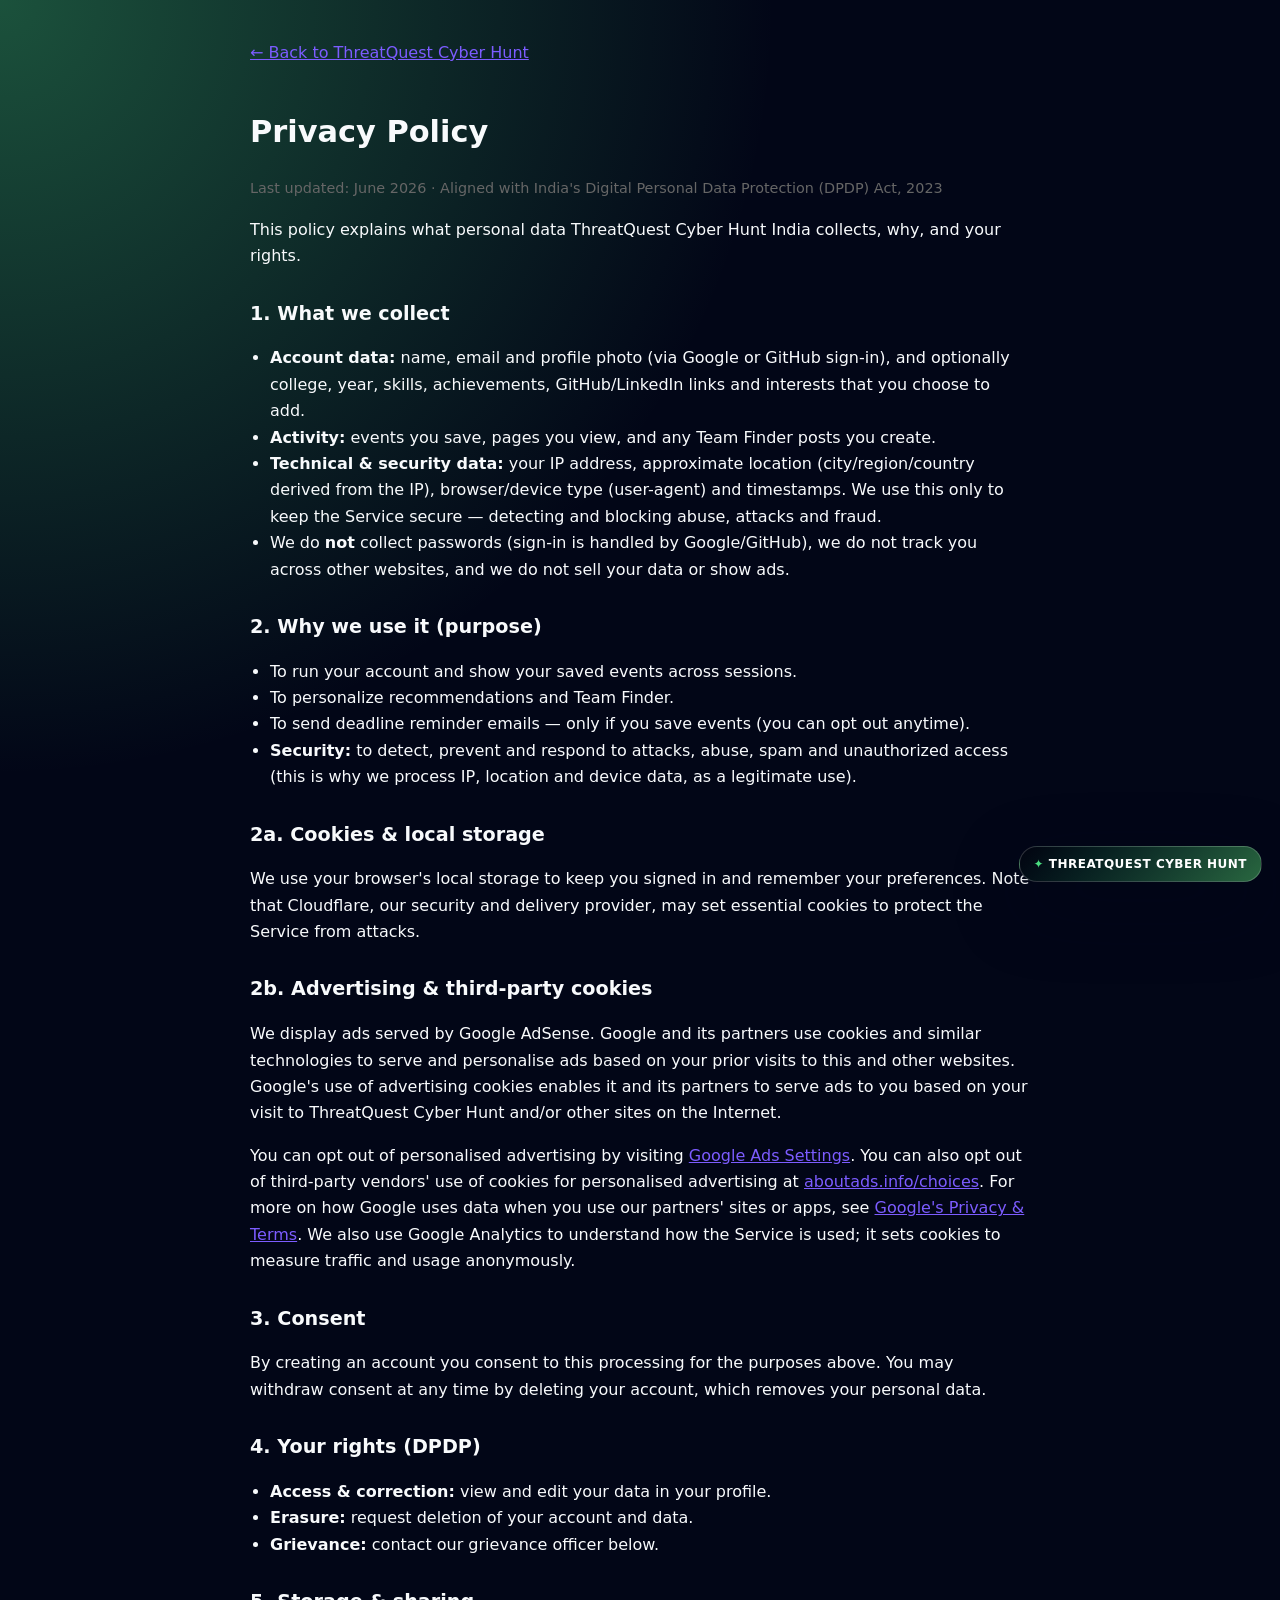
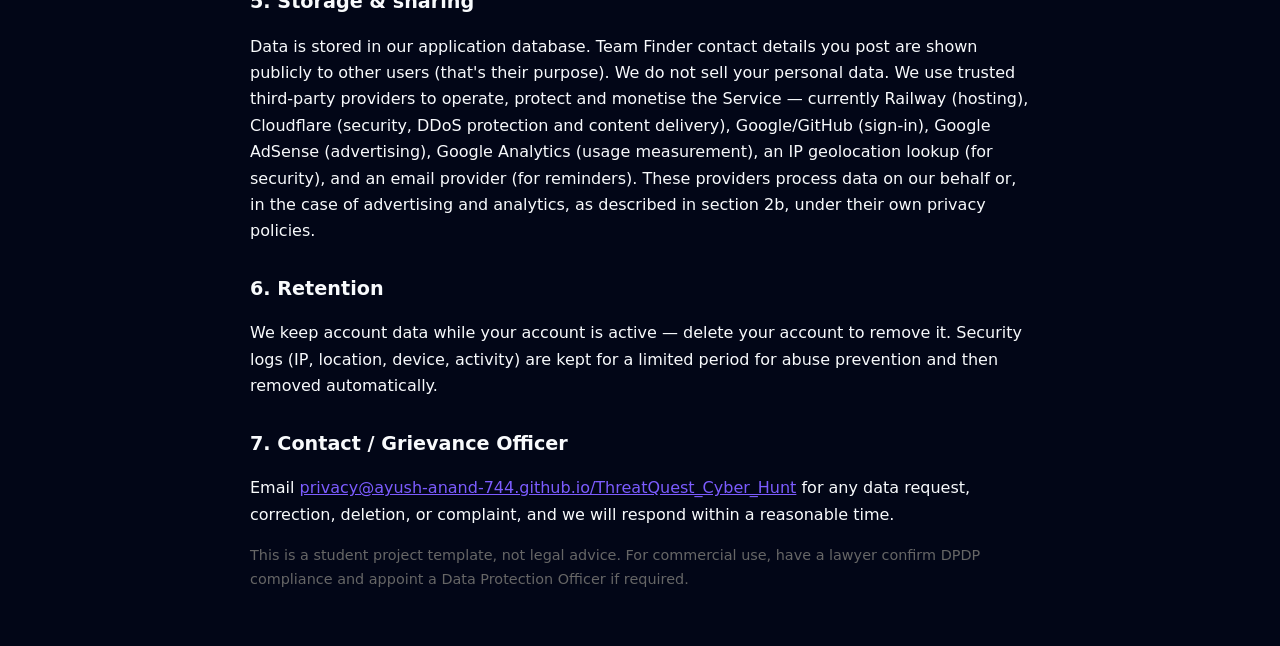
<file: privacy.html>
<!DOCTYPE html>
<html lang="en"><head><meta charset="UTF-8">
<meta name="viewport" content="width=device-width,initial-scale=1">
<title>ThreatQuest Cyber Hunt</title>
<style>
body{font-family:Inter,system-ui,Arial,sans-serif;max-width:780px;margin:0 auto;padding:40px 20px;
  line-height:1.65;color:#1c1e2e;background:#fafbff}
h1{font-size:1.9rem}h2{margin-top:28px;font-size:1.2rem}a{color:#7c5cff}
.muted{color:#666;font-size:.9rem}.back{display:inline-block;margin-bottom:20px}
ul{padding-left:20px}
</style>  <link rel="stylesheet" href="assets/ayush-premium.css">
</head><body>
<a class="back" href="./">← Back to ThreatQuest Cyber Hunt</a>
<h1>Privacy Policy</h1>
<p class="muted">Last updated: June 2026 · Aligned with India's Digital Personal Data Protection (DPDP) Act, 2023</p>

<p>This policy explains what personal data ThreatQuest Cyber Hunt India collects, why, and your rights.</p>

<h2>1. What we collect</h2>
<ul>
  <li><strong>Account data:</strong> name, email and profile photo (via Google or GitHub sign-in), and
      optionally college, year, skills, achievements, GitHub/LinkedIn links and interests that you choose to add.</li>
  <li><strong>Activity:</strong> events you save, pages you view, and any Team Finder posts you create.</li>
  <li><strong>Technical & security data:</strong> your IP address, approximate location (city/region/country
      derived from the IP), browser/device type (user-agent) and timestamps. We use this only to keep the
      Service secure — detecting and blocking abuse, attacks and fraud.</li>
  <li>We do <strong>not</strong> collect passwords (sign-in is handled by Google/GitHub), we do not track you
      across other websites, and we do not sell your data or show ads.</li>
</ul>

<h2>2. Why we use it (purpose)</h2>
<ul>
  <li>To run your account and show your saved events across sessions.</li>
  <li>To personalize recommendations and Team Finder.</li>
  <li>To send deadline reminder emails — only if you save events (you can opt out anytime).</li>
  <li><strong>Security:</strong> to detect, prevent and respond to attacks, abuse, spam and unauthorized
      access (this is why we process IP, location and device data, as a legitimate use).</li>
</ul>

<h2>2a. Cookies & local storage</h2>
<p>We use your browser's local storage to keep you signed in and remember your preferences. Note that
Cloudflare, our security and delivery provider, may set essential cookies to protect the Service from
attacks.</p>

<h2>2b. Advertising &amp; third-party cookies</h2>
<p>We display ads served by Google AdSense. Google and its partners use cookies and similar
technologies to serve and personalise ads based on your prior visits to this and other websites.
Google's use of advertising cookies enables it and its partners to serve ads to you based on your
visit to ThreatQuest Cyber Hunt and/or other sites on the Internet.</p>
<p>You can opt out of personalised advertising by visiting
<a href="https://www.google.com/settings/ads" target="_blank" rel="noopener">Google Ads Settings</a>.
You can also opt out of third-party vendors' use of cookies for personalised advertising at
<a href="https://www.aboutads.info/choices/" target="_blank" rel="noopener">aboutads.info/choices</a>.
For more on how Google uses data when you use our partners' sites or apps, see
<a href="https://policies.google.com/technologies/partner-sites" target="_blank" rel="noopener">Google's Privacy &amp; Terms</a>.
We also use Google Analytics to understand how the Service is used; it sets cookies to measure
traffic and usage anonymously.</p>

<h2>3. Consent</h2>
<p>By creating an account you consent to this processing for the purposes above. You may
withdraw consent at any time by deleting your account, which removes your personal data.</p>

<h2>4. Your rights (DPDP)</h2>
<ul>
  <li><strong>Access & correction:</strong> view and edit your data in your profile.</li>
  <li><strong>Erasure:</strong> request deletion of your account and data.</li>
  <li><strong>Grievance:</strong> contact our grievance officer below.</li>
</ul>

<h2>5. Storage & sharing</h2>
<p>Data is stored in our application database. Team Finder contact details you post are shown
publicly to other users (that's their purpose). We do not sell your personal data. We use trusted
third-party providers to operate, protect and monetise the Service — currently Railway (hosting),
Cloudflare (security, DDoS protection and content delivery), Google/GitHub (sign-in), Google
AdSense (advertising), Google Analytics (usage measurement), an IP geolocation lookup (for security),
and an email provider (for reminders). These providers process data on our behalf or, in the case of
advertising and analytics, as described in section 2b, under their own privacy policies.</p>

<h2>6. Retention</h2>
<p>We keep account data while your account is active — delete your account to remove it. Security
logs (IP, location, device, activity) are kept for a limited period for abuse prevention and then
removed automatically.</p>

<h2>7. Contact / Grievance Officer</h2>
<p>Email <a href="mailto:privacy@ayush-anand-744.github.io/ThreatQuest_Cyber_Hunt">privacy@ayush-anand-744.github.io/ThreatQuest_Cyber_Hunt</a> for any data request,
correction, deletion, or complaint, and we will respond within a reasonable time.</p>

<p class="muted">This is a student project template, not legal advice. For commercial use,
have a lawyer confirm DPDP compliance and appoint a Data Protection Officer if required.</p>
  <script src="assets/ayush-premium.js"></script>
</body></html>
</file>
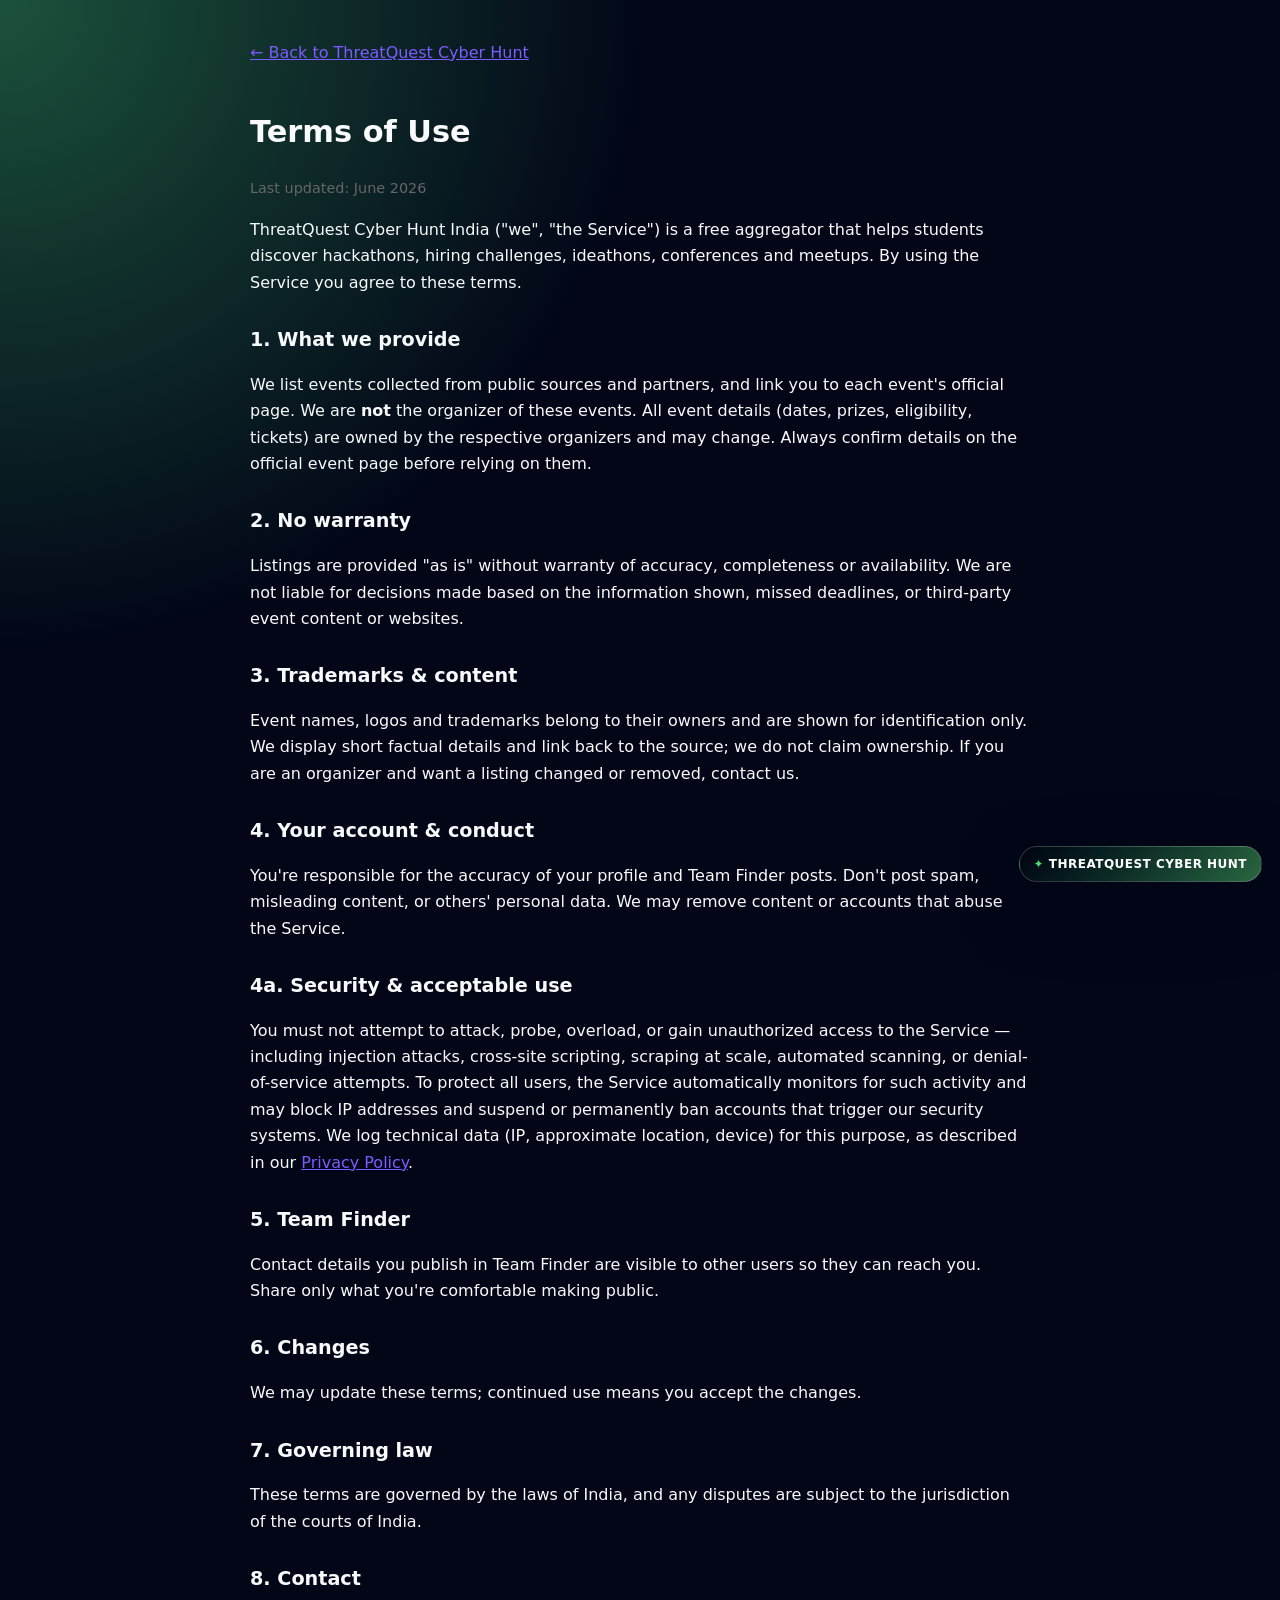
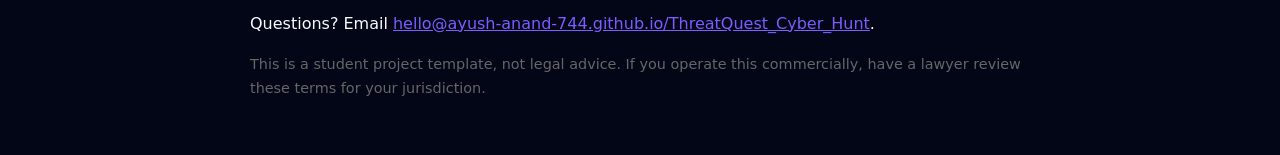
<file: terms.html>
<!DOCTYPE html>
<html lang="en"><head><meta charset="UTF-8">
<meta name="viewport" content="width=device-width,initial-scale=1">
<title>ThreatQuest Cyber Hunt</title>
<style>
body{font-family:Inter,system-ui,Arial,sans-serif;max-width:780px;margin:0 auto;padding:40px 20px;
  line-height:1.65;color:#1c1e2e;background:#fafbff}
h1{font-size:1.9rem}h2{margin-top:28px;font-size:1.2rem}a{color:#7c5cff}
.muted{color:#666;font-size:.9rem}.back{display:inline-block;margin-bottom:20px}
</style>  <link rel="stylesheet" href="assets/ayush-premium.css">
</head><body>
<a class="back" href="./">← Back to ThreatQuest Cyber Hunt</a>
<h1>Terms of Use</h1>
<p class="muted">Last updated: June 2026</p>

<p>ThreatQuest Cyber Hunt India ("we", "the Service") is a free aggregator that helps students discover
hackathons, hiring challenges, ideathons, conferences and meetups. By using the Service you
agree to these terms.</p>

<h2>1. What we provide</h2>
<p>We list events collected from public sources and partners, and link you to each event's
official page. We are <strong>not</strong> the organizer of these events. All event details
(dates, prizes, eligibility, tickets) are owned by the respective organizers and may change.
Always confirm details on the official event page before relying on them.</p>

<h2>2. No warranty</h2>
<p>Listings are provided "as is" without warranty of accuracy, completeness or availability.
We are not liable for decisions made based on the information shown, missed deadlines, or
third-party event content or websites.</p>

<h2>3. Trademarks & content</h2>
<p>Event names, logos and trademarks belong to their owners and are shown for identification
only. We display short factual details and link back to the source; we do not claim ownership.
If you are an organizer and want a listing changed or removed, contact us.</p>

<h2>4. Your account & conduct</h2>
<p>You're responsible for the accuracy of your profile and Team Finder posts. Don't post spam,
misleading content, or others' personal data. We may remove content or accounts that abuse the
Service.</p>

<h2>4a. Security & acceptable use</h2>
<p>You must not attempt to attack, probe, overload, or gain unauthorized access to the Service —
including injection attacks, cross-site scripting, scraping at scale, automated scanning, or
denial-of-service attempts. To protect all users, the Service automatically monitors for such
activity and may block IP addresses and suspend or permanently ban accounts that trigger our
security systems. We log technical data (IP, approximate location, device) for this purpose, as
described in our <a href="privacy.html">Privacy Policy</a>.</p>

<h2>5. Team Finder</h2>
<p>Contact details you publish in Team Finder are visible to other users so they can reach you.
Share only what you're comfortable making public.</p>

<h2>6. Changes</h2>
<p>We may update these terms; continued use means you accept the changes.</p>

<h2>7. Governing law</h2>
<p>These terms are governed by the laws of India, and any disputes are subject to the jurisdiction
of the courts of India.</p>

<h2>8. Contact</h2>
<p>Questions? Email <a href="mailto:hello@ayush-anand-744.github.io/ThreatQuest_Cyber_Hunt">hello@ayush-anand-744.github.io/ThreatQuest_Cyber_Hunt</a>.</p>

<p class="muted">This is a student project template, not legal advice. If you operate this
commercially, have a lawyer review these terms for your jurisdiction.</p>
  <script src="assets/ayush-premium.js"></script>
</body></html>
</file>
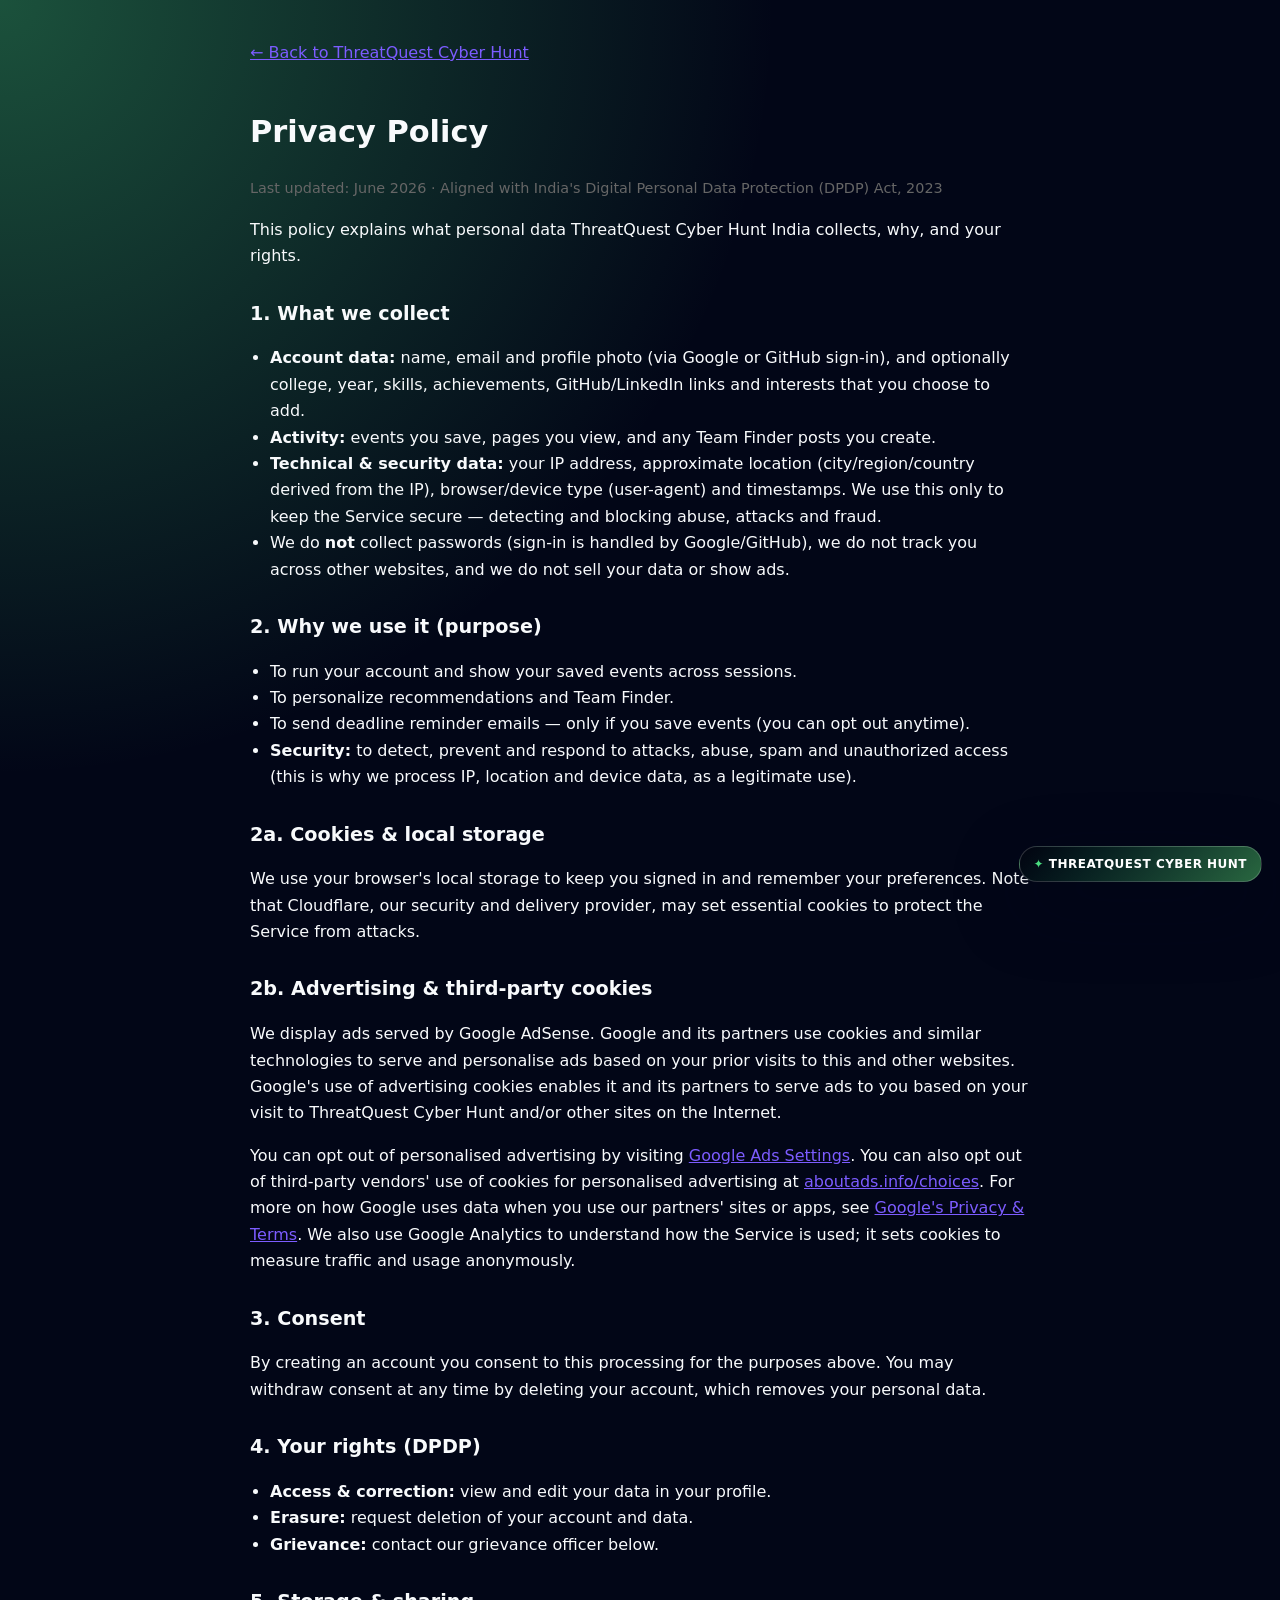
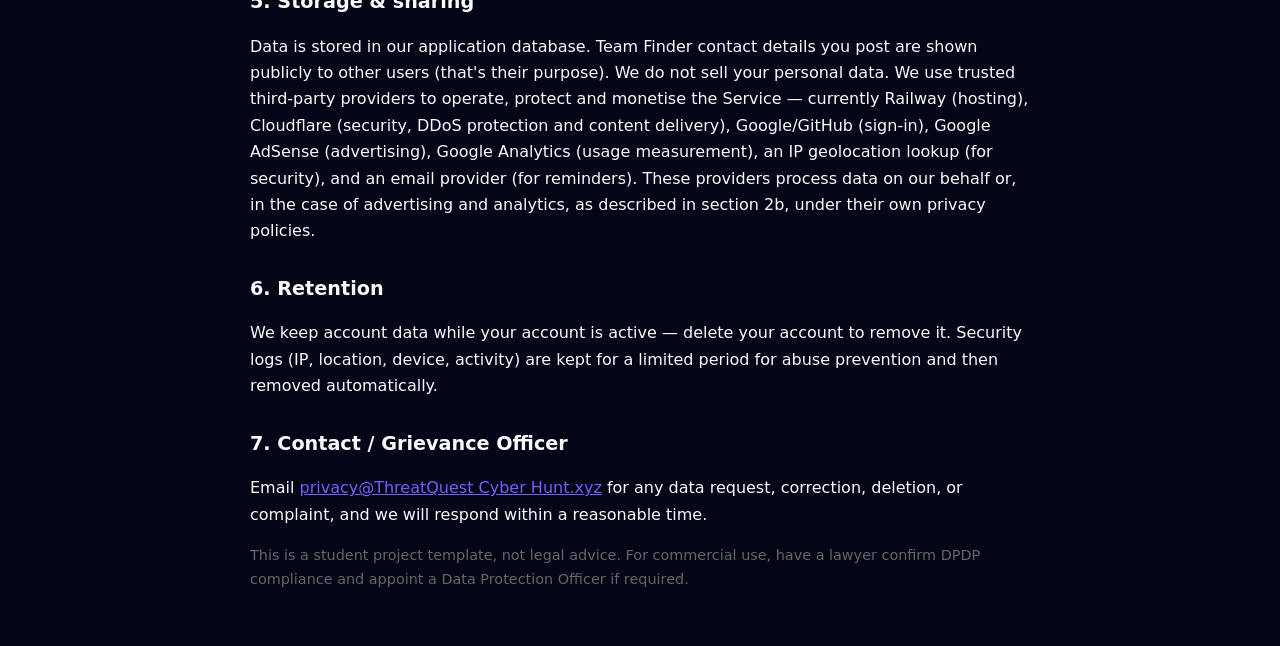
<file: frontend/privacy.html>
<!DOCTYPE html>
<html lang="en"><head><meta charset="UTF-8">
<meta name="viewport" content="width=device-width,initial-scale=1">
<title>ThreatQuest Cyber Hunt</title>
<style>
body{font-family:Inter,system-ui,Arial,sans-serif;max-width:780px;margin:0 auto;padding:40px 20px;
  line-height:1.65;color:#1c1e2e;background:#fafbff}
h1{font-size:1.9rem}h2{margin-top:28px;font-size:1.2rem}a{color:#7c5cff}
.muted{color:#666;font-size:.9rem}.back{display:inline-block;margin-bottom:20px}
ul{padding-left:20px}
</style>  <link rel="stylesheet" href="assets/ayush-premium.css">
</head><body>
<a class="back" href="/">← Back to ThreatQuest Cyber Hunt</a>
<h1>Privacy Policy</h1>
<p class="muted">Last updated: June 2026 · Aligned with India's Digital Personal Data Protection (DPDP) Act, 2023</p>

<p>This policy explains what personal data ThreatQuest Cyber Hunt India collects, why, and your rights.</p>

<h2>1. What we collect</h2>
<ul>
  <li><strong>Account data:</strong> name, email and profile photo (via Google or GitHub sign-in), and
      optionally college, year, skills, achievements, GitHub/LinkedIn links and interests that you choose to add.</li>
  <li><strong>Activity:</strong> events you save, pages you view, and any Team Finder posts you create.</li>
  <li><strong>Technical & security data:</strong> your IP address, approximate location (city/region/country
      derived from the IP), browser/device type (user-agent) and timestamps. We use this only to keep the
      Service secure — detecting and blocking abuse, attacks and fraud.</li>
  <li>We do <strong>not</strong> collect passwords (sign-in is handled by Google/GitHub), we do not track you
      across other websites, and we do not sell your data or show ads.</li>
</ul>

<h2>2. Why we use it (purpose)</h2>
<ul>
  <li>To run your account and show your saved events across sessions.</li>
  <li>To personalize recommendations and Team Finder.</li>
  <li>To send deadline reminder emails — only if you save events (you can opt out anytime).</li>
  <li><strong>Security:</strong> to detect, prevent and respond to attacks, abuse, spam and unauthorized
      access (this is why we process IP, location and device data, as a legitimate use).</li>
</ul>

<h2>2a. Cookies & local storage</h2>
<p>We use your browser's local storage to keep you signed in and remember your preferences. Note that
Cloudflare, our security and delivery provider, may set essential cookies to protect the Service from
attacks.</p>

<h2>2b. Advertising &amp; third-party cookies</h2>
<p>We display ads served by Google AdSense. Google and its partners use cookies and similar
technologies to serve and personalise ads based on your prior visits to this and other websites.
Google's use of advertising cookies enables it and its partners to serve ads to you based on your
visit to ThreatQuest Cyber Hunt and/or other sites on the Internet.</p>
<p>You can opt out of personalised advertising by visiting
<a href="https://www.google.com/settings/ads" target="_blank" rel="noopener">Google Ads Settings</a>.
You can also opt out of third-party vendors' use of cookies for personalised advertising at
<a href="https://www.aboutads.info/choices/" target="_blank" rel="noopener">aboutads.info/choices</a>.
For more on how Google uses data when you use our partners' sites or apps, see
<a href="https://policies.google.com/technologies/partner-sites" target="_blank" rel="noopener">Google's Privacy &amp; Terms</a>.
We also use Google Analytics to understand how the Service is used; it sets cookies to measure
traffic and usage anonymously.</p>

<h2>3. Consent</h2>
<p>By creating an account you consent to this processing for the purposes above. You may
withdraw consent at any time by deleting your account, which removes your personal data.</p>

<h2>4. Your rights (DPDP)</h2>
<ul>
  <li><strong>Access & correction:</strong> view and edit your data in your profile.</li>
  <li><strong>Erasure:</strong> request deletion of your account and data.</li>
  <li><strong>Grievance:</strong> contact our grievance officer below.</li>
</ul>

<h2>5. Storage & sharing</h2>
<p>Data is stored in our application database. Team Finder contact details you post are shown
publicly to other users (that's their purpose). We do not sell your personal data. We use trusted
third-party providers to operate, protect and monetise the Service — currently Railway (hosting),
Cloudflare (security, DDoS protection and content delivery), Google/GitHub (sign-in), Google
AdSense (advertising), Google Analytics (usage measurement), an IP geolocation lookup (for security),
and an email provider (for reminders). These providers process data on our behalf or, in the case of
advertising and analytics, as described in section 2b, under their own privacy policies.</p>

<h2>6. Retention</h2>
<p>We keep account data while your account is active — delete your account to remove it. Security
logs (IP, location, device, activity) are kept for a limited period for abuse prevention and then
removed automatically.</p>

<h2>7. Contact / Grievance Officer</h2>
<p>Email <a href="mailto:privacy@ThreatQuest Cyber Hunt.xyz">privacy@ThreatQuest Cyber Hunt.xyz</a> for any data request,
correction, deletion, or complaint, and we will respond within a reasonable time.</p>

<p class="muted">This is a student project template, not legal advice. For commercial use,
have a lawyer confirm DPDP compliance and appoint a Data Protection Officer if required.</p>
  <script src="assets/ayush-premium.js"></script>
</body></html>
</file>
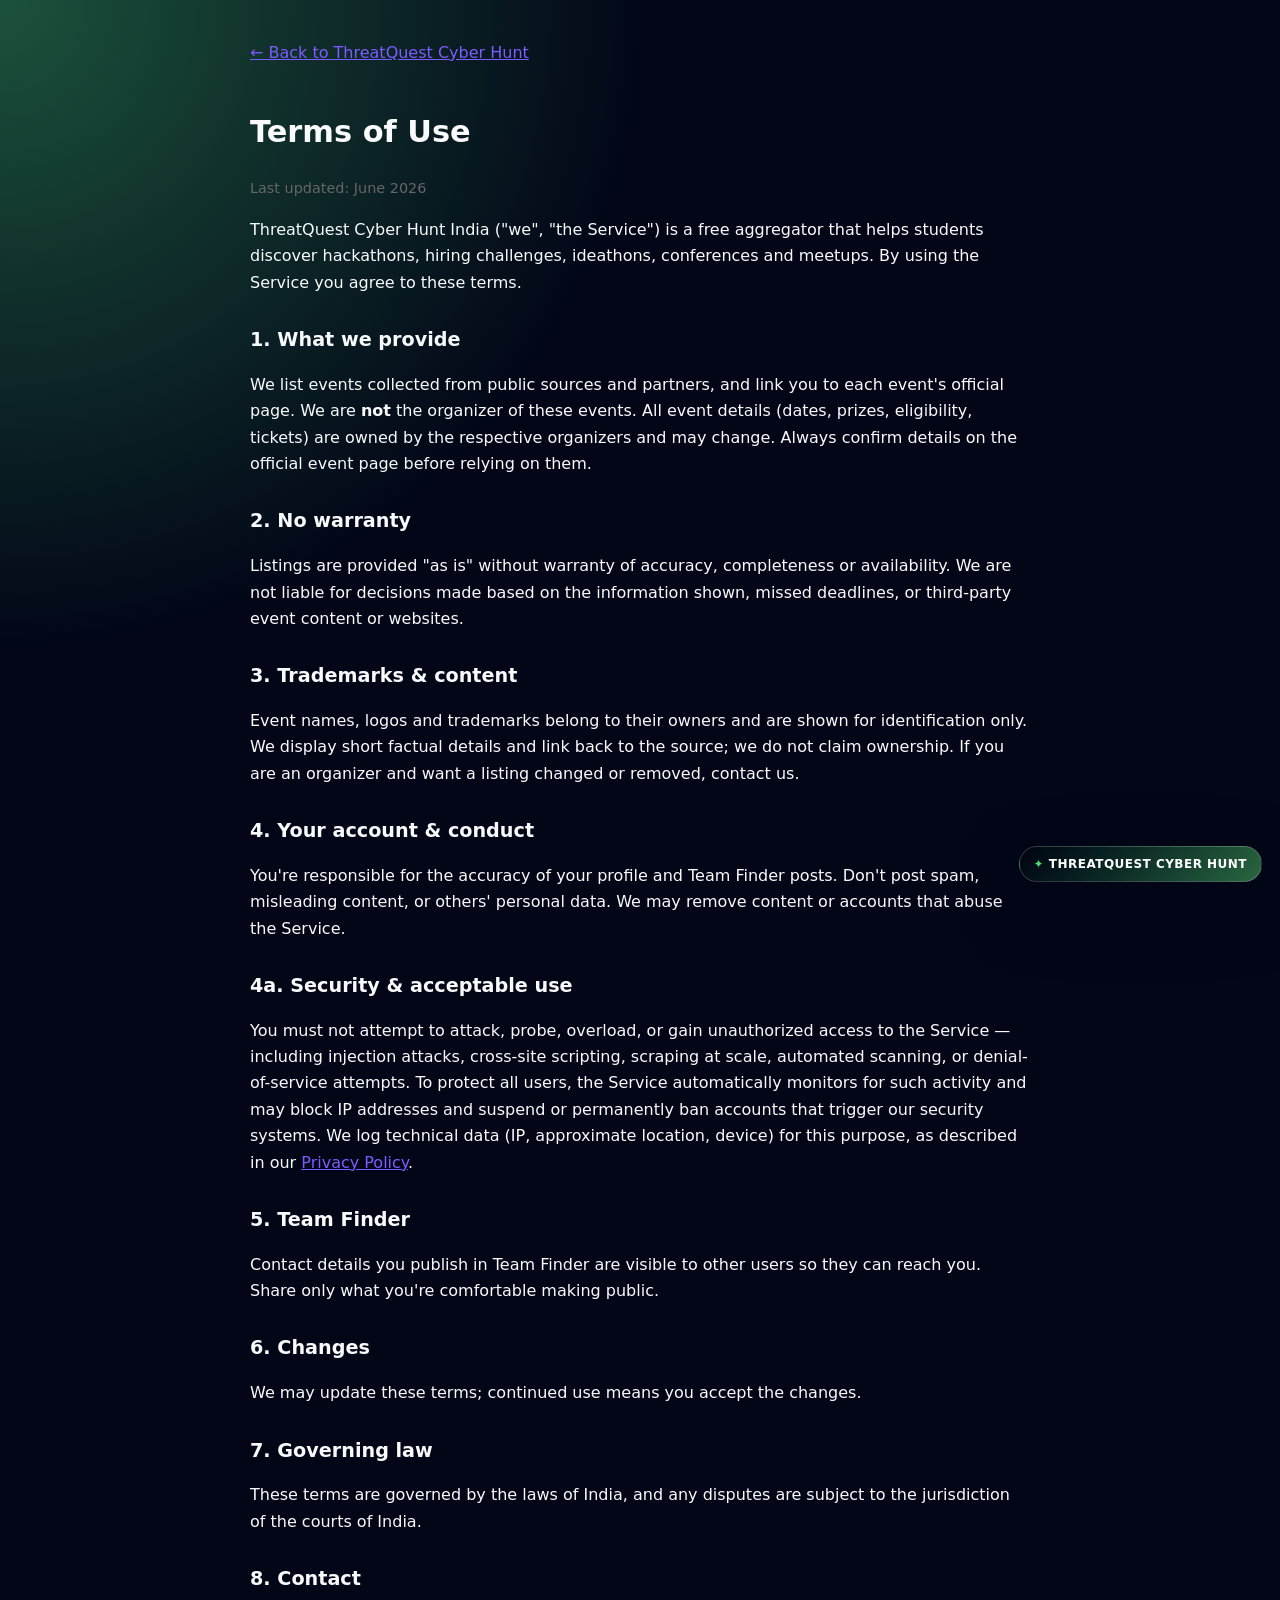
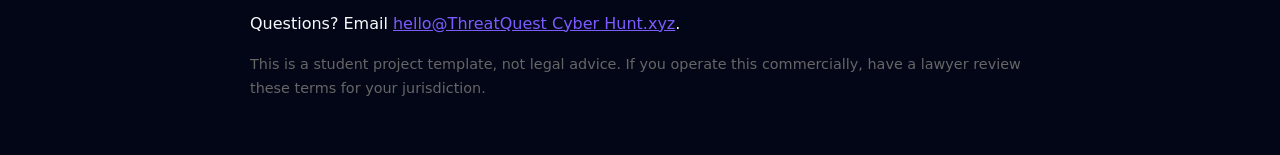
<file: frontend/terms.html>
<!DOCTYPE html>
<html lang="en"><head><meta charset="UTF-8">
<meta name="viewport" content="width=device-width,initial-scale=1">
<title>ThreatQuest Cyber Hunt</title>
<style>
body{font-family:Inter,system-ui,Arial,sans-serif;max-width:780px;margin:0 auto;padding:40px 20px;
  line-height:1.65;color:#1c1e2e;background:#fafbff}
h1{font-size:1.9rem}h2{margin-top:28px;font-size:1.2rem}a{color:#7c5cff}
.muted{color:#666;font-size:.9rem}.back{display:inline-block;margin-bottom:20px}
</style>  <link rel="stylesheet" href="assets/ayush-premium.css">
</head><body>
<a class="back" href="/">← Back to ThreatQuest Cyber Hunt</a>
<h1>Terms of Use</h1>
<p class="muted">Last updated: June 2026</p>

<p>ThreatQuest Cyber Hunt India ("we", "the Service") is a free aggregator that helps students discover
hackathons, hiring challenges, ideathons, conferences and meetups. By using the Service you
agree to these terms.</p>

<h2>1. What we provide</h2>
<p>We list events collected from public sources and partners, and link you to each event's
official page. We are <strong>not</strong> the organizer of these events. All event details
(dates, prizes, eligibility, tickets) are owned by the respective organizers and may change.
Always confirm details on the official event page before relying on them.</p>

<h2>2. No warranty</h2>
<p>Listings are provided "as is" without warranty of accuracy, completeness or availability.
We are not liable for decisions made based on the information shown, missed deadlines, or
third-party event content or websites.</p>

<h2>3. Trademarks & content</h2>
<p>Event names, logos and trademarks belong to their owners and are shown for identification
only. We display short factual details and link back to the source; we do not claim ownership.
If you are an organizer and want a listing changed or removed, contact us.</p>

<h2>4. Your account & conduct</h2>
<p>You're responsible for the accuracy of your profile and Team Finder posts. Don't post spam,
misleading content, or others' personal data. We may remove content or accounts that abuse the
Service.</p>

<h2>4a. Security & acceptable use</h2>
<p>You must not attempt to attack, probe, overload, or gain unauthorized access to the Service —
including injection attacks, cross-site scripting, scraping at scale, automated scanning, or
denial-of-service attempts. To protect all users, the Service automatically monitors for such
activity and may block IP addresses and suspend or permanently ban accounts that trigger our
security systems. We log technical data (IP, approximate location, device) for this purpose, as
described in our <a href="/privacy.html">Privacy Policy</a>.</p>

<h2>5. Team Finder</h2>
<p>Contact details you publish in Team Finder are visible to other users so they can reach you.
Share only what you're comfortable making public.</p>

<h2>6. Changes</h2>
<p>We may update these terms; continued use means you accept the changes.</p>

<h2>7. Governing law</h2>
<p>These terms are governed by the laws of India, and any disputes are subject to the jurisdiction
of the courts of India.</p>

<h2>8. Contact</h2>
<p>Questions? Email <a href="mailto:hello@ThreatQuest Cyber Hunt.xyz">hello@ThreatQuest Cyber Hunt.xyz</a>.</p>

<p class="muted">This is a student project template, not legal advice. If you operate this
commercially, have a lawyer review these terms for your jurisdiction.</p>
  <script src="assets/ayush-premium.js"></script>
</body></html>
</file>
<file: assets/ayush-premium.css>
/* ================= Ayush Premium Revamp Layer =================
   Project: ThreatQuest Cyber Hunt
   Owner: Ayush Anand
   Theme: Stealth Black + Hacker Green
   Purpose: Adds a premium, high-impact visual system while preserving existing app logic.
================================================================= */
:root {
  --ayush-primary: #020617;
  --ayush-accent: #4ade80;
  --ayush-ink: #f8fafc;
  --ayush-glass: rgba(255,255,255,0.09);
  --ayush-border: rgba(255,255,255,0.18);
  --ayush-shadow: 0 24px 70px rgba(2, 6, 23, .35);
}
body {
  background:
    radial-gradient(circle at top left, color-mix(in srgb, var(--ayush-accent) 35%, transparent), transparent 30%),
    radial-gradient(circle at bottom right, color-mix(in srgb, var(--ayush-primary) 55%, transparent), transparent 35%),
    linear-gradient(135deg, #020617 0%, var(--ayush-primary) 52%, #020617 100%) !important;
  color: var(--ayush-ink);
  min-height: 100vh;
}
a, button, input, select, textarea { transition: all .22s ease; }
button, .btn, [role="button"] {
  border-radius: 14px;
  box-shadow: 0 14px 35px rgba(0,0,0,.22);
}
button:hover, .btn:hover, [role="button"]:hover {
  transform: translateY(-1px) scale(1.01);
  box-shadow: 0 18px 45px rgba(0,0,0,.30), 0 0 22px color-mix(in srgb, var(--ayush-accent) 42%, transparent);
}
.card, .panel, .container, .dashboard-card, section, article {
  backdrop-filter: blur(18px);
}
.ayush-premium-badge {
  position: fixed; right: 18px; bottom: 18px; z-index: 9999;
  padding: 10px 14px; border-radius: 999px;
  background: linear-gradient(135deg, color-mix(in srgb, var(--ayush-primary) 70%, #000), color-mix(in srgb, var(--ayush-accent) 42%, #111));
  color: #fff; border: 1px solid var(--ayush-border);
  box-shadow: var(--ayush-shadow); font: 600 12px/1.2 system-ui, -apple-system, Segoe UI, sans-serif;
  letter-spacing: .04em; text-transform: uppercase;
}
@keyframes ayushPulse { 0%,100%{filter:brightness(1)} 50%{filter:brightness(1.18)} }
.ayush-premium-badge::before { content: '✦ '; color: var(--ayush-accent); animation: ayushPulse 2s infinite; }
</file>
<file: frontend/assets/ayush-premium.css>
/* ================= Ayush Premium Revamp Layer =================
   Project: ThreatQuest Cyber Hunt
   Owner: Ayush Anand
   Theme: Stealth Black + Hacker Green
   Purpose: Adds a premium, high-impact visual system while preserving existing app logic.
================================================================= */
:root {
  --ayush-primary: #020617;
  --ayush-accent: #4ade80;
  --ayush-ink: #f8fafc;
  --ayush-glass: rgba(255,255,255,0.09);
  --ayush-border: rgba(255,255,255,0.18);
  --ayush-shadow: 0 24px 70px rgba(2, 6, 23, .35);
}
body {
  background:
    radial-gradient(circle at top left, color-mix(in srgb, var(--ayush-accent) 35%, transparent), transparent 30%),
    radial-gradient(circle at bottom right, color-mix(in srgb, var(--ayush-primary) 55%, transparent), transparent 35%),
    linear-gradient(135deg, #020617 0%, var(--ayush-primary) 52%, #020617 100%) !important;
  color: var(--ayush-ink);
  min-height: 100vh;
}
a, button, input, select, textarea { transition: all .22s ease; }
button, .btn, [role="button"] {
  border-radius: 14px;
  box-shadow: 0 14px 35px rgba(0,0,0,.22);
}
button:hover, .btn:hover, [role="button"]:hover {
  transform: translateY(-1px) scale(1.01);
  box-shadow: 0 18px 45px rgba(0,0,0,.30), 0 0 22px color-mix(in srgb, var(--ayush-accent) 42%, transparent);
}
.card, .panel, .container, .dashboard-card, section, article {
  backdrop-filter: blur(18px);
}
.ayush-premium-badge {
  position: fixed; right: 18px; bottom: 18px; z-index: 9999;
  padding: 10px 14px; border-radius: 999px;
  background: linear-gradient(135deg, color-mix(in srgb, var(--ayush-primary) 70%, #000), color-mix(in srgb, var(--ayush-accent) 42%, #111));
  color: #fff; border: 1px solid var(--ayush-border);
  box-shadow: var(--ayush-shadow); font: 600 12px/1.2 system-ui, -apple-system, Segoe UI, sans-serif;
  letter-spacing: .04em; text-transform: uppercase;
}
@keyframes ayushPulse { 0%,100%{filter:brightness(1)} 50%{filter:brightness(1.18)} }
.ayush-premium-badge::before { content: '✦ '; color: var(--ayush-accent); animation: ayushPulse 2s infinite; }
</file>
